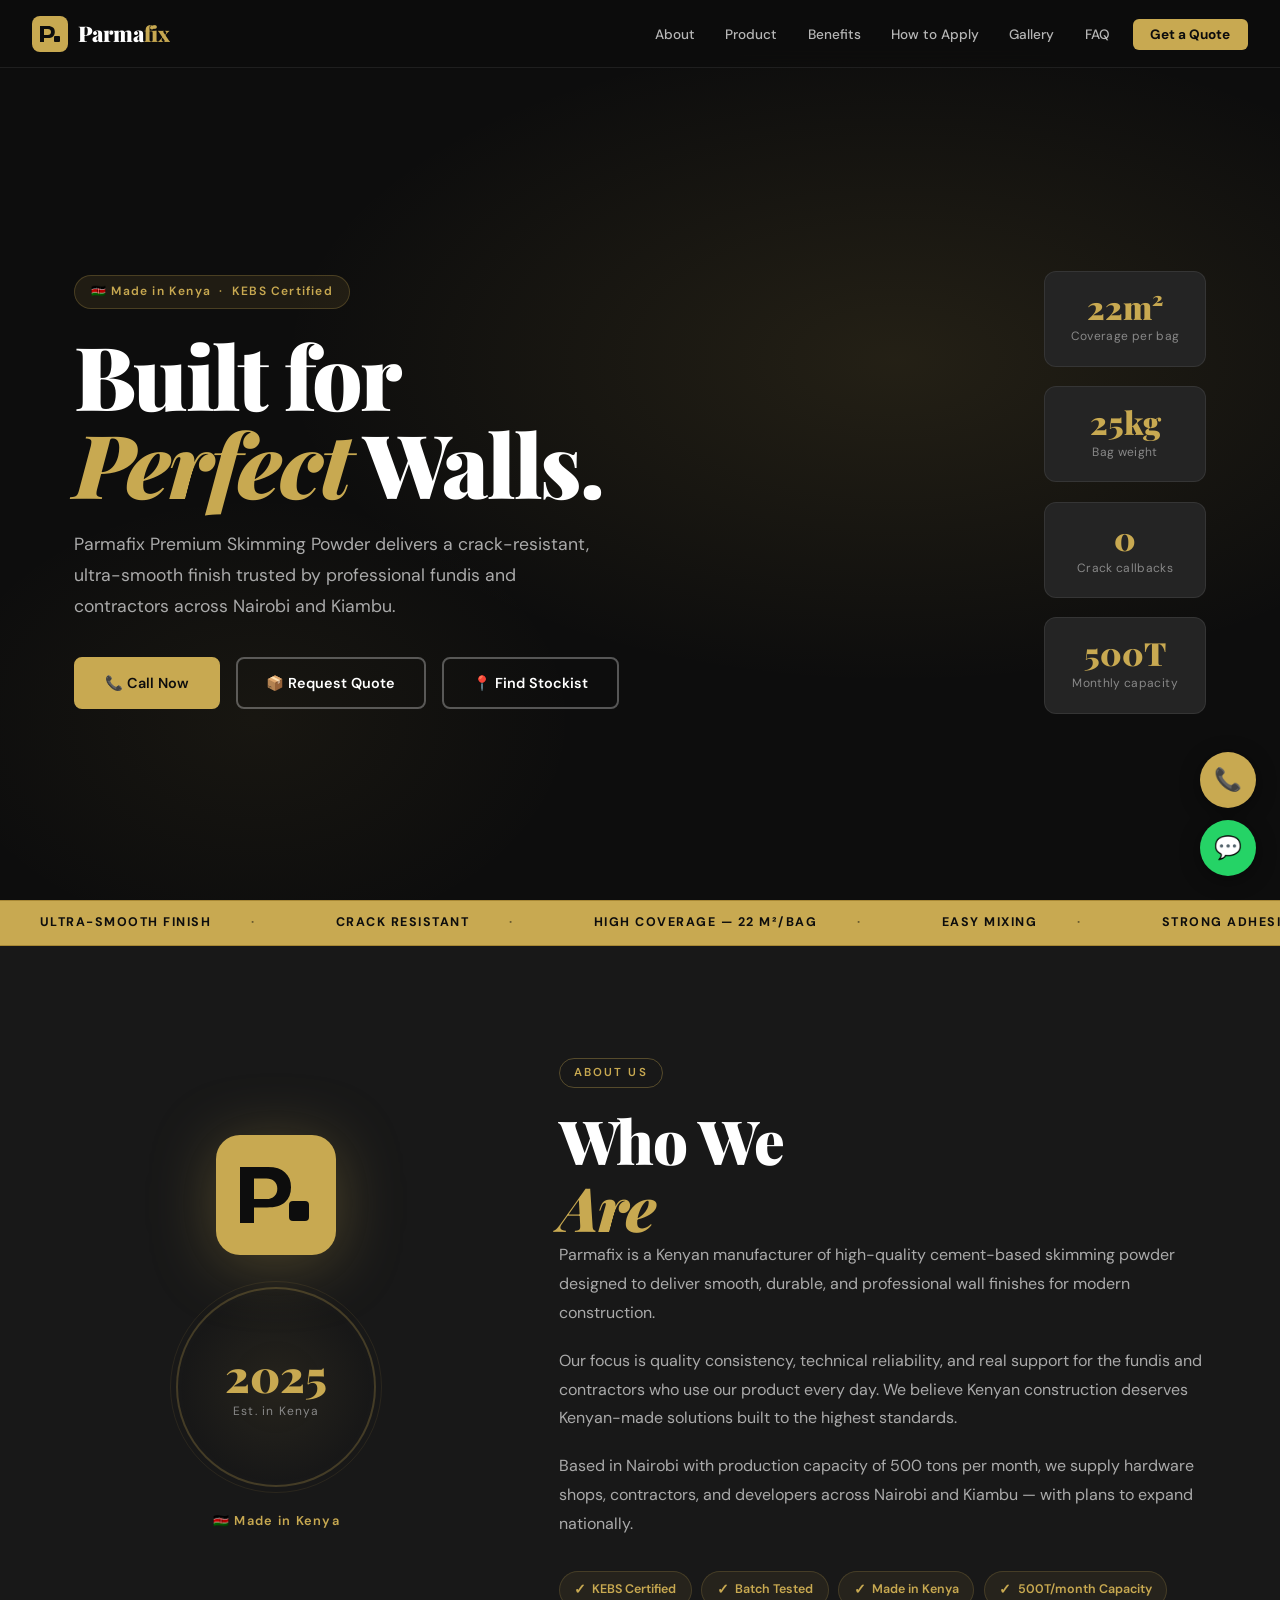
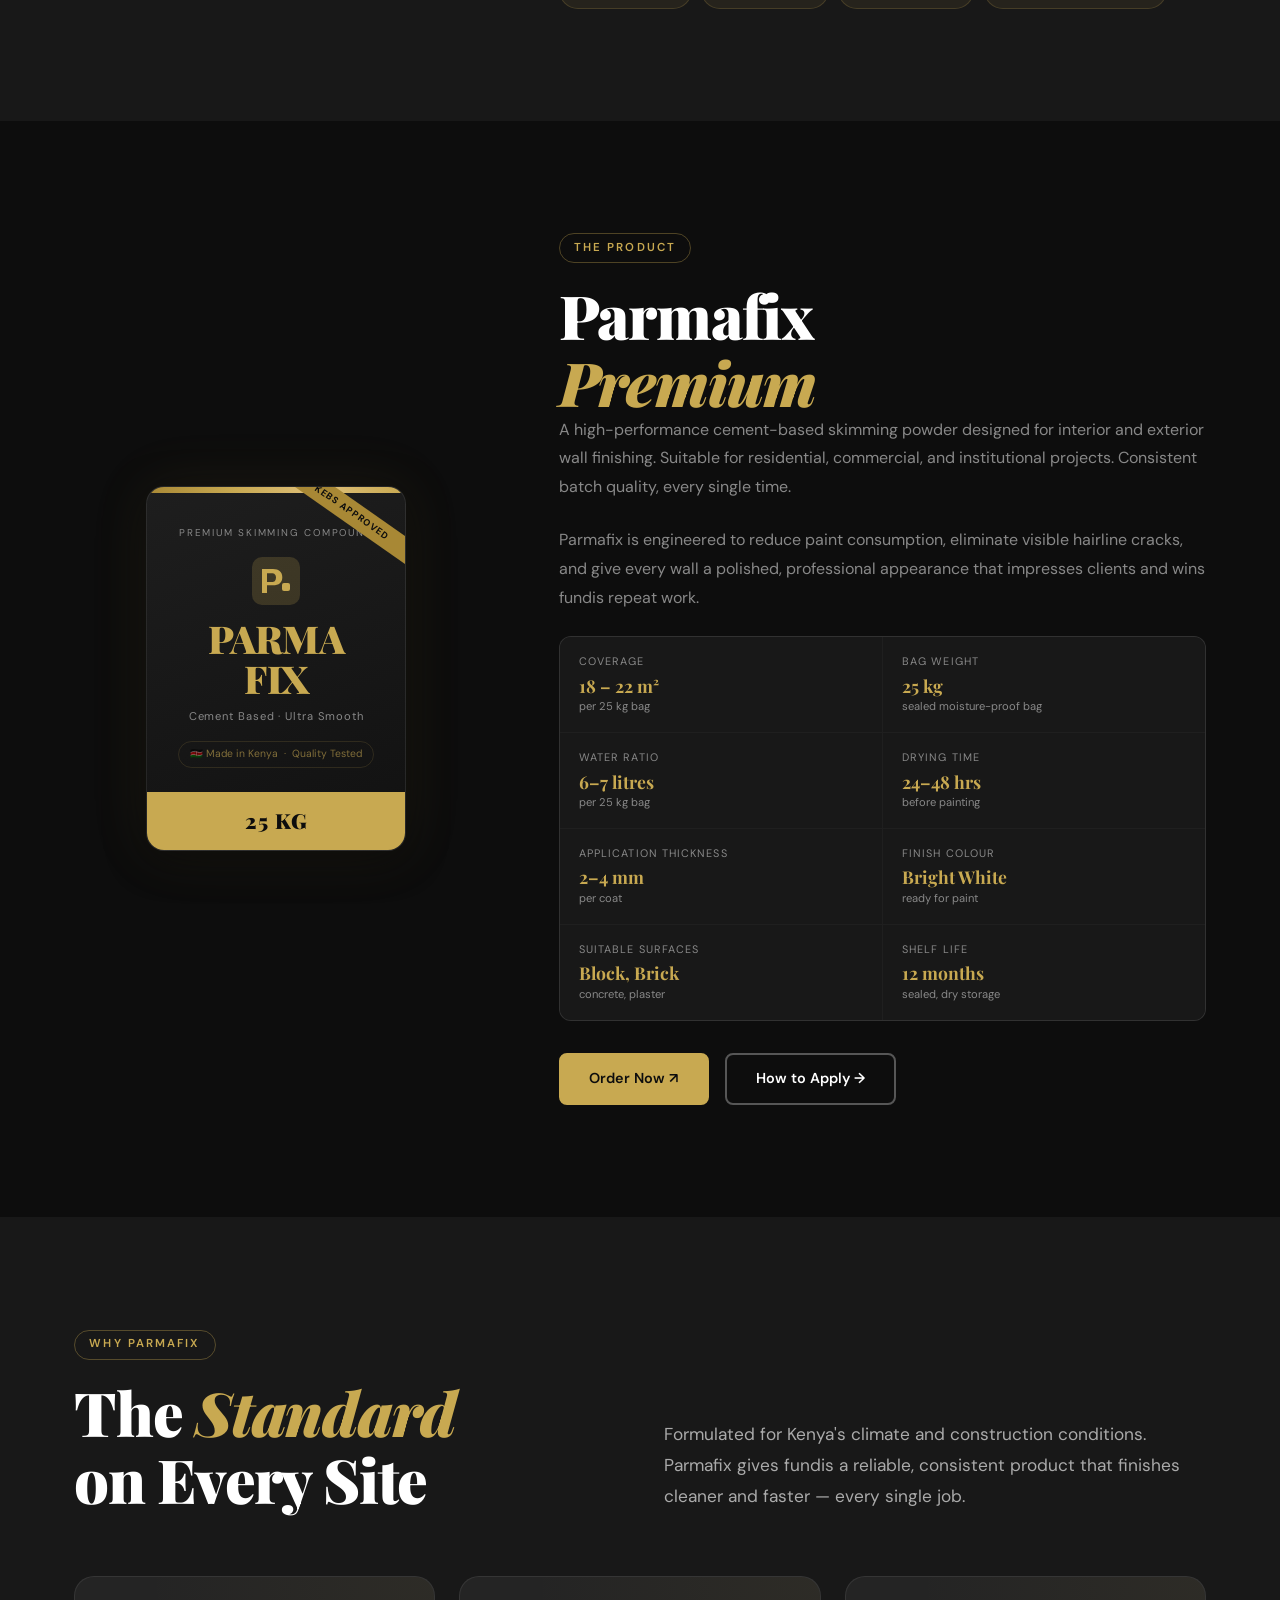
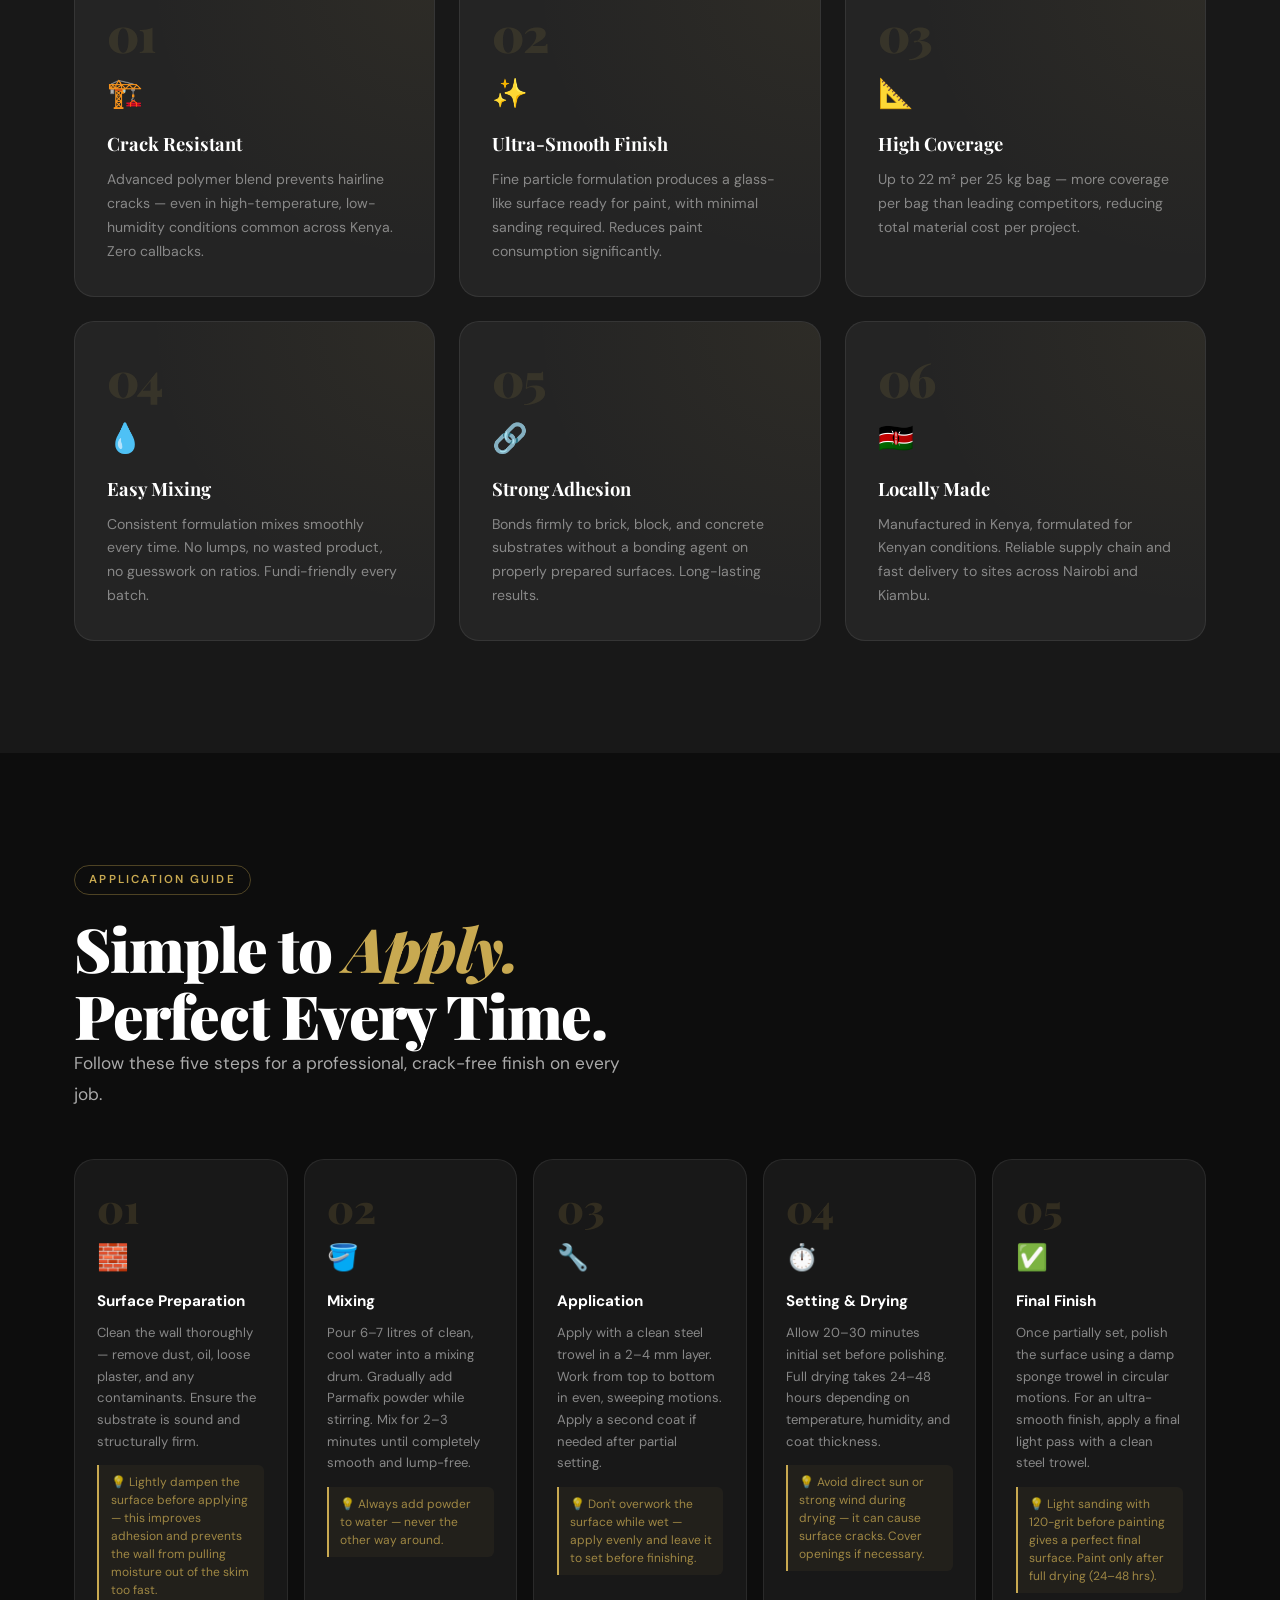
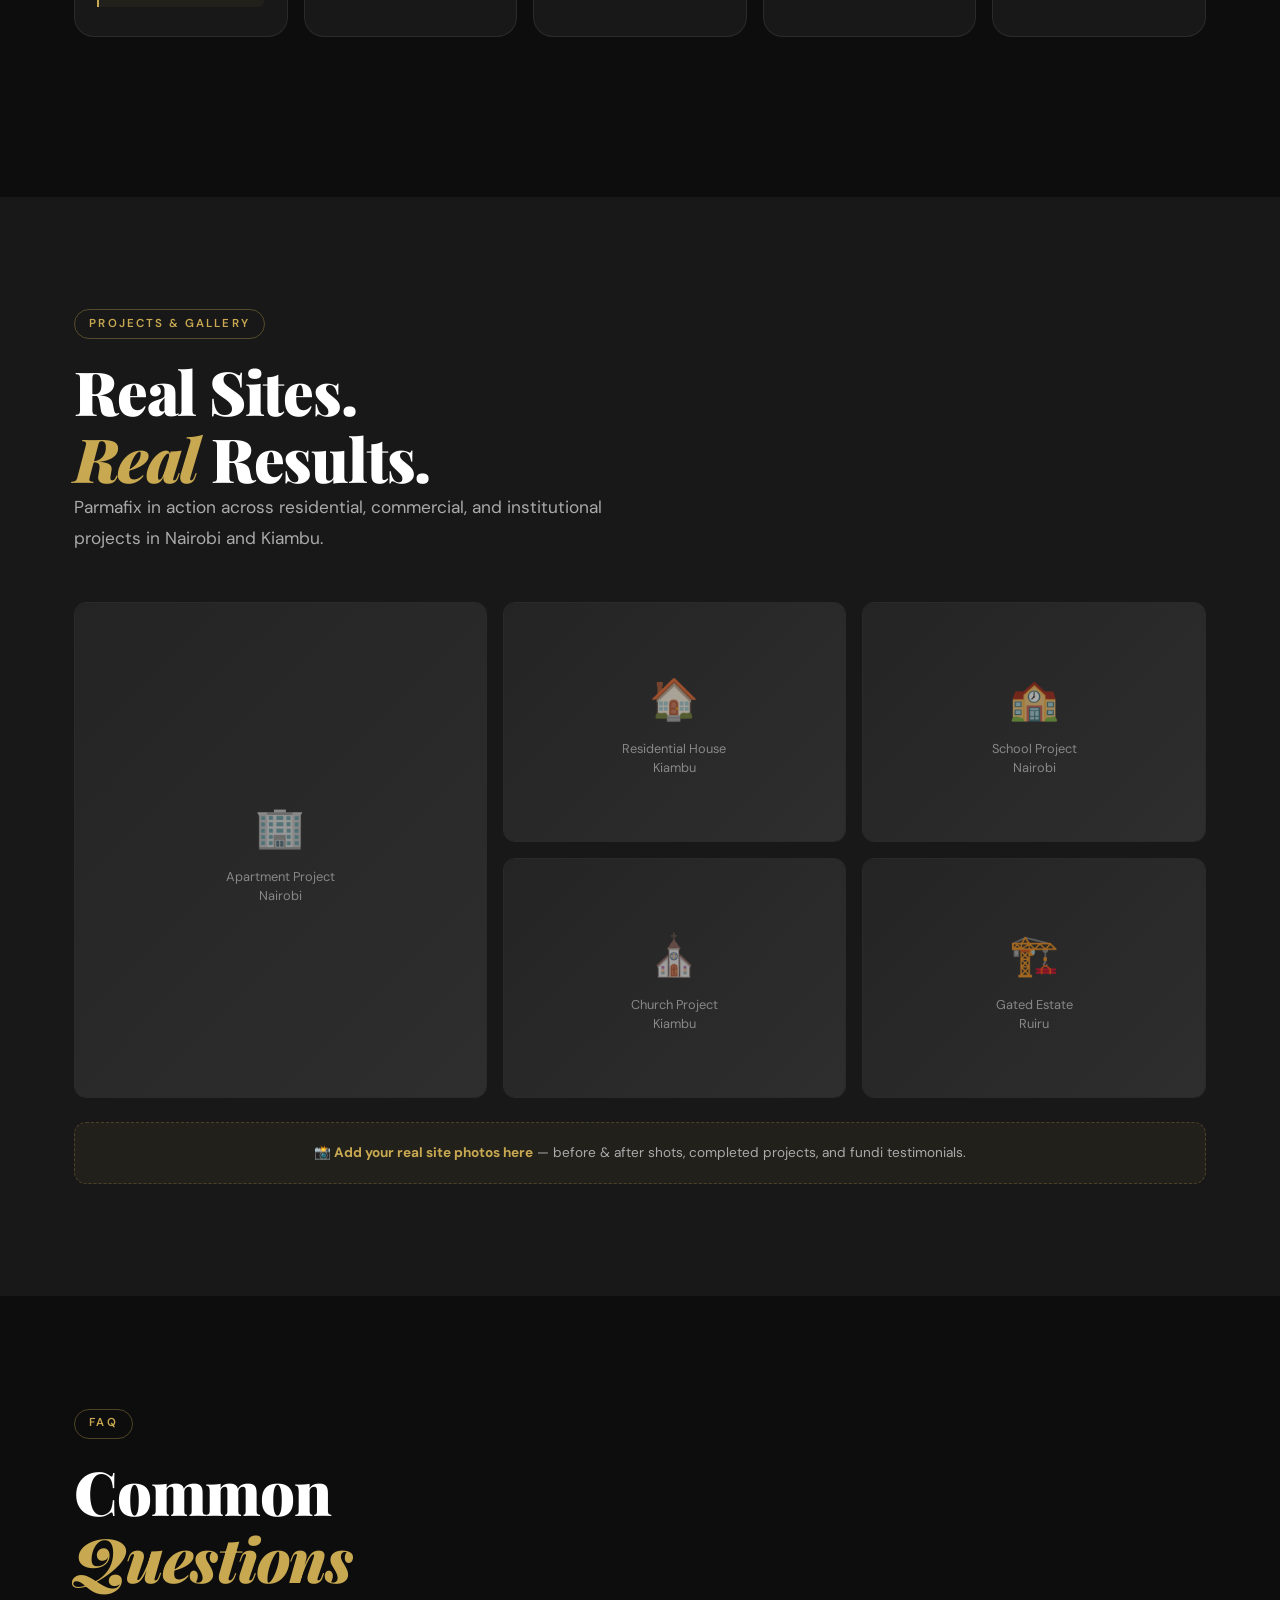
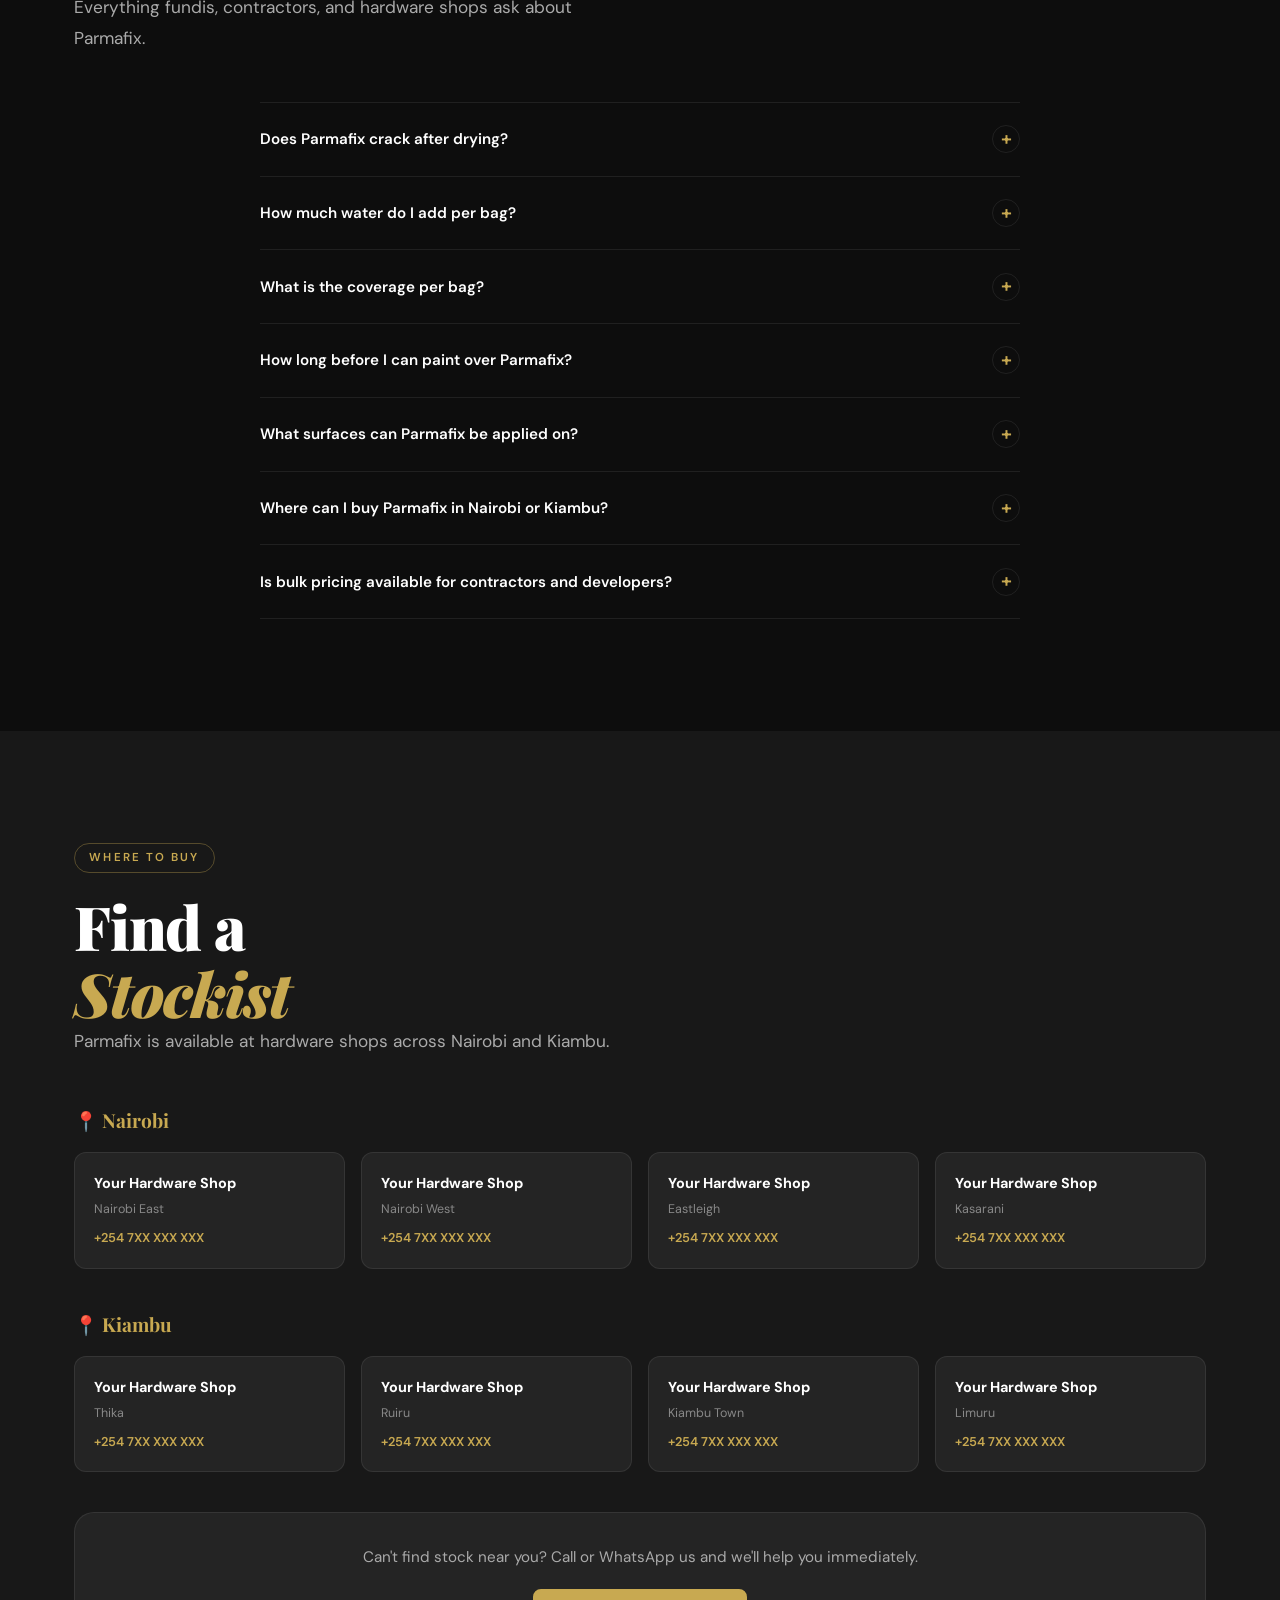
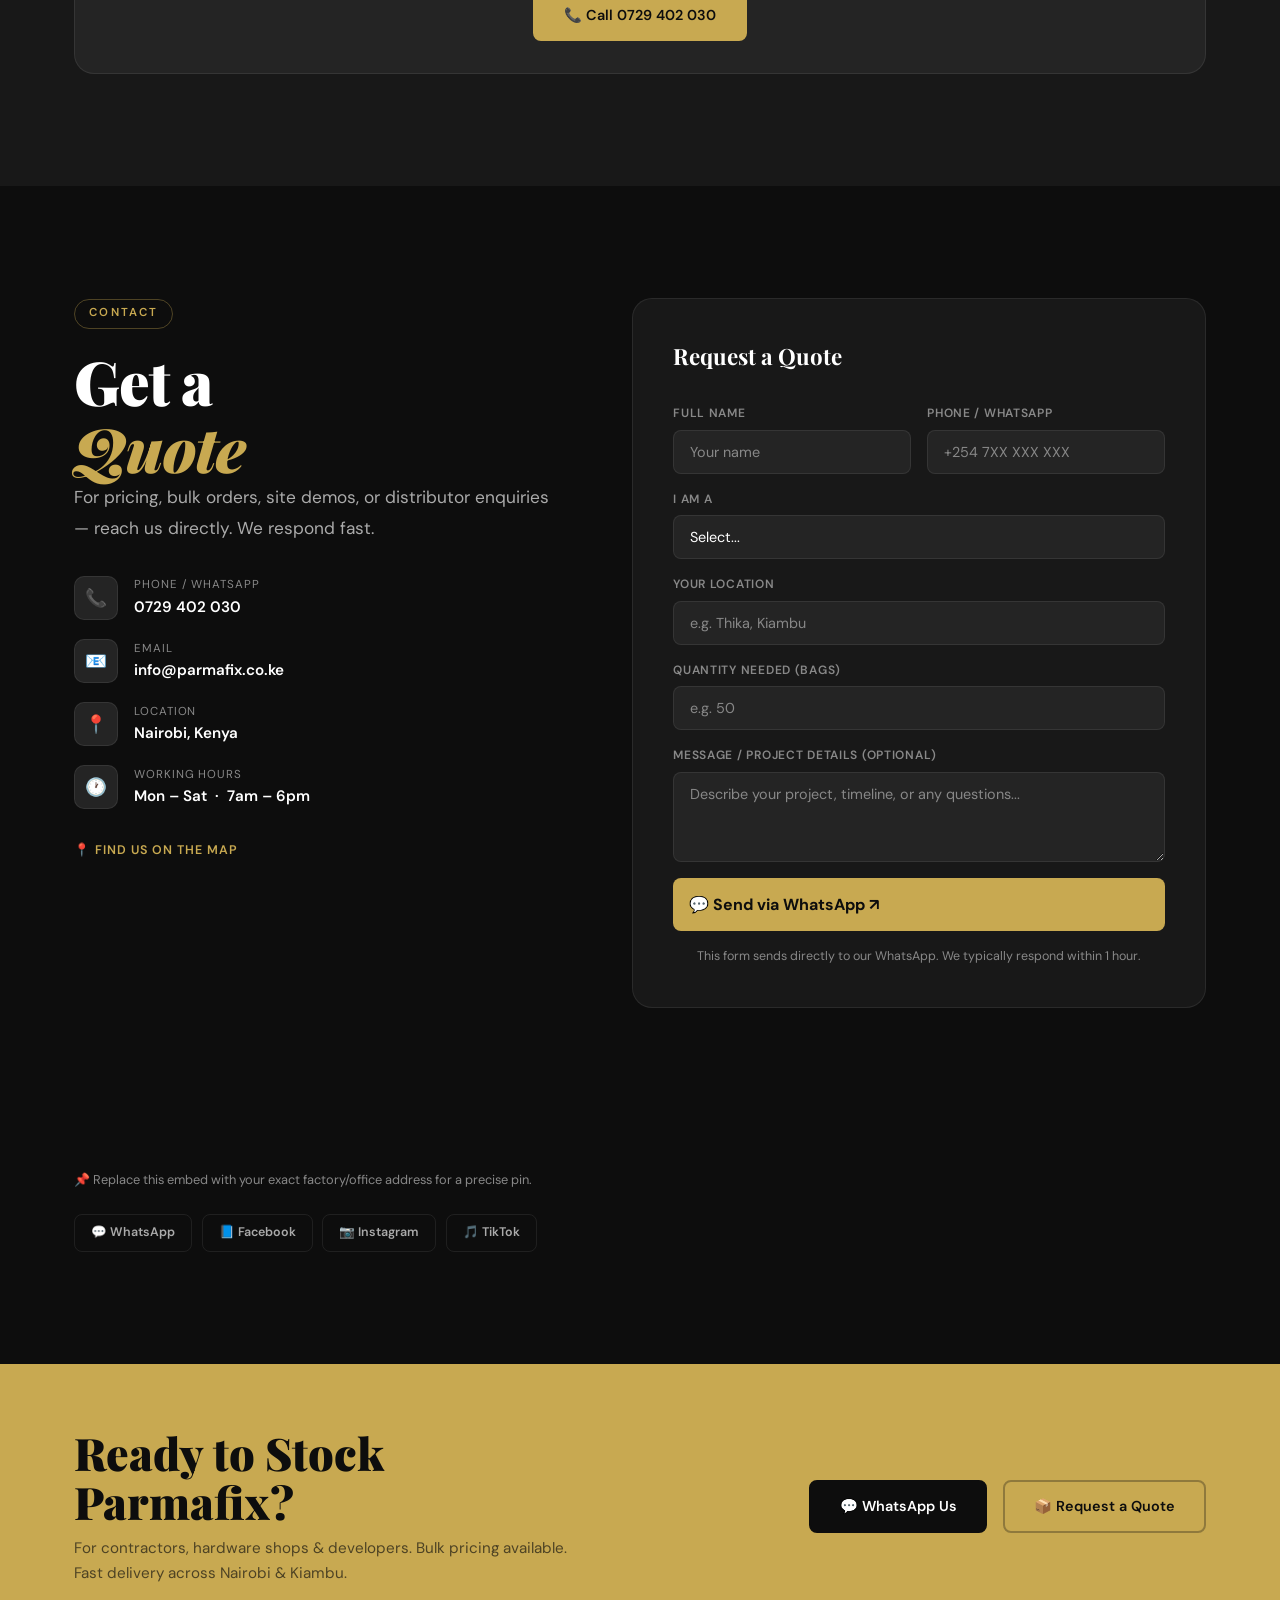
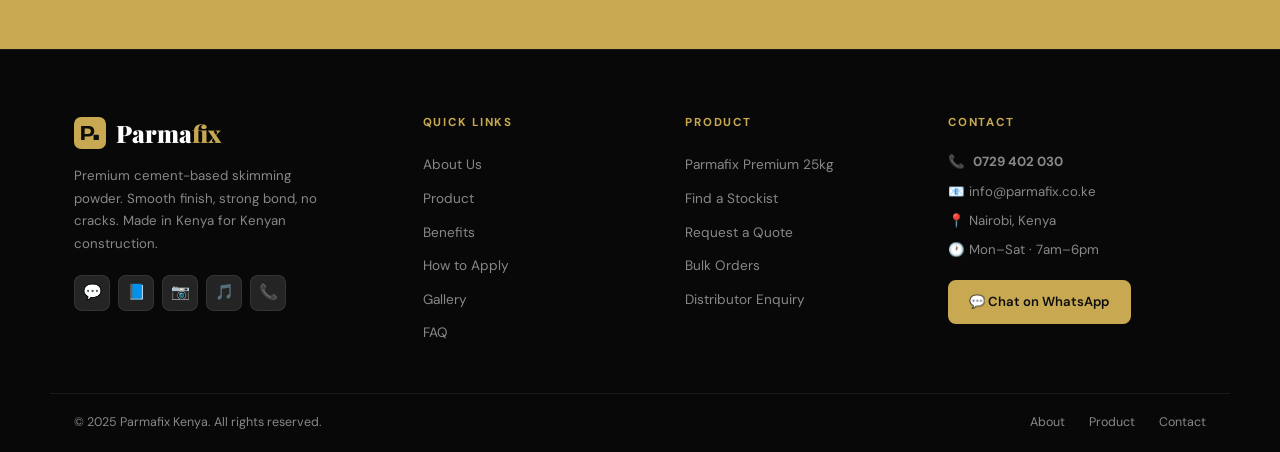
<file: images/index.html>
<!DOCTYPE html>
<html lang="en">
<head>
  <meta charset="UTF-8" />
  <meta name="viewport" content="width=device-width, initial-scale=1.0" />
  <meta name="description" content="Parmafix – Premium cement-based skimming powder. Smooth finish, crack resistant, high coverage. Made in Kenya. Trusted by fundis and contractors across Nairobi and Kiambu." />
  <meta name="keywords" content="skimming powder Kenya, skim coat Nairobi, cement skimming compound, wall finish Kenya, Parmafix" />
  <title>Parmafix – Premium Skimming Powder | Made in Kenya</title>
  <link rel="preconnect" href="https://fonts.googleapis.com">
  <link rel="preconnect" href="https://fonts.gstatic.com" crossorigin>
  <link href="https://fonts.googleapis.com/css2?family=Playfair+Display:ital,wght@0,700;0,900;1,700&family=DM+Sans:wght@300;400;500;600&display=swap" rel="stylesheet">
  <link rel="stylesheet" href="style.css" />
</head>
<body>

<!-- ===================== NAVBAR ===================== -->
<nav id="navbar">
  <a href="#hero" class="nav-logo">
    <div class="logo-mark">
      <svg width="36" height="36" viewBox="0 0 36 36" fill="none" xmlns="http://www.w3.org/2000/svg">
        <rect width="36" height="36" rx="8" fill="#C8A951"/>
        <path d="M8 26V10h8c2.2 0 3.9.5 5 1.6 1.2 1 1.8 2.5 1.8 4.4 0 1.9-.6 3.4-1.8 4.5-1.2 1-3 1.5-5.2 1.5H12v4H8zm4-7h3.8c1 0 1.8-.3 2.3-.8.6-.5.9-1.2.9-2.2 0-1-.3-1.7-.9-2.2-.5-.5-1.3-.8-2.3-.8H12v6z" fill="#0D0D0D"/>
        <rect x="22" y="20" width="6" height="6" rx="1" fill="#0D0D0D"/>
      </svg>
    </div>
    <span class="logo-text">Parma<em>fix</em></span>
  </a>
  <ul class="nav-links">
    <li><a href="#about">About</a></li>
    <li><a href="#product">Product</a></li>
    <li><a href="#benefits">Benefits</a></li>
    <li><a href="#apply">How to Apply</a></li>
    <li><a href="#gallery">Gallery</a></li>
    <li><a href="#faq">FAQ</a></li>
    <li><a href="#contact" class="nav-cta">Get a Quote</a></li>
  </ul>
  <div class="hamburger" id="hamburger" onclick="toggleMenu()">
    <span></span><span></span><span></span>
  </div>
</nav>

<!-- Mobile nav overlay -->
<div class="mobile-nav" id="mobileNav">
  <a href="#about" onclick="toggleMenu()">About</a>
  <a href="#product" onclick="toggleMenu()">Product</a>
  <a href="#benefits" onclick="toggleMenu()">Benefits</a>
  <a href="#apply" onclick="toggleMenu()">How to Apply</a>
  <a href="#gallery" onclick="toggleMenu()">Gallery</a>
  <a href="#faq" onclick="toggleMenu()">FAQ</a>
  <a href="#stockists" onclick="toggleMenu()">Stockists</a>
  <a href="#contact" onclick="toggleMenu()">Get a Quote</a>
</div>

<!-- ===================== HERO ===================== -->
<section id="hero">
  <div class="hero-noise"></div>
  <div class="hero-inner">
    <div class="hero-content">
      <div class="hero-badge">🇰🇪 Made in Kenya &nbsp;·&nbsp; KEBS Certified</div>
      <h1 class="hero-title">Built for<br><em>Perfect</em> Walls.</h1>
      <p class="hero-sub">
        Parmafix Premium Skimming Powder delivers a crack-resistant,
        ultra-smooth finish trusted by professional fundis and contractors
        across Nairobi and Kiambu.
      </p>
      <div class="hero-actions">
        <a href="tel:0729402030" class="btn btn-gold">📞 Call Now</a>
        <a href="#contact" class="btn btn-outline">📦 Request Quote</a>
        <a href="#stockists" class="btn btn-outline">📍 Find Stockist</a>
      </div>
    </div>
    <div class="hero-stats">
      <div class="hstat">
        <div class="hstat-num">22m²</div>
        <div class="hstat-label">Coverage per bag</div>
      </div>
      <div class="hstat">
        <div class="hstat-num">25kg</div>
        <div class="hstat-label">Bag weight</div>
      </div>
      <div class="hstat">
        <div class="hstat-num">0</div>
        <div class="hstat-label">Crack callbacks</div>
      </div>
      <div class="hstat">
        <div class="hstat-num">500T</div>
        <div class="hstat-label">Monthly capacity</div>
      </div>
    </div>
  </div>
</section>

<!-- ===================== TICKER ===================== -->
<div class="strip">
  <div class="strip-track">
    <div class="strip-item">Ultra-Smooth Finish</div>
    <div class="strip-item">Crack Resistant</div>
    <div class="strip-item">High Coverage — 22 m²/bag</div>
    <div class="strip-item">Easy Mixing</div>
    <div class="strip-item">Strong Adhesion</div>
    <div class="strip-item">Made in Kenya 🇰🇪</div>
    <div class="strip-item">KEBS Certified</div>
    <div class="strip-item">Fundi Approved</div>
    <div class="strip-item">Ultra-Smooth Finish</div>
    <div class="strip-item">Crack Resistant</div>
    <div class="strip-item">High Coverage — 22 m²/bag</div>
    <div class="strip-item">Easy Mixing</div>
    <div class="strip-item">Strong Adhesion</div>
    <div class="strip-item">Made in Kenya 🇰🇪</div>
    <div class="strip-item">KEBS Certified</div>
    <div class="strip-item">Fundi Approved</div>
  </div>
</div>

<!-- ===================== ABOUT ===================== -->
<section id="about">
  <div class="container">
    <div class="about-layout">
      <div class="about-visual reveal">
        <div class="about-logo-large">
          <svg width="120" height="120" viewBox="0 0 120 120" fill="none" xmlns="http://www.w3.org/2000/svg">
            <rect width="120" height="120" rx="24" fill="#C8A951"/>
            <path d="M24 88V32h28c7.5 0 13.2 1.8 17 5.4 4 3.5 6 8.4 6 14.8 0 6.4-2 11.4-6 15-4 3.5-10 5.2-18 5.2H38v15.6H24zm14-24h12.5c3.4 0 6-.9 7.8-2.8 2-1.8 3-4.3 3-7.5s-1-5.7-3-7.5c-1.8-1.8-4.4-2.7-7.8-2.7H38v20.5z" fill="#0D0D0D"/>
            <rect x="73" y="66" width="20" height="20" rx="4" fill="#0D0D0D"/>
          </svg>
        </div>
        <div class="about-ring">
          <div class="about-inner">
            <div class="about-year">2025</div>
            <div class="about-year-label">Est. in Kenya</div>
          </div>
        </div>
        <div class="about-made">🇰🇪 Made in Kenya</div>
      </div>
      <div class="about-text reveal">
        <div class="section-tag">About Us</div>
        <h2 class="headline">Who We<br><em>Are</em></h2>
        <p>Parmafix is a Kenyan manufacturer of high-quality cement-based skimming powder designed to deliver smooth, durable, and professional wall finishes for modern construction.</p>
        <p>Our focus is quality consistency, technical reliability, and real support for the fundis and contractors who use our product every day. We believe Kenyan construction deserves Kenyan-made solutions built to the highest standards.</p>
        <p>Based in Nairobi with production capacity of 500 tons per month, we supply hardware shops, contractors, and developers across Nairobi and Kiambu — with plans to expand nationally.</p>
        <div class="trust-badges">
          <div class="badge"><span>✓</span> KEBS Certified</div>
          <div class="badge"><span>✓</span> Batch Tested</div>
          <div class="badge"><span>✓</span> Made in Kenya</div>
          <div class="badge"><span>✓</span> 500T/month Capacity</div>
        </div>
      </div>
    </div>
  </div>
</section>

<!-- ===================== PRODUCT ===================== -->
<section id="product">
  <div class="container">
    <div class="product-layout">
      <div class="bag-wrap reveal">
        <div class="bag">
          <div class="bag-stripe"></div>
          <div class="bag-inner">
            <div class="bag-tag">Premium Skimming Compound</div>
            <div class="bag-logo-icon">
              <svg width="48" height="48" viewBox="0 0 48 48" fill="none" xmlns="http://www.w3.org/2000/svg">
                <rect width="48" height="48" rx="10" fill="rgba(200,169,81,0.2)"/>
                <path d="M10 36V12h11c3 0 5.3.7 6.9 2.2 1.6 1.4 2.4 3.4 2.4 6s-.8 4.6-2.4 6c-1.6 1.4-4 2.1-7.2 2.1H15v7.7H10zm5-11h4.8c1.4 0 2.4-.4 3.1-1.1.7-.8 1.1-1.9 1.1-3.3s-.4-2.5-1.1-3.2c-.7-.8-1.8-1.1-3.1-1.1H15V25z" fill="#C8A951"/>
                <rect x="30" y="26" width="8" height="8" rx="2" fill="#C8A951"/>
              </svg>
            </div>
            <div class="bag-name">PARMA<br>FIX</div>
            <div class="bag-sub">Cement Based · Ultra Smooth</div>
            <div class="bag-cert">🇰🇪 Made in Kenya &nbsp;·&nbsp; Quality Tested</div>
          </div>
          <div class="bag-bottom">25 KG</div>
          <div class="bag-corner">KEBS Approved</div>
        </div>
      </div>
      <div class="product-info reveal">
        <div class="section-tag">The Product</div>
        <h2 class="headline">Parmafix<br><em>Premium</em></h2>
        <p style="color:var(--muted); margin-bottom:1.5rem; line-height:1.8;">
          A high-performance cement-based skimming powder designed for interior and exterior
          wall finishing. Suitable for residential, commercial, and institutional projects.
          Consistent batch quality, every single time.
        </p>
        <p style="color:var(--muted); margin-bottom:1.5rem; line-height:1.8;">
          Parmafix is engineered to reduce paint consumption, eliminate visible hairline
          cracks, and give every wall a polished, professional appearance that impresses
          clients and wins fundis repeat work.
        </p>

        <div class="specs-grid">
          <div class="spec-cell">
            <div class="spec-key">Coverage</div>
            <div class="spec-val">18 – 22 m²</div>
            <div class="spec-note">per 25 kg bag</div>
          </div>
          <div class="spec-cell">
            <div class="spec-key">Bag Weight</div>
            <div class="spec-val">25 kg</div>
            <div class="spec-note">sealed moisture-proof bag</div>
          </div>
          <div class="spec-cell">
            <div class="spec-key">Water Ratio</div>
            <div class="spec-val">6–7 litres</div>
            <div class="spec-note">per 25 kg bag</div>
          </div>
          <div class="spec-cell">
            <div class="spec-key">Drying Time</div>
            <div class="spec-val">24–48 hrs</div>
            <div class="spec-note">before painting</div>
          </div>
          <div class="spec-cell">
            <div class="spec-key">Application Thickness</div>
            <div class="spec-val">2–4 mm</div>
            <div class="spec-note">per coat</div>
          </div>
          <div class="spec-cell">
            <div class="spec-key">Finish Colour</div>
            <div class="spec-val">Bright White</div>
            <div class="spec-note">ready for paint</div>
          </div>
          <div class="spec-cell">
            <div class="spec-key">Suitable Surfaces</div>
            <div class="spec-val">Block, Brick</div>
            <div class="spec-note">concrete, plaster</div>
          </div>
          <div class="spec-cell">
            <div class="spec-key">Shelf Life</div>
            <div class="spec-val">12 months</div>
            <div class="spec-note">sealed, dry storage</div>
          </div>
        </div>

        <div style="display:flex; gap:1rem; flex-wrap:wrap; margin-top:0.5rem;">
          <a href="#contact" class="btn btn-gold">Order Now ↗</a>
          <a href="#apply" class="btn btn-outline">How to Apply →</a>
        </div>
      </div>
    </div>
  </div>
</section>

<!-- ===================== BENEFITS ===================== -->
<section id="benefits">
  <div class="container">
    <div class="benefits-top reveal">
      <div>
        <div class="section-tag">Why Parmafix</div>
        <h2 class="headline">The <em>Standard</em><br>on Every Site</h2>
      </div>
      <p class="lead" style="margin-bottom:0;">
        Formulated for Kenya's climate and construction conditions.
        Parmafix gives fundis a reliable, consistent product that finishes
        cleaner and faster — every single job.
      </p>
    </div>
    <div class="benefits-grid">
      <div class="benefit-card reveal">
        <div class="bc-num">01</div>
        <div class="bc-icon">🏗️</div>
        <div class="bc-title">Crack Resistant</div>
        <p class="bc-desc">Advanced polymer blend prevents hairline cracks — even in high-temperature, low-humidity conditions common across Kenya. Zero callbacks.</p>
      </div>
      <div class="benefit-card reveal">
        <div class="bc-num">02</div>
        <div class="bc-icon">✨</div>
        <div class="bc-title">Ultra-Smooth Finish</div>
        <p class="bc-desc">Fine particle formulation produces a glass-like surface ready for paint, with minimal sanding required. Reduces paint consumption significantly.</p>
      </div>
      <div class="benefit-card reveal">
        <div class="bc-num">03</div>
        <div class="bc-icon">📐</div>
        <div class="bc-title">High Coverage</div>
        <p class="bc-desc">Up to 22 m² per 25 kg bag — more coverage per bag than leading competitors, reducing total material cost per project.</p>
      </div>
      <div class="benefit-card reveal">
        <div class="bc-num">04</div>
        <div class="bc-icon">💧</div>
        <div class="bc-title">Easy Mixing</div>
        <p class="bc-desc">Consistent formulation mixes smoothly every time. No lumps, no wasted product, no guesswork on ratios. Fundi-friendly every batch.</p>
      </div>
      <div class="benefit-card reveal">
        <div class="bc-num">05</div>
        <div class="bc-icon">🔗</div>
        <div class="bc-title">Strong Adhesion</div>
        <p class="bc-desc">Bonds firmly to brick, block, and concrete substrates without a bonding agent on properly prepared surfaces. Long-lasting results.</p>
      </div>
      <div class="benefit-card reveal">
        <div class="bc-num">06</div>
        <div class="bc-icon">🇰🇪</div>
        <div class="bc-title">Locally Made</div>
        <p class="bc-desc">Manufactured in Kenya, formulated for Kenyan conditions. Reliable supply chain and fast delivery to sites across Nairobi and Kiambu.</p>
      </div>
    </div>
  </div>
</section>

<!-- ===================== HOW TO APPLY ===================== -->
<section id="apply">
  <div class="container">
    <div class="reveal">
      <div class="section-tag">Application Guide</div>
      <h2 class="headline">Simple to <em>Apply.</em><br>Perfect Every Time.</h2>
      <p class="lead">Follow these five steps for a professional, crack-free finish on every job.</p>
    </div>
    <div class="steps-wrap reveal">
      <div class="step">
        <div class="step-num">01</div>
        <span class="step-icon">🧱</span>
        <div class="step-title">Surface Preparation</div>
        <p class="step-desc">Clean the wall thoroughly — remove dust, oil, loose plaster, and any contaminants. Ensure the substrate is sound and structurally firm.</p>
        <div class="step-tip">💡 Lightly dampen the surface before applying — this improves adhesion and prevents the wall from pulling moisture out of the skim too fast.</div>
      </div>
      <div class="step">
        <div class="step-num">02</div>
        <span class="step-icon">🪣</span>
        <div class="step-title">Mixing</div>
        <p class="step-desc">Pour 6–7 litres of clean, cool water into a mixing drum. Gradually add Parmafix powder while stirring. Mix for 2–3 minutes until completely smooth and lump-free.</p>
        <div class="step-tip">💡 Always add powder to water — never the other way around.</div>
      </div>
      <div class="step">
        <div class="step-num">03</div>
        <span class="step-icon">🔧</span>
        <div class="step-title">Application</div>
        <p class="step-desc">Apply with a clean steel trowel in a 2–4 mm layer. Work from top to bottom in even, sweeping motions. Apply a second coat if needed after partial setting.</p>
        <div class="step-tip">💡 Don't overwork the surface while wet — apply evenly and leave it to set before finishing.</div>
      </div>
      <div class="step">
        <div class="step-num">04</div>
        <span class="step-icon">⏱️</span>
        <div class="step-title">Setting &amp; Drying</div>
        <p class="step-desc">Allow 20–30 minutes initial set before polishing. Full drying takes 24–48 hours depending on temperature, humidity, and coat thickness.</p>
        <div class="step-tip">💡 Avoid direct sun or strong wind during drying — it can cause surface cracks. Cover openings if necessary.</div>
      </div>
      <div class="step">
        <div class="step-num">05</div>
        <span class="step-icon">✅</span>
        <div class="step-title">Final Finish</div>
        <p class="step-desc">Once partially set, polish the surface using a damp sponge trowel in circular motions. For an ultra-smooth finish, apply a final light pass with a clean steel trowel.</p>
        <div class="step-tip">💡 Light sanding with 120-grit before painting gives a perfect final surface. Paint only after full drying (24–48 hrs).</div>
      </div>
    </div>
  </div>
</section>

<!-- ===================== GALLERY ===================== -->
<section id="gallery">
  <div class="container">
    <div class="reveal">
      <div class="section-tag">Projects &amp; Gallery</div>
      <h2 class="headline">Real Sites.<br><em>Real</em> Results.</h2>
      <p class="lead">Parmafix in action across residential, commercial, and institutional projects in Nairobi and Kiambu.</p>
    </div>
    <div class="gallery-grid reveal">
      <div class="gallery-item tall">
        <div class="gallery-placeholder">
          <div class="gp-icon">🏢</div>
          <div class="gp-text">Apartment Project<br>Nairobi</div>
        </div>
        <div class="gallery-overlay">
          <div class="overlay-tag">Residential · Nairobi CBD</div>
        </div>
      </div>
      <div class="gallery-item">
        <div class="gallery-placeholder">
          <div class="gp-icon">🏠</div>
          <div class="gp-text">Residential House<br>Kiambu</div>
        </div>
        <div class="gallery-overlay">
          <div class="overlay-tag">Residential · Kiambu</div>
        </div>
      </div>
      <div class="gallery-item">
        <div class="gallery-placeholder">
          <div class="gp-icon">🏫</div>
          <div class="gp-text">School Project<br>Nairobi</div>
        </div>
        <div class="gallery-overlay">
          <div class="overlay-tag">Institutional · Nairobi</div>
        </div>
      </div>
      <div class="gallery-item">
        <div class="gallery-placeholder">
          <div class="gp-icon">⛪</div>
          <div class="gp-text">Church Project<br>Kiambu</div>
        </div>
        <div class="gallery-overlay">
          <div class="overlay-tag">Commercial · Kiambu</div>
        </div>
      </div>
      <div class="gallery-item">
        <div class="gallery-placeholder">
          <div class="gp-icon">🏗️</div>
          <div class="gp-text">Gated Estate<br>Ruiru</div>
        </div>
        <div class="gallery-overlay">
          <div class="overlay-tag">Developer · Ruiru</div>
        </div>
      </div>
    </div>
    <div class="gallery-note reveal">
      <strong>📸 Add your real site photos here</strong> — before &amp; after shots, completed projects, and fundi testimonials.
    </div>
  </div>
</section>

<!-- ===================== FAQ ===================== -->
<section id="faq">
  <div class="container">
    <div class="reveal">
      <div class="section-tag">FAQ</div>
      <h2 class="headline">Common<br><em>Questions</em></h2>
      <p class="lead">Everything fundis, contractors, and hardware shops ask about Parmafix.</p>
    </div>
    <div class="faq-list reveal">
      <div class="faq-item">
        <div class="faq-q" onclick="toggleFaq(this)">
          Does Parmafix crack after drying?
          <div class="faq-icon">+</div>
        </div>
        <div class="faq-a">No. Parmafix contains a polymer blend specifically formulated to resist hairline cracking — even in Kenya's heat and humidity changes. Provided the surface is properly prepared and the correct water ratio is used, cracking is not a concern.</div>
      </div>
      <div class="faq-item">
        <div class="faq-q" onclick="toggleFaq(this)">
          How much water do I add per bag?
          <div class="faq-icon">+</div>
        </div>
        <div class="faq-a">Add 6–7 litres of clean, cool water per 25 kg bag. Always add the powder gradually to the water and mix for 2–3 minutes until smooth and lump-free.</div>
      </div>
      <div class="faq-item">
        <div class="faq-q" onclick="toggleFaq(this)">
          What is the coverage per bag?
          <div class="faq-icon">+</div>
        </div>
        <div class="faq-a">One 25 kg bag covers 18–22 m² at a 2–4 mm application thickness. Coverage varies slightly depending on surface texture and application technique.</div>
      </div>
      <div class="faq-item">
        <div class="faq-q" onclick="toggleFaq(this)">
          How long before I can paint over Parmafix?
          <div class="faq-icon">+</div>
        </div>
        <div class="faq-a">Allow a minimum of 24–48 hours for the skim to fully dry before painting. Always wait for a fully white, dry surface.</div>
      </div>
      <div class="faq-item">
        <div class="faq-q" onclick="toggleFaq(this)">
          What surfaces can Parmafix be applied on?
          <div class="faq-icon">+</div>
        </div>
        <div class="faq-a">Parmafix works on concrete walls, sand cement plaster, blocks, and brick. The surface must be clean, dry, and structurally sound.</div>
      </div>
      <div class="faq-item">
        <div class="faq-q" onclick="toggleFaq(this)">
          Where can I buy Parmafix in Nairobi or Kiambu?
          <div class="faq-icon">+</div>
        </div>
        <div class="faq-a">Parmafix is stocked at hardware shops across Nairobi and Kiambu. Call/WhatsApp us at 0729 402 030 and we'll direct you to the closest stockist or arrange delivery.</div>
      </div>
      <div class="faq-item">
        <div class="faq-q" onclick="toggleFaq(this)">
          Is bulk pricing available for contractors and developers?
          <div class="faq-icon">+</div>
        </div>
        <div class="faq-a">Yes. Parmafix offers competitive bulk pricing for contractors, developers, and hardware shops. Contact us on 0729 402 030 or use the quote form below.</div>
      </div>
    </div>
  </div>
</section>

<!-- ===================== STOCKISTS ===================== -->
<section id="stockists">
  <div class="container">
    <div class="stockist-intro reveal">
      <div class="section-tag">Where to Buy</div>
      <h2 class="headline">Find a<br><em>Stockist</em></h2>
      <p class="lead">Parmafix is available at hardware shops across Nairobi and Kiambu.</p>
    </div>
    <div class="region-block reveal">
      <div class="region-title">📍 Nairobi</div>
      <div class="stockist-list">
        <div class="stockist-card">
          <div class="sc-name">Your Hardware Shop</div>
          <div class="sc-area">Nairobi East</div>
          <div class="sc-phone">+254 7XX XXX XXX</div>
        </div>
        <div class="stockist-card">
          <div class="sc-name">Your Hardware Shop</div>
          <div class="sc-area">Nairobi West</div>
          <div class="sc-phone">+254 7XX XXX XXX</div>
        </div>
        <div class="stockist-card">
          <div class="sc-name">Your Hardware Shop</div>
          <div class="sc-area">Eastleigh</div>
          <div class="sc-phone">+254 7XX XXX XXX</div>
        </div>
        <div class="stockist-card">
          <div class="sc-name">Your Hardware Shop</div>
          <div class="sc-area">Kasarani</div>
          <div class="sc-phone">+254 7XX XXX XXX</div>
        </div>
      </div>
    </div>
    <div class="region-block reveal">
      <div class="region-title">📍 Kiambu</div>
      <div class="stockist-list">
        <div class="stockist-card">
          <div class="sc-name">Your Hardware Shop</div>
          <div class="sc-area">Thika</div>
          <div class="sc-phone">+254 7XX XXX XXX</div>
        </div>
        <div class="stockist-card">
          <div class="sc-name">Your Hardware Shop</div>
          <div class="sc-area">Ruiru</div>
          <div class="sc-phone">+254 7XX XXX XXX</div>
        </div>
        <div class="stockist-card">
          <div class="sc-name">Your Hardware Shop</div>
          <div class="sc-area">Kiambu Town</div>
          <div class="sc-phone">+254 7XX XXX XXX</div>
        </div>
        <div class="stockist-card">
          <div class="sc-name">Your Hardware Shop</div>
          <div class="sc-area">Limuru</div>
          <div class="sc-phone">+254 7XX XXX XXX</div>
        </div>
      </div>
    </div>
    <div class="stockist-cta reveal">
      <p>Can't find stock near you? Call or WhatsApp us and we'll help you immediately.</p>
      <a href="tel:0729402030" class="btn btn-gold">📞 Call 0729 402 030</a>
    </div>
  </div>
</section>

<!-- ===================== GET A QUOTE / CONTACT ===================== -->
<section id="contact">
  <div class="container">
    <div class="contact-layout">
      <div class="reveal">
        <div class="section-tag">Contact</div>
        <h2 class="headline">Get a<br><em>Quote</em></h2>
        <p class="lead">For pricing, bulk orders, site demos, or distributor enquiries — reach us directly. We respond fast.</p>
        <div class="contact-items">
          <div class="citem">
            <div class="citem-icon">📞</div>
            <div>
              <div class="citem-key">Phone / WhatsApp</div>
              <div class="citem-val"><a href="tel:0729402030" style="color:inherit;">0729 402 030</a></div>
            </div>
          </div>
          <div class="citem">
            <div class="citem-icon">📧</div>
            <div>
              <div class="citem-key">Email</div>
              <div class="citem-val"><a href="mailto:info@parmafix.co.ke" style="color:inherit;">info@parmafix.co.ke</a></div>
            </div>
          </div>
          <div class="citem">
            <div class="citem-icon">📍</div>
            <div>
              <div class="citem-key">Location</div>
              <div class="citem-val">Nairobi, Kenya</div>
            </div>
          </div>
          <div class="citem">
            <div class="citem-icon">🕐</div>
            <div>
              <div class="citem-key">Working Hours</div>
              <div class="citem-val">Mon – Sat &nbsp;·&nbsp; 7am – 6pm</div>
            </div>
          </div>
        </div>

        <!-- Google Map Embed -->
        <div class="map-wrap reveal">
          <div class="map-label">📍 Find Us on the Map</div>
          <iframe
            src="https://www.google.com/maps/embed?pb=!1m18!1m12!1m3!1d255281.19891433696!2d36.70730744179688!3d-1.3028617999999928!2m3!1f0!2f0!3f0!3m2!1i1024!2i768!4f13.1!3m3!1m2!1s0x182f1172d84d49a7%3A0xf7cf0254b297924c!2sNairobi%2C%20Kenya!5e0!3m2!1sen!2sus!4v1710000000000!5m2!1sen!2sus"
            width="100%"
            height="280"
            style="border:0; border-radius:12px;"
            allowfullscreen=""
            loading="lazy"
            referrerpolicy="no-referrer-when-downgrade"
            title="Parmafix Nairobi Location">
          </iframe>
          <p style="font-size:0.8rem; color:var(--muted); margin-top:0.5rem;">📌 Replace this embed with your exact factory/office address for a precise pin.</p>
        </div>

        <div class="social-row">
          <a href="https://wa.me/254729402030" class="social-btn wa" target="_blank">💬 WhatsApp</a>
          <a href="https://facebook.com/parmafix" class="social-btn fb" target="_blank">📘 Facebook</a>
          <a href="https://instagram.com/parmafix" class="social-btn ig" target="_blank">📷 Instagram</a>
          <a href="https://tiktok.com/@parmafix" class="social-btn tt" target="_blank">🎵 TikTok</a>
        </div>
      </div>

      <div class="form-wrap reveal">
        <div class="form-title">Request a Quote</div>
        <div class="form-row">
          <div class="form-group">
            <label for="name">Full Name</label>
            <input type="text" id="name" placeholder="Your name" />
          </div>
          <div class="form-group">
            <label for="phone">Phone / WhatsApp</label>
            <input type="tel" id="phone" placeholder="+254 7XX XXX XXX" />
          </div>
        </div>
        <div class="form-group">
          <label for="type">I am a</label>
          <select id="type">
            <option value="">Select...</option>
            <option>Fundi / Artisan</option>
            <option>Contractor</option>
            <option>Hardware Shop Owner</option>
            <option>Developer / Project Owner</option>
            <option>Other</option>
          </select>
        </div>
        <div class="form-group">
          <label for="location">Your Location</label>
          <input type="text" id="location" placeholder="e.g. Thika, Kiambu" />
        </div>
        <div class="form-group">
          <label for="qty">Quantity Needed (bags)</label>
          <input type="number" id="qty" placeholder="e.g. 50" />
        </div>
        <div class="form-group">
          <label for="msg">Message / Project Details (optional)</label>
          <textarea id="msg" placeholder="Describe your project, timeline, or any questions..."></textarea>
        </div>
        <button class="btn form-submit" onclick="sendWhatsApp()">
          💬 Send via WhatsApp ↗
        </button>
        <p style="font-size:0.78rem; color:var(--muted); margin-top:1rem; text-align:center;">
          This form sends directly to our WhatsApp. We typically respond within 1 hour.
        </p>
      </div>
    </div>
  </div>
</section>

<!-- ===================== CTA BAND ===================== -->
<section id="cta-band">
  <div class="container">
    <div class="cta-inner">
      <div>
        <h2>Ready to Stock<br>Parmafix?</h2>
        <p>For contractors, hardware shops &amp; developers. Bulk pricing available.<br>Fast delivery across Nairobi &amp; Kiambu.</p>
      </div>
      <div class="cta-buttons">
        <a href="https://wa.me/254729402030?text=Hello%20Parmafix!%20I%27d%20like%20to%20stock%20your%20product." class="btn btn-dark" target="_blank">💬 WhatsApp Us</a>
        <a href="#contact" class="btn btn-outline" style="border-color:rgba(13,13,13,0.3); color:var(--dark);">📦 Request a Quote</a>
      </div>
    </div>
  </div>
</section>

<!-- ===================== FOOTER ===================== -->
<footer>
  <div class="footer-top">
    <div>
      <div class="footer-brand-name">
        <a href="#hero" style="display:flex; align-items:center; gap:0.6rem; text-decoration:none;">
          <svg width="32" height="32" viewBox="0 0 36 36" fill="none" xmlns="http://www.w3.org/2000/svg">
            <rect width="36" height="36" rx="8" fill="#C8A951"/>
            <path d="M8 26V10h8c2.2 0 3.9.5 5 1.6 1.2 1 1.8 2.5 1.8 4.4 0 1.9-.6 3.4-1.8 4.5-1.2 1-3 1.5-5.2 1.5H12v4H8zm4-7h3.8c1 0 1.8-.3 2.3-.8.6-.5.9-1.2.9-2.2 0-1-.3-1.7-.9-2.2-.5-.5-1.3-.8-2.3-.8H12v6z" fill="#0D0D0D"/>
            <rect x="22" y="20" width="6" height="6" rx="1" fill="#0D0D0D"/>
          </svg>
          <span>Parma<span style="color:var(--gold)">fix</span></span>
        </a>
      </div>
      <p class="footer-tagline">Premium cement-based skimming powder. Smooth finish, strong bond, no cracks. Made in Kenya for Kenyan construction.</p>
      <div class="footer-socials">
        <a href="https://wa.me/254729402030" class="fsoc" target="_blank" title="WhatsApp">💬</a>
        <a href="https://facebook.com/parmafix" class="fsoc" target="_blank" title="Facebook">📘</a>
        <a href="https://instagram.com/parmafix" class="fsoc" target="_blank" title="Instagram">📷</a>
        <a href="https://tiktok.com/@parmafix" class="fsoc" target="_blank" title="TikTok">🎵</a>
        <a href="tel:0729402030" class="fsoc" title="Call Us">📞</a>
      </div>
    </div>
    <div class="footer-col">
      <h4>Quick Links</h4>
      <ul>
        <li><a href="#about">About Us</a></li>
        <li><a href="#product">Product</a></li>
        <li><a href="#benefits">Benefits</a></li>
        <li><a href="#apply">How to Apply</a></li>
        <li><a href="#gallery">Gallery</a></li>
        <li><a href="#faq">FAQ</a></li>
      </ul>
    </div>
    <div class="footer-col">
      <h4>Product</h4>
      <ul>
        <li><a href="#product">Parmafix Premium 25kg</a></li>
        <li><a href="#stockists">Find a Stockist</a></li>
        <li><a href="#contact">Request a Quote</a></li>
        <li><a href="#contact">Bulk Orders</a></li>
        <li><a href="#contact">Distributor Enquiry</a></li>
      </ul>
    </div>
    <div class="footer-col">
      <h4>Contact</h4>
      <div class="footer-contact-item">📞 <strong>0729 402 030</strong></div>
      <div class="footer-contact-item">📧 info@parmafix.co.ke</div>
      <div class="footer-contact-item">📍 Nairobi, Kenya</div>
      <div class="footer-contact-item">🕐 Mon–Sat · 7am–6pm</div>
      <div style="margin-top:1.2rem;">
        <a href="https://wa.me/254729402030?text=Hello%20Parmafix!" class="btn btn-gold" style="font-size:0.82rem; padding:0.6rem 1.2rem;" target="_blank">
          💬 Chat on WhatsApp
        </a>
      </div>
    </div>
  </div>
  <div class="footer-bottom">
    <div class="footer-copy">© 2025 Parmafix Kenya. All rights reserved.</div>
    <div class="footer-links-row">
      <a href="#about">About</a>
      <a href="#product">Product</a>
      <a href="#contact">Contact</a>
    </div>
  </div>
</footer>

<!-- ===================== FLOATING BUTTONS ===================== -->
<div class="float-group">
  <a href="tel:0729402030" class="float-btn float-call" title="Call Now">
    📞
    <span class="float-label">Call Now</span>
  </a>
  <a href="https://wa.me/254729402030?text=Hello%20Parmafix!%20I%20need%20a%20quote." class="float-btn float-wa" title="WhatsApp" target="_blank">
    💬
    <span class="float-label">WhatsApp</span>
  </a>
</div>

<!-- ===================== JAVASCRIPT ===================== -->
<script>
  function toggleMenu() {
    const ham = document.getElementById('hamburger');
    const nav = document.getElementById('mobileNav');
    ham.classList.toggle('open');
    nav.classList.toggle('open');
    document.body.style.overflow = nav.classList.contains('open') ? 'hidden' : '';
  }

  function toggleFaq(el) {
    const item = el.parentElement;
    const isOpen = item.classList.contains('open');
    document.querySelectorAll('.faq-item').forEach(i => i.classList.remove('open'));
    if (!isOpen) item.classList.add('open');
  }

  function sendWhatsApp() {
    const name     = document.getElementById('name').value.trim()     || 'Not provided';
    const phone    = document.getElementById('phone').value.trim()    || 'Not provided';
    const type     = document.getElementById('type').value            || 'Not specified';
    const location = document.getElementById('location').value.trim() || 'Not specified';
    const qty      = document.getElementById('qty').value.trim()      || 'Not specified';
    const msg      = document.getElementById('msg').value.trim()      || '';
    const text =
      `Hello Parmafix! 👋\n\n` +
      `Name: ${name}\n` +
      `Phone: ${phone}\n` +
      `I am a: ${type}\n` +
      `Location: ${location}\n` +
      `Bags needed: ${qty}\n` +
      (msg ? `Message: ${msg}` : '');
    window.open(`https://wa.me/254729402030?text=${encodeURIComponent(text)}`, '_blank');
  }

  const observer = new IntersectionObserver((entries) => {
    entries.forEach(e => {
      if (e.isIntersecting) {
        e.target.classList.add('visible');
        observer.unobserve(e.target);
      }
    });
  }, { threshold: 0.1, rootMargin: '0px 0px -40px 0px' });

  document.querySelectorAll('.reveal').forEach(el => observer.observe(el));

  window.addEventListener('scroll', () => {
    const nav = document.getElementById('navbar');
    nav.style.background = window.scrollY > 60
      ? 'rgba(13,13,13,0.98)'
      : 'rgba(13,13,13,0.93)';
  });
</script>
</body>
</html>
</file>
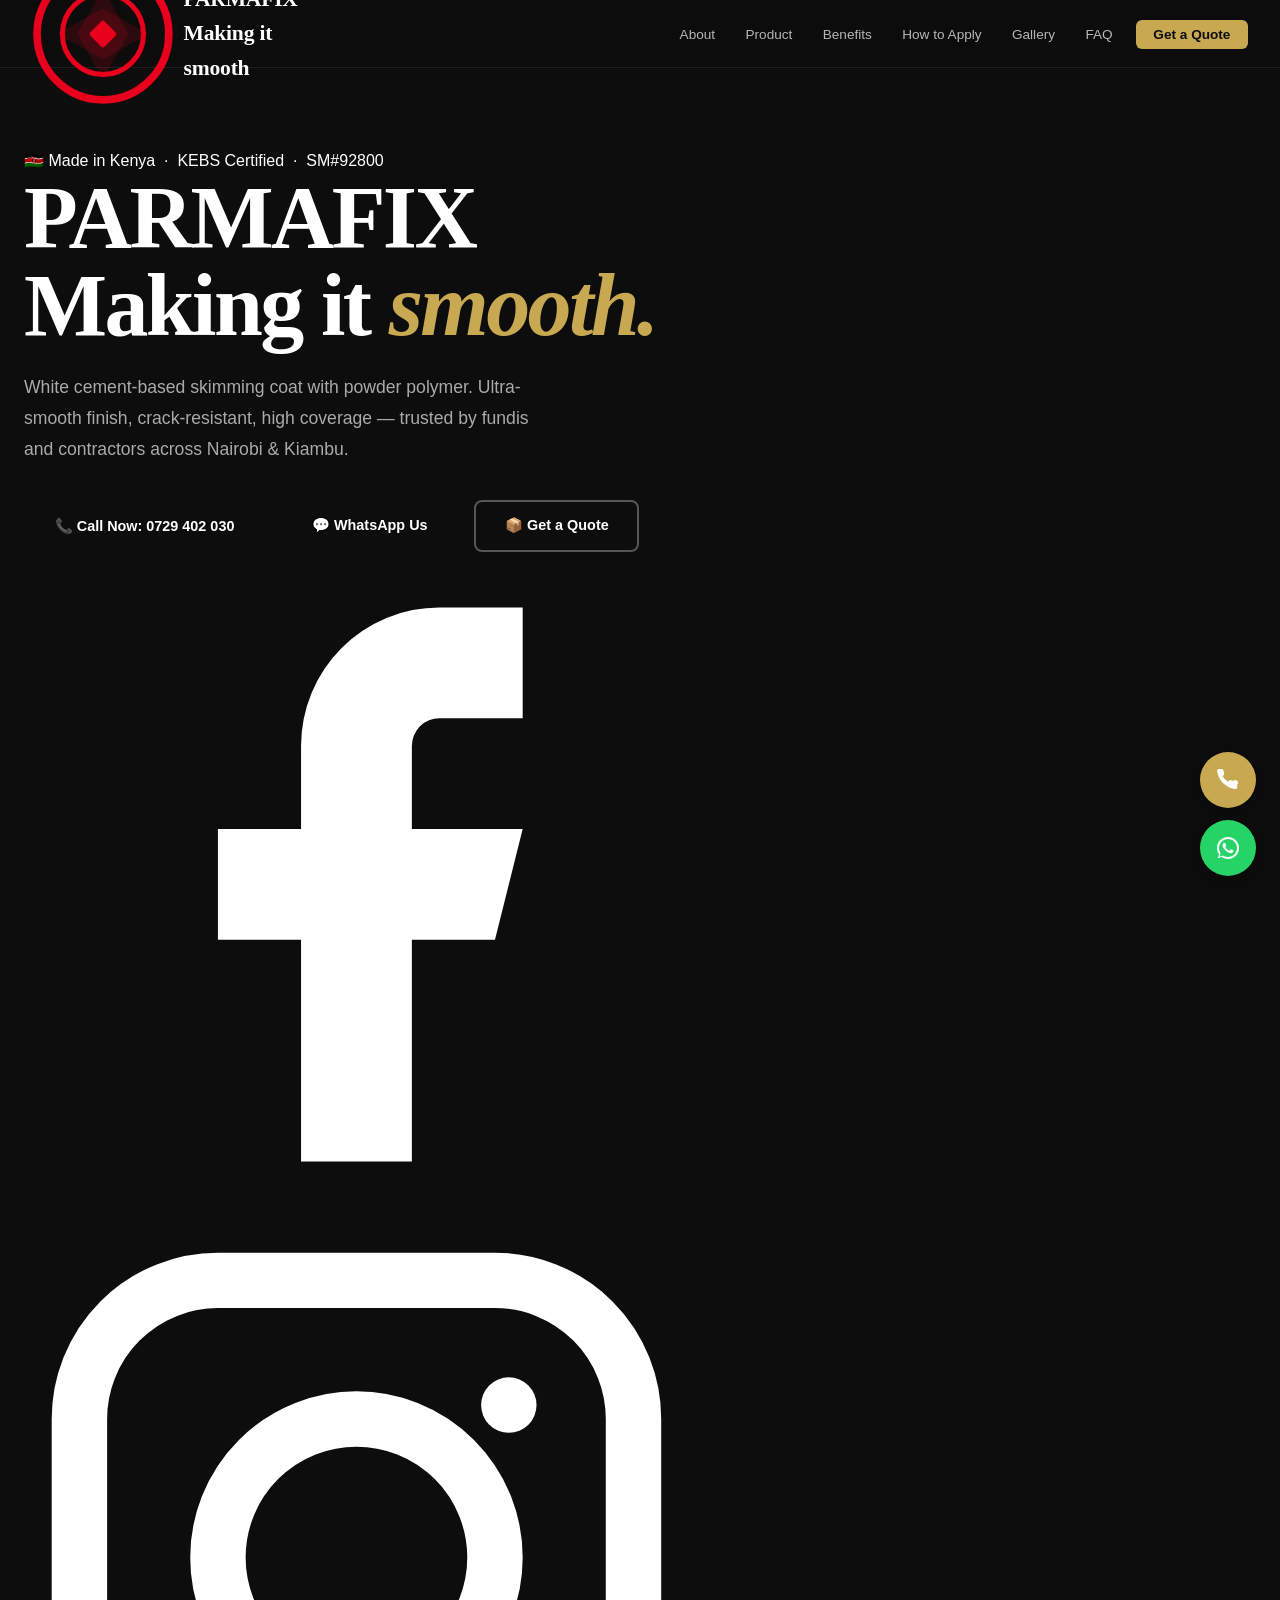
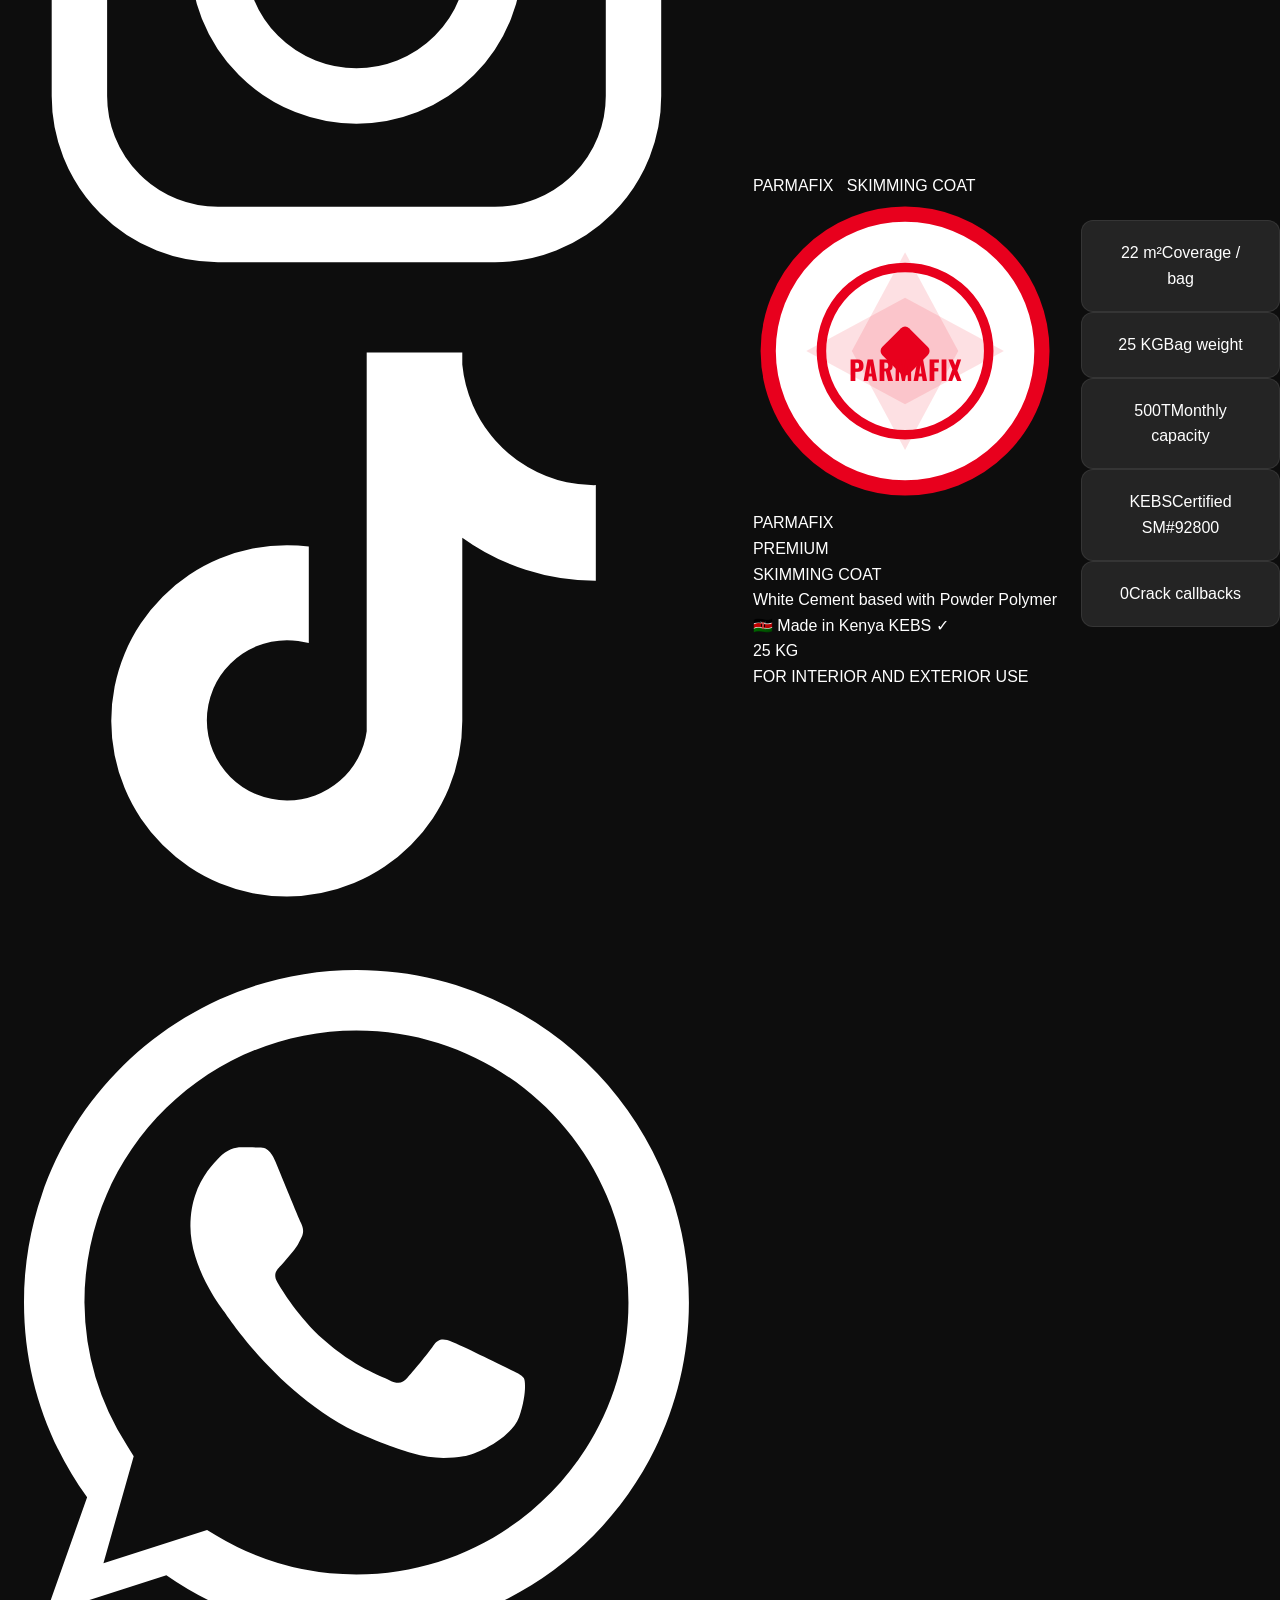
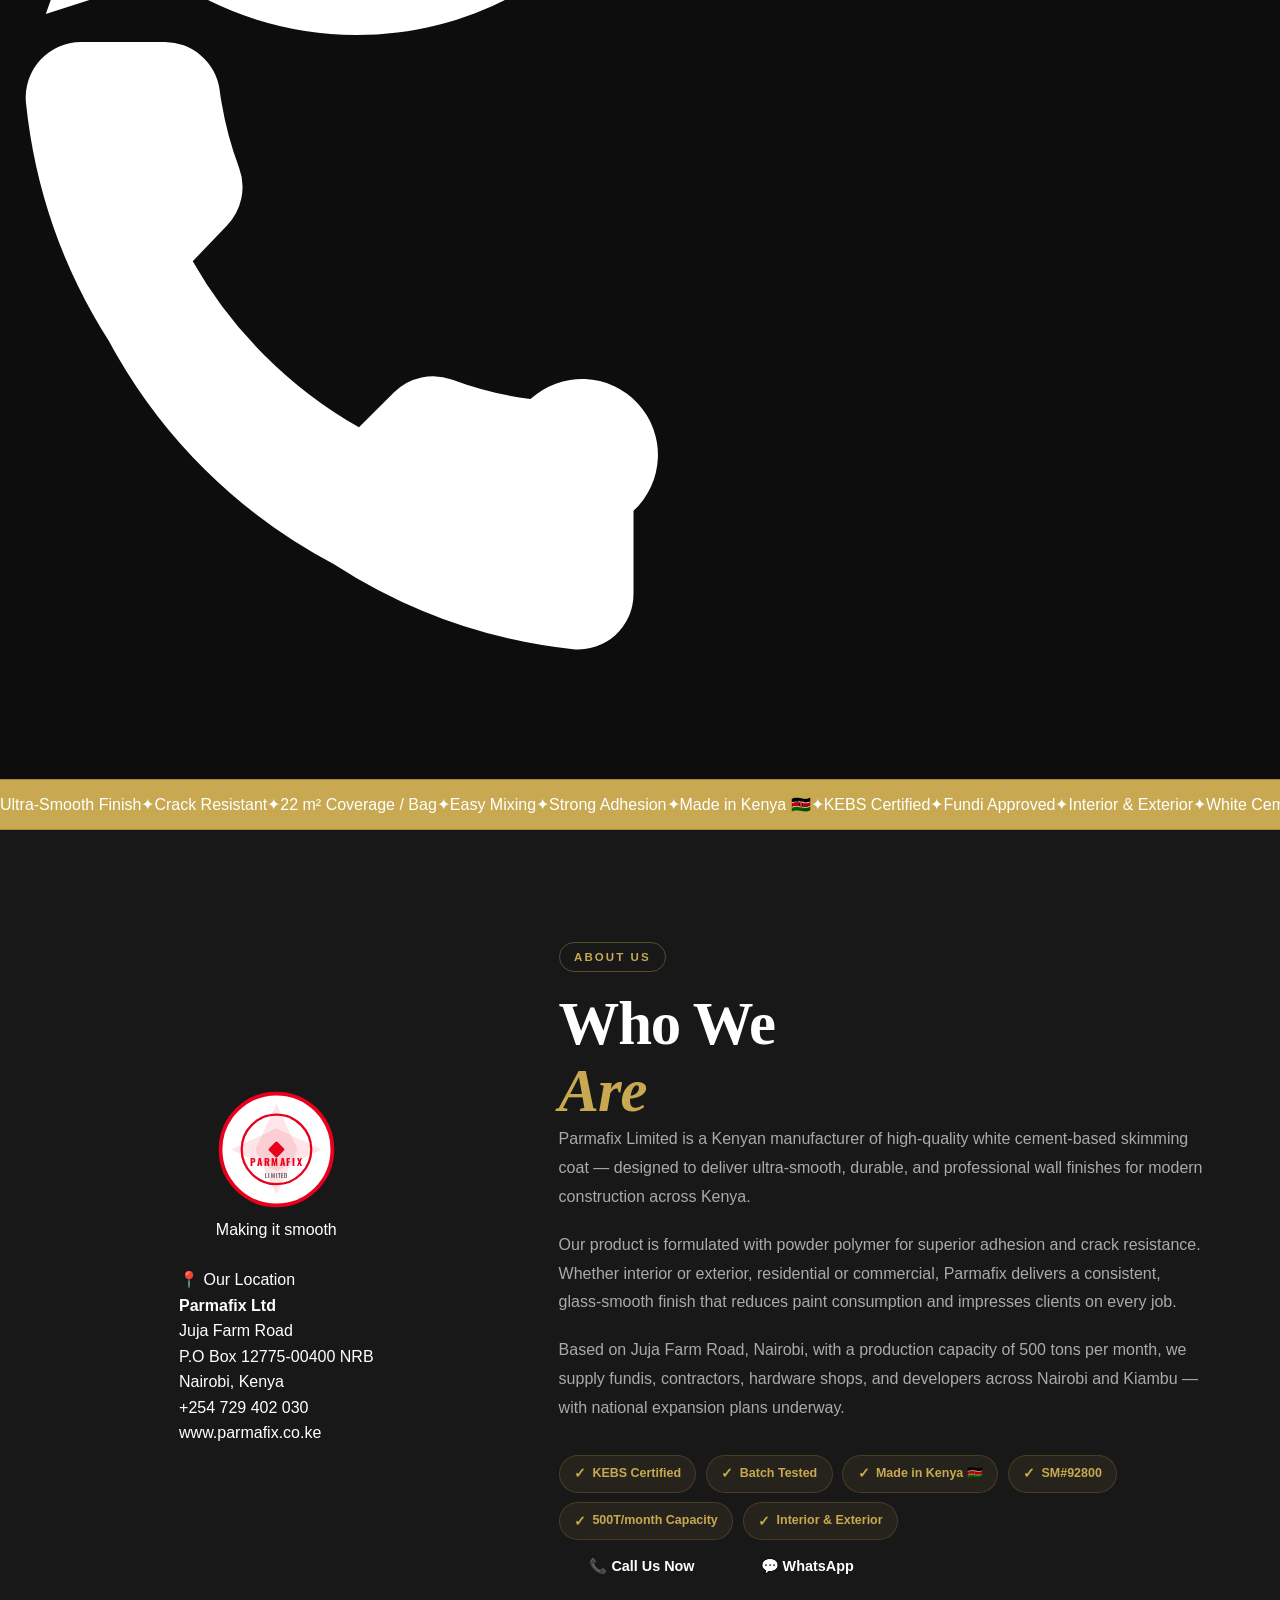
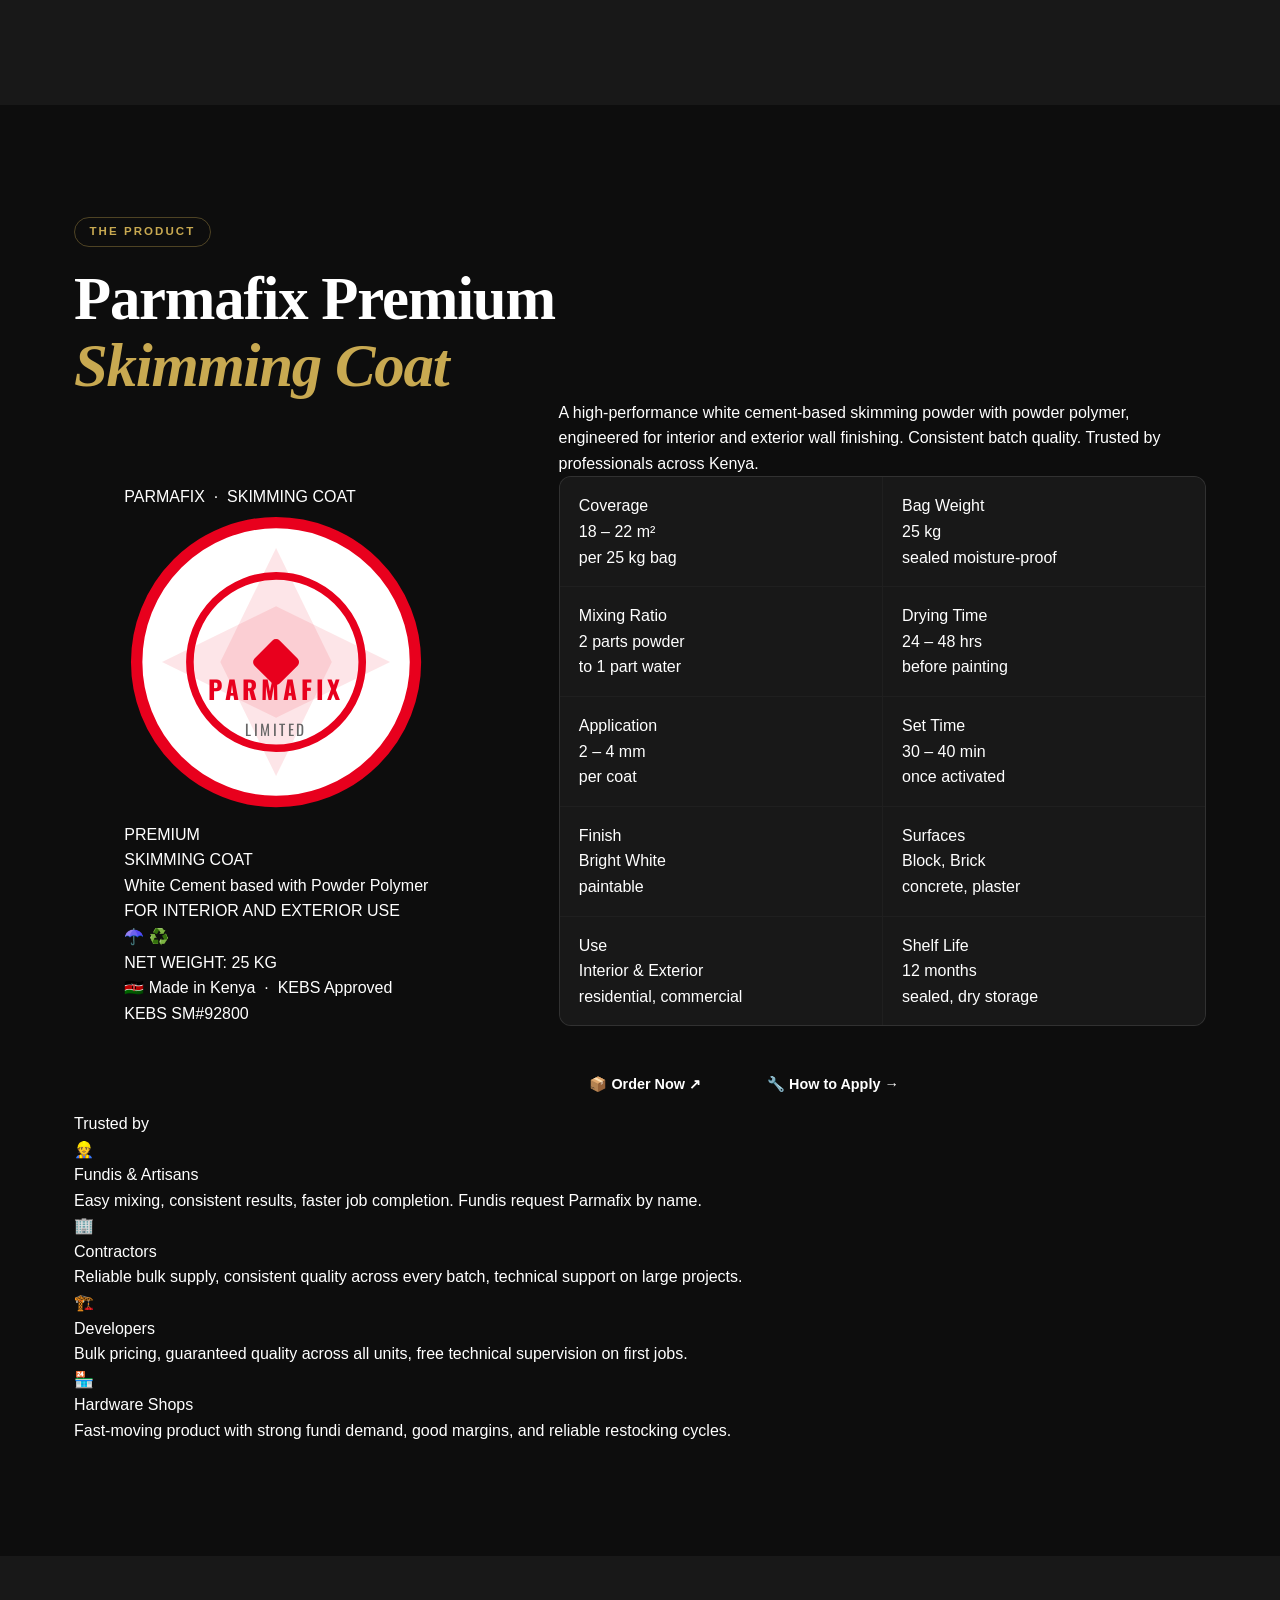
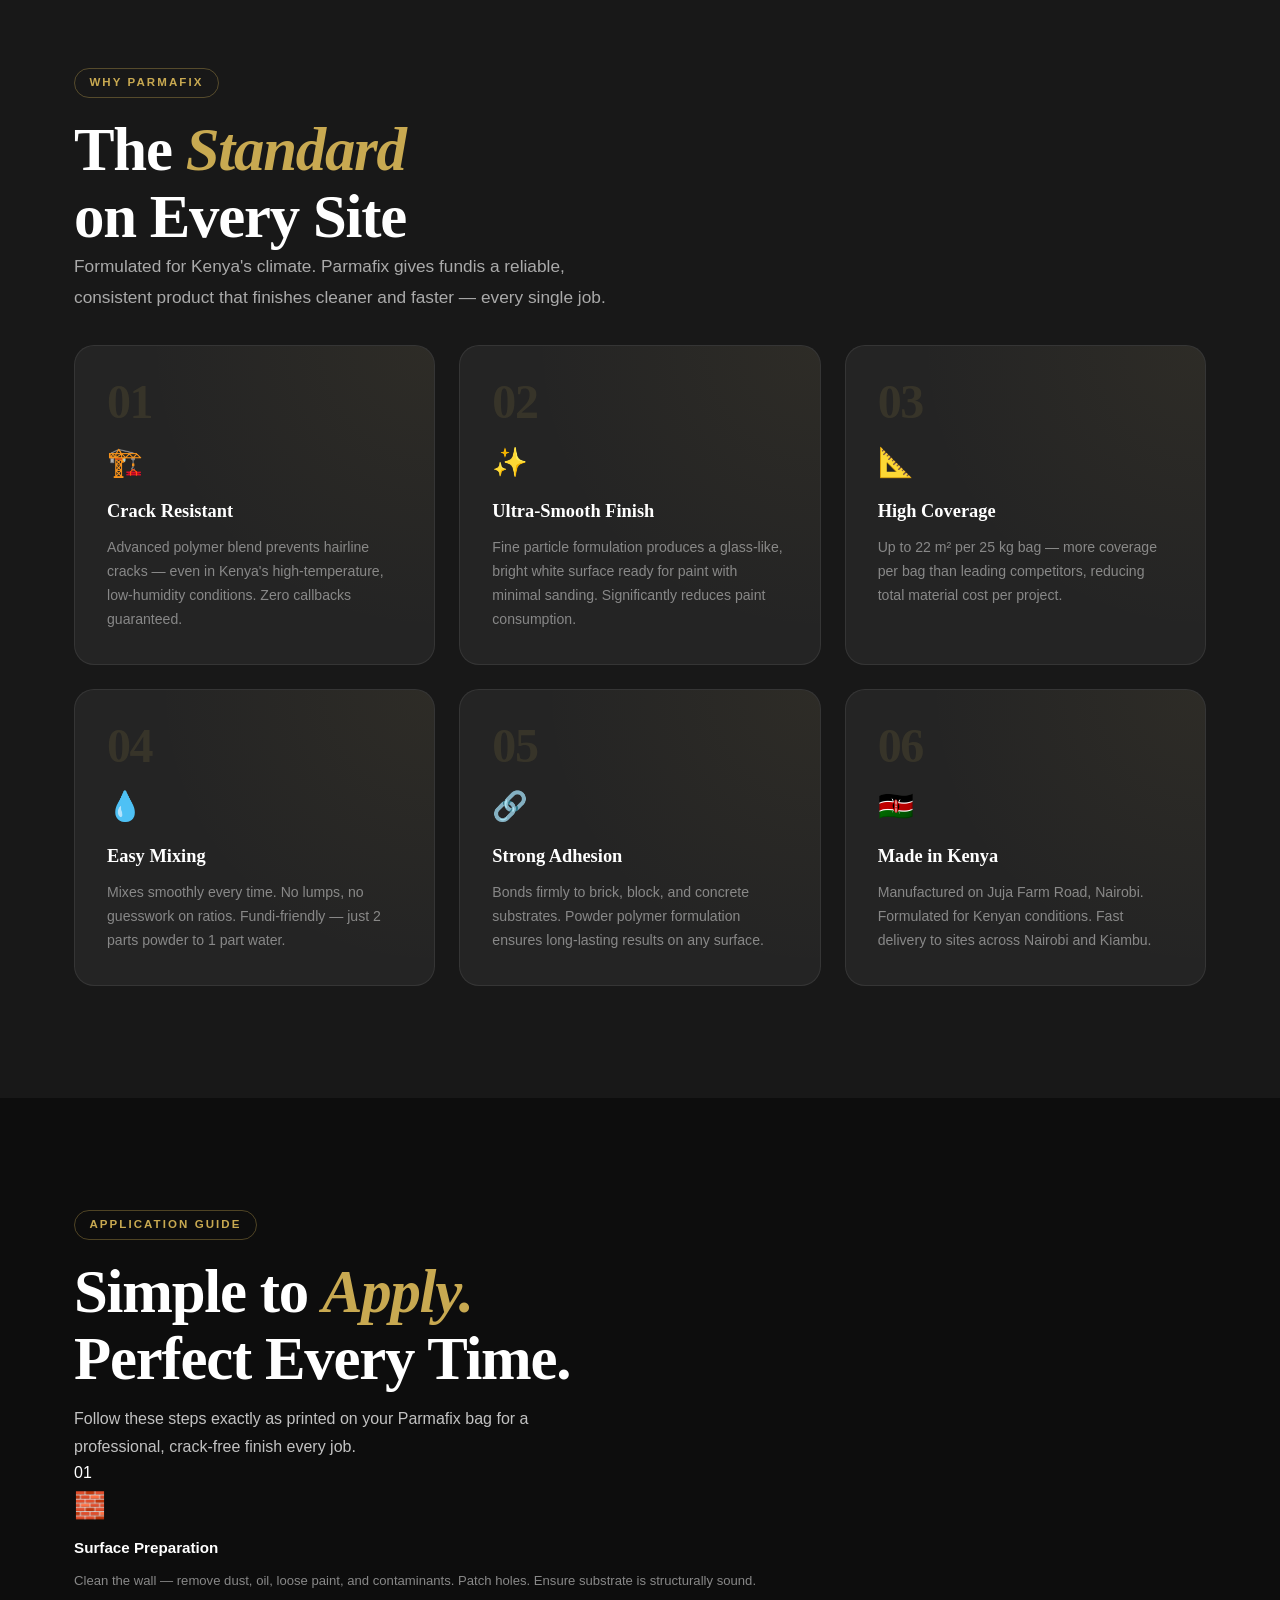
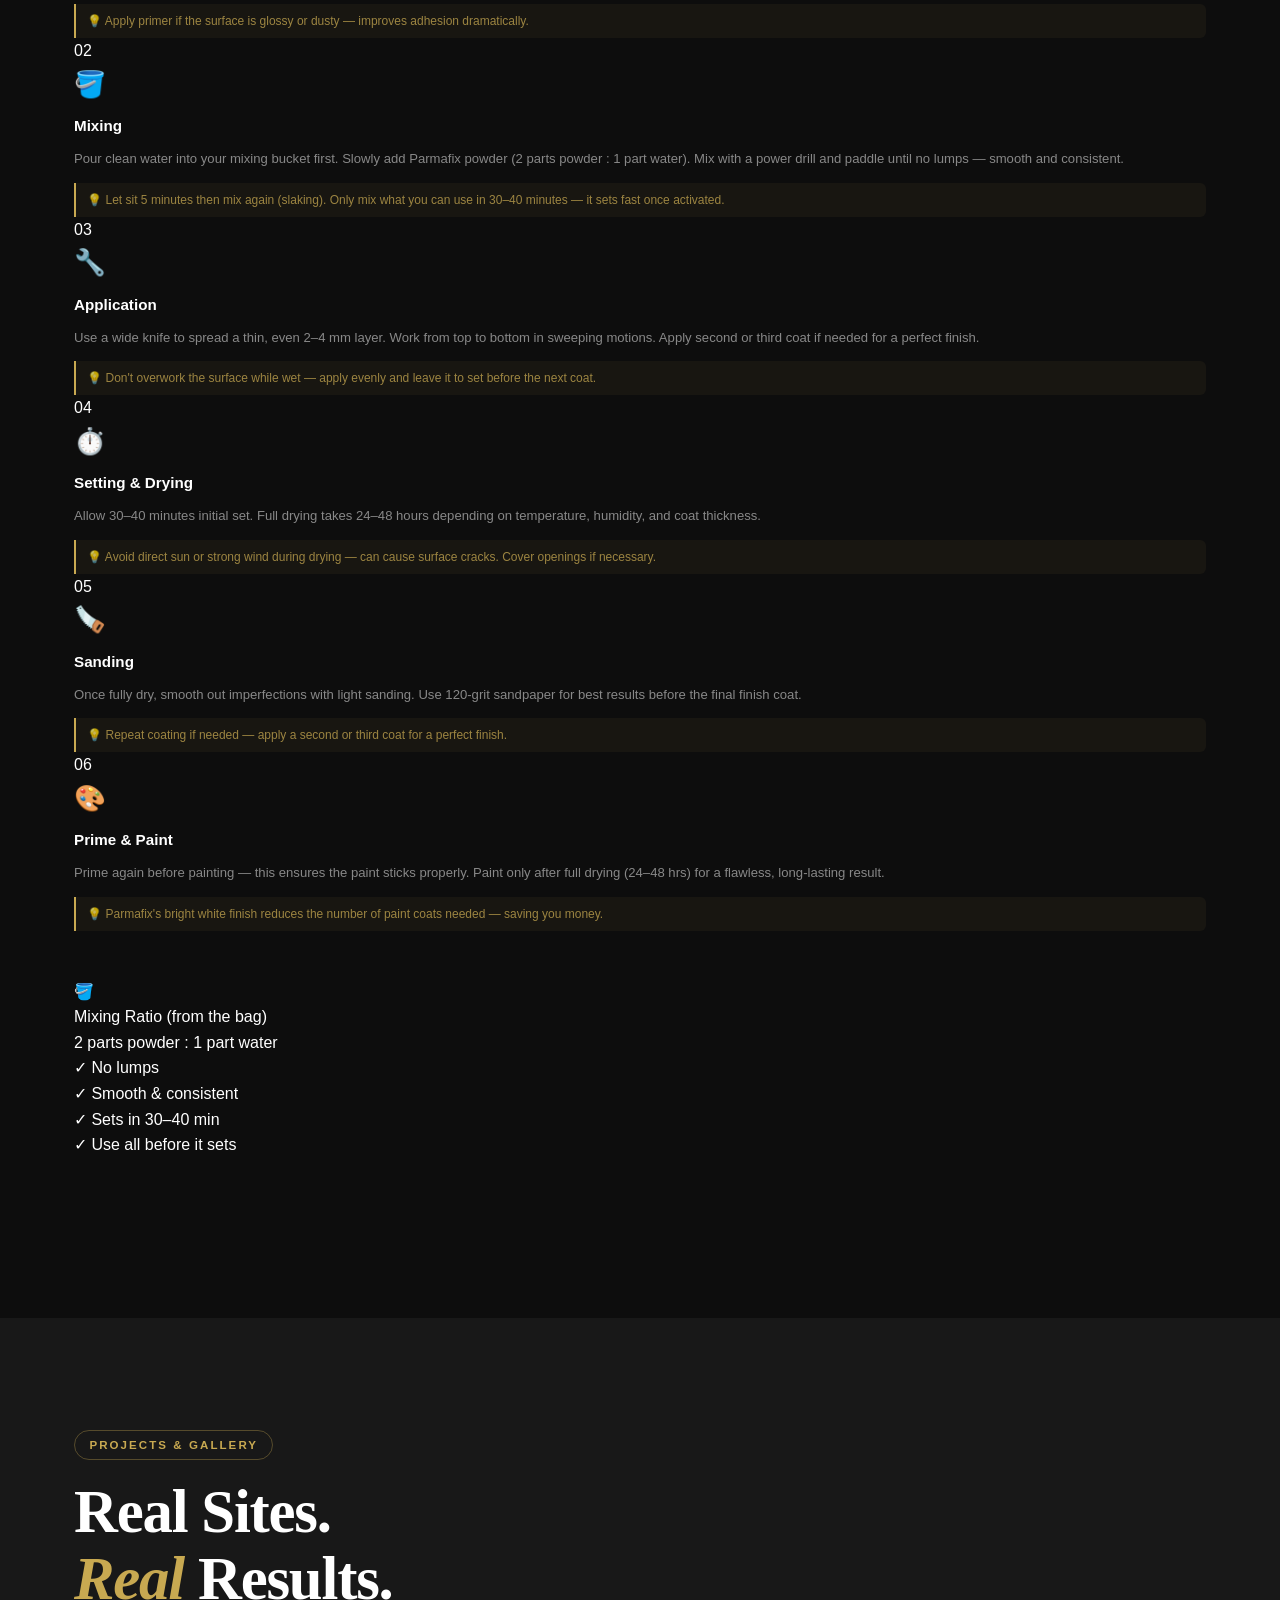
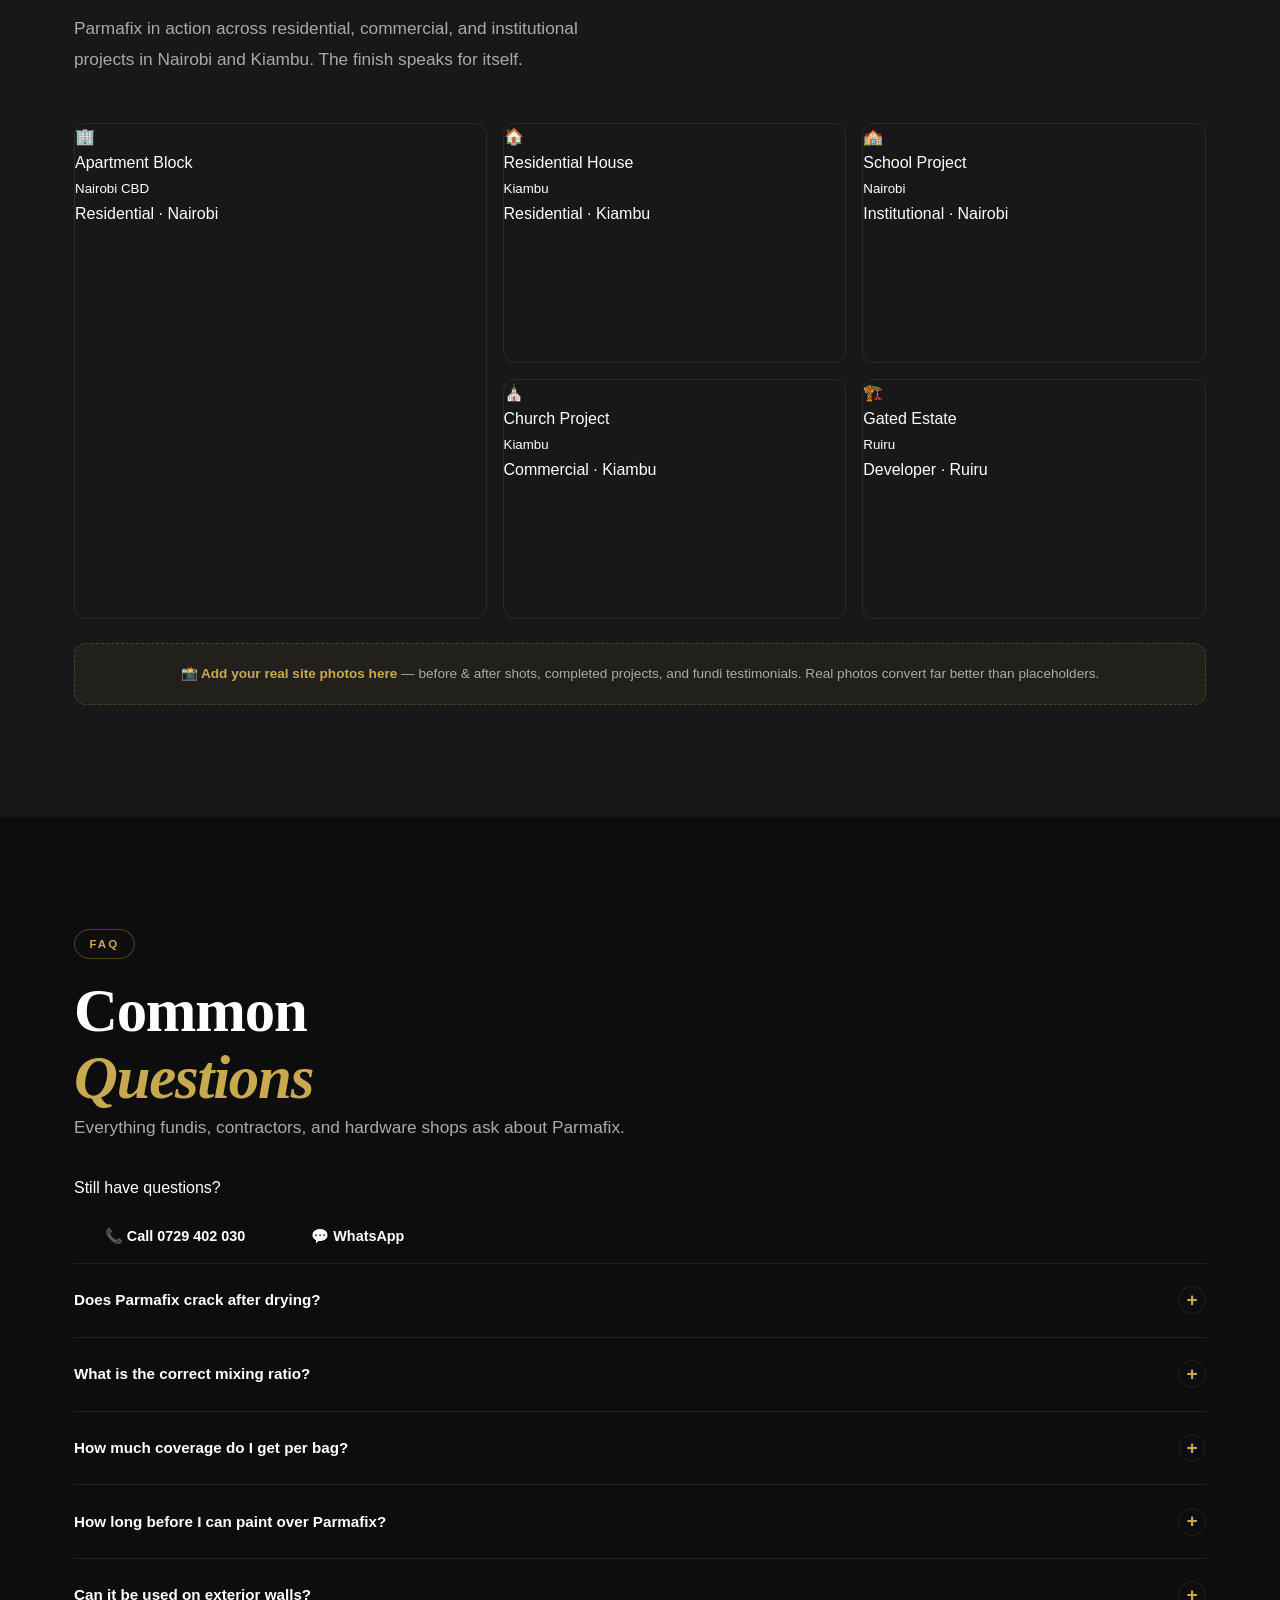
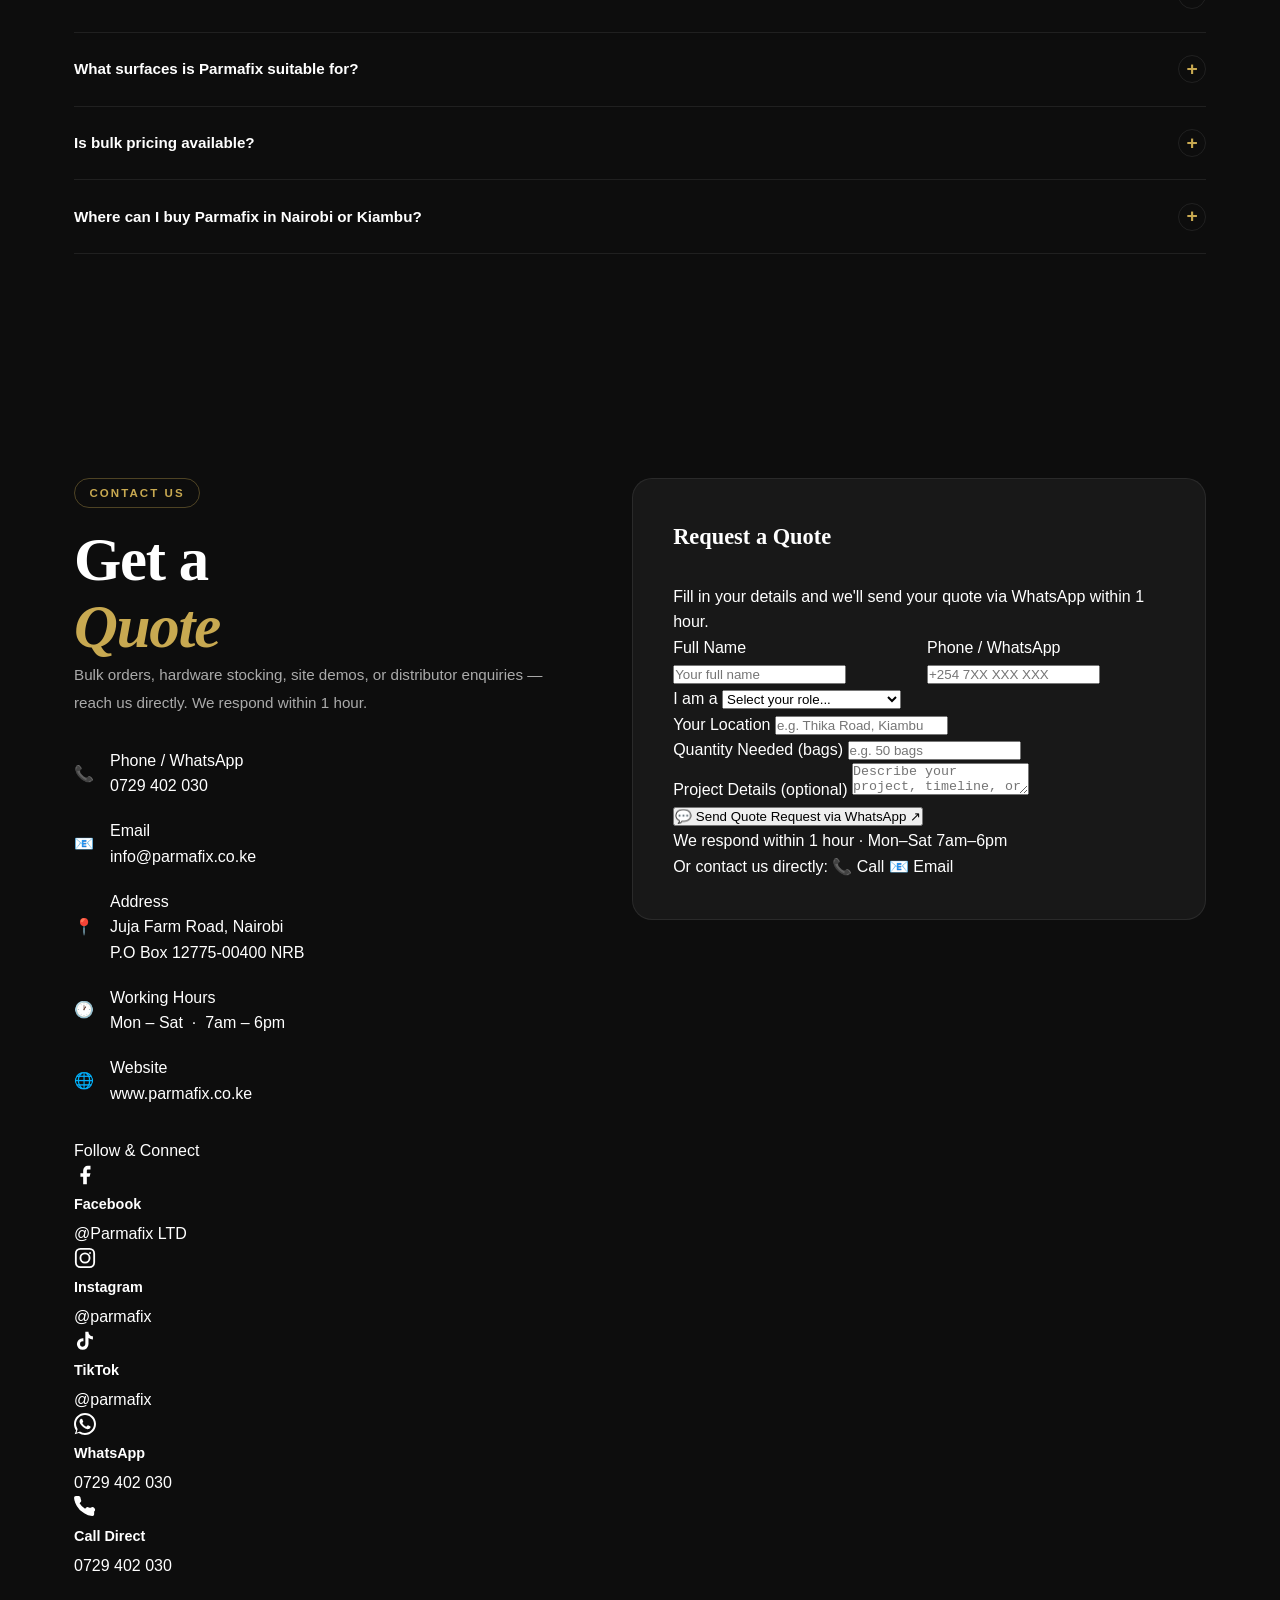
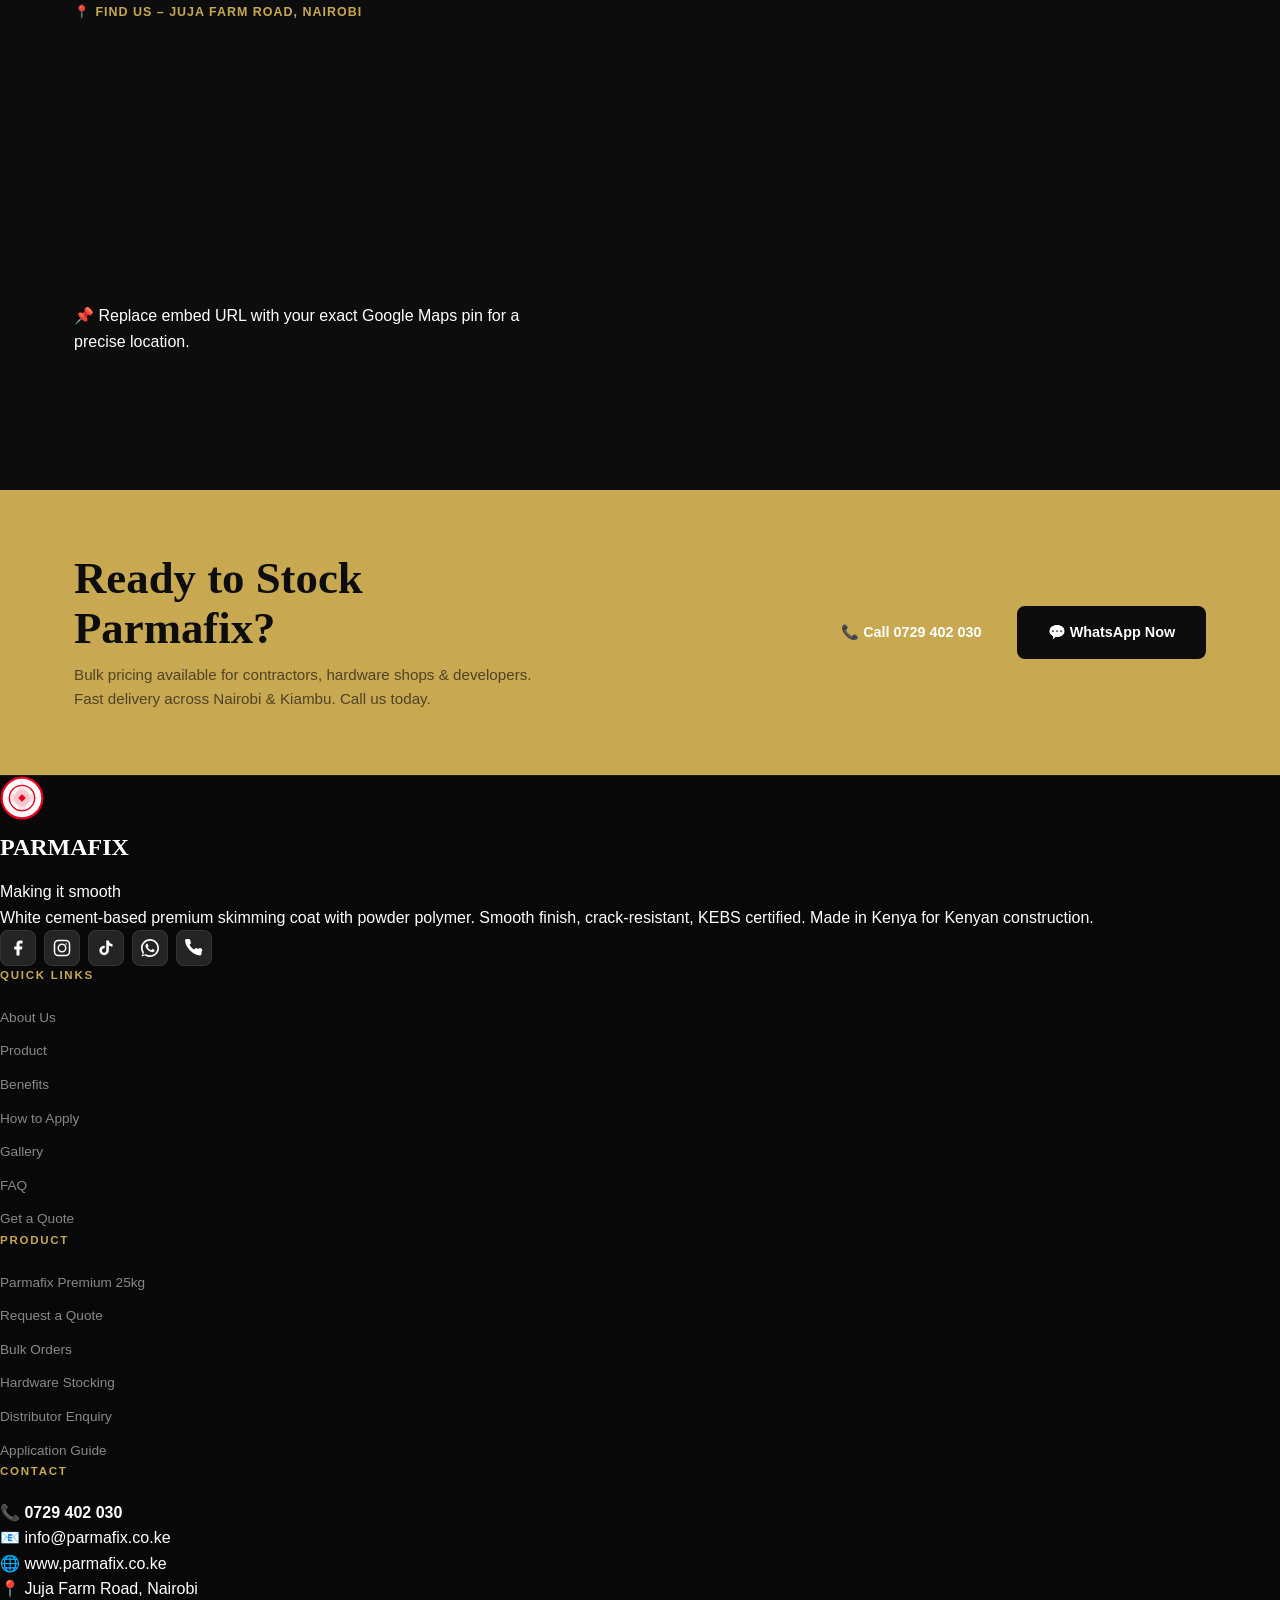
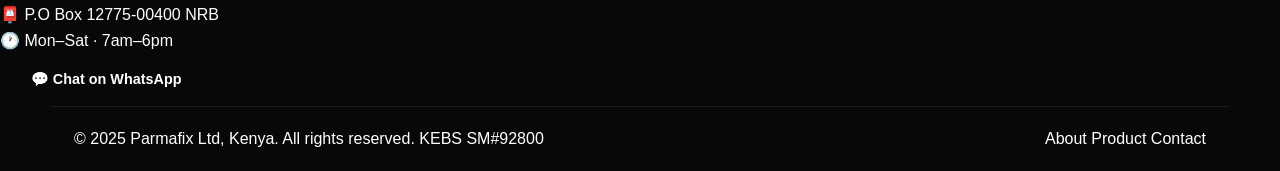
<file: images/index (1).html>
<!DOCTYPE html>
<html lang="en">
<head>
  <meta charset="UTF-8" />
  <meta name="viewport" content="width=device-width, initial-scale=1.0" />
  <meta name="description" content="Parmafix Premium Skimming Coat – White cement based with powder polymer. Ultra-smooth finish, crack-resistant, high coverage. Made in Kenya by Parmafix Ltd, Juja Farm Road, Nairobi." />
  <meta name="keywords" content="Parmafix, skimming powder Kenya, skim coat Nairobi, cement skimming compound, wall finish Kenya, KEBS certified" />
  <title>Parmafix Ltd – Premium Skimming Coat | Making it Smooth</title>
  <link rel="preconnect" href="https://fonts.googleapis.com">
  <link rel="preconnect" href="https://fonts.gstatic.com" crossorigin>
  <link href="https://fonts.googleapis.com/css2?family=Oswald:wght@400;500;600;700&family=Barlow:ital,wght@0,300;0,400;0,500;0,600;1,400&display=swap" rel="stylesheet">
  <link rel="stylesheet" href="style.css" />
</head>
<body>

<!-- ===================== NAVBAR ===================== -->
<nav id="navbar">
  <a href="#hero" class="nav-logo">
    <!-- Parmafix Logo SVG (matches bag: circle with diamond/cross mark) -->
    <svg class="logo-svg" viewBox="0 0 56 56" fill="none" xmlns="http://www.w3.org/2000/svg">
      <circle cx="28" cy="28" r="26" stroke="#E8001D" stroke-width="3" fill="none"/>
      <circle cx="28" cy="28" r="16" stroke="#E8001D" stroke-width="2" fill="none"/>
      <!-- Diamond / cross shape -->
      <path d="M28 10 L38 28 L28 46 L18 28 Z" fill="#E8001D" opacity="0.15"/>
      <path d="M10 28 L28 18 L46 28 L28 38 Z" fill="#E8001D" opacity="0.15"/>
      <rect x="24" y="24" width="8" height="8" rx="1" fill="#E8001D" transform="rotate(45 28 28)"/>
    </svg>
    <div class="logo-text-group">
      <span class="logo-main">PARMAFIX</span>
      <span class="logo-sub">Making it smooth</span>
    </div>
  </a>
  <ul class="nav-links">
    <li><a href="#about">About</a></li>
    <li><a href="#product">Product</a></li>
    <li><a href="#benefits">Benefits</a></li>
    <li><a href="#apply">How to Apply</a></li>
    <li><a href="#gallery">Gallery</a></li>
    <li><a href="#faq">FAQ</a></li>
    <li><a href="#contact" class="nav-cta">Get a Quote</a></li>
  </ul>
  <div class="hamburger" id="hamburger" onclick="toggleMenu()">
    <span></span><span></span><span></span>
  </div>
</nav>

<!-- Mobile nav -->
<div class="mobile-nav" id="mobileNav">
  <div class="mobile-nav-logo">PARMAFIX</div>
  <a href="#about" onclick="toggleMenu()">About</a>
  <a href="#product" onclick="toggleMenu()">Product</a>
  <a href="#benefits" onclick="toggleMenu()">Benefits</a>
  <a href="#apply" onclick="toggleMenu()">How to Apply</a>
  <a href="#gallery" onclick="toggleMenu()">Gallery</a>
  <a href="#faq" onclick="toggleMenu()">FAQ</a>
  <a href="#contact" onclick="toggleMenu()">Get a Quote</a>
  <div class="mobile-social">
    <a href="https://wa.me/254729402030" target="_blank" class="msoc wa">💬</a>
    <a href="https://facebook.com/parmafix" target="_blank" class="msoc fb">f</a>
    <a href="https://instagram.com/parmafix" target="_blank" class="msoc ig">📷</a>
    <a href="https://tiktok.com/@parmafix" target="_blank" class="msoc tt">♪</a>
    <a href="tel:0729402030" class="msoc call">📞</a>
  </div>
</div>

<!-- ===================== HERO ===================== -->
<section id="hero">
  <div class="hero-bg-pattern"></div>
  <div class="hero-diagonal"></div>
  <div class="hero-inner">
    <div class="hero-content">
      <div class="hero-eyebrow">
        <span class="flag">🇰🇪</span>
        <span>Made in Kenya &nbsp;·&nbsp; KEBS Certified &nbsp;·&nbsp; SM#92800</span>
      </div>
      <h1 class="hero-title">
        <span class="title-parma">PARMAFIX</span>
        <span class="title-tagline">Making it <em>smooth.</em></span>
      </h1>
      <p class="hero-sub">
        White cement-based skimming coat with powder polymer. Ultra-smooth finish, crack-resistant, high coverage — trusted by fundis and contractors across Nairobi &amp; Kiambu.
      </p>
      <div class="hero-actions">
        <a href="tel:0729402030" class="btn btn-red">📞 Call Now: 0729 402 030</a>
        <a href="https://wa.me/254729402030?text=Hello%20Parmafix!%20I%20need%20a%20quote." class="btn btn-yellow" target="_blank">💬 WhatsApp Us</a>
        <a href="#contact" class="btn btn-outline">📦 Get a Quote</a>
      </div>
      <div class="hero-social-row">
        <a href="https://facebook.com/parmafix" target="_blank" class="hsoc" title="Facebook">
          <svg viewBox="0 0 24 24" fill="currentColor"><path d="M18 2h-3a5 5 0 00-5 5v3H7v4h3v8h4v-8h3l1-4h-4V7a1 1 0 011-1h3z"/></svg>
        </a>
        <a href="https://instagram.com/parmafix" target="_blank" class="hsoc" title="Instagram">
          <svg viewBox="0 0 24 24" fill="none" stroke="currentColor" stroke-width="2"><rect x="2" y="2" width="20" height="20" rx="5"/><circle cx="12" cy="12" r="5"/><circle cx="17.5" cy="6.5" r="1" fill="currentColor" stroke="none"/></svg>
        </a>
        <a href="https://tiktok.com/@parmafix" target="_blank" class="hsoc" title="TikTok">
          <svg viewBox="0 0 24 24" fill="currentColor"><path d="M19.59 6.69a4.83 4.83 0 01-3.77-4.25V2h-3.45v13.67a2.89 2.89 0 01-2.88 2.5 2.89 2.89 0 01-2.89-2.89 2.89 2.89 0 012.89-2.89c.28 0 .54.04.79.1V9.01a6.33 6.33 0 00-.79-.05 6.34 6.34 0 00-6.34 6.34 6.34 6.34 0 006.34 6.34 6.34 6.34 0 006.33-6.34V8.69a8.22 8.22 0 004.82 1.55V6.79a4.85 4.85 0 01-1.05-.1z"/></svg>
        </a>
        <a href="https://wa.me/254729402030" target="_blank" class="hsoc wa-soc" title="WhatsApp">
          <svg viewBox="0 0 24 24" fill="currentColor"><path d="M17.472 14.382c-.297-.149-1.758-.867-2.03-.967-.273-.099-.471-.148-.67.15-.197.297-.767.966-.94 1.164-.173.199-.347.223-.644.075-.297-.15-1.255-.463-2.39-1.475-.883-.788-1.48-1.761-1.653-2.059-.173-.297-.018-.458.13-.606.134-.133.298-.347.446-.52.149-.174.198-.298.298-.497.099-.198.05-.371-.025-.52-.075-.149-.669-1.612-.916-2.207-.242-.579-.487-.5-.669-.51-.173-.008-.371-.01-.57-.01-.198 0-.52.074-.792.372-.272.297-1.04 1.016-1.04 2.479 0 1.462 1.065 2.875 1.213 3.074.149.198 2.096 3.2 5.077 4.487.709.306 1.262.489 1.694.625.712.227 1.36.195 1.871.118.571-.085 1.758-.719 2.006-1.413.248-.694.248-1.289.173-1.413-.074-.124-.272-.198-.57-.347z"/><path d="M12 0C5.373 0 0 5.373 0 12c0 2.625.846 5.059 2.278 7.034L.787 23.246l4.352-1.397A11.944 11.944 0 0012 24c6.627 0 12-5.373 12-12S18.627 0 12 0zm0 21.818a9.796 9.796 0 01-5.031-1.388l-.361-.214-3.741 1.202 1.093-3.868-.235-.375A9.77 9.77 0 012.182 12C2.182 6.577 6.577 2.182 12 2.182S21.818 6.577 21.818 12 17.423 21.818 12 21.818z"/></svg>
        </a>
        <a href="tel:0729402030" class="hsoc call-soc" title="Call Us">
          <svg viewBox="0 0 24 24" fill="currentColor"><path d="M22 16.92v3a2 2 0 01-2.18 2 19.79 19.79 0 01-8.63-3.07A19.5 19.5 0 013.07 10.8 19.79 19.79 0 01.07 2.18 2 2 0 012.06 0h3a2 2 0 012 1.72c.127.96.361 1.903.7 2.81a2 2 0 01-.45 2.11L6.09 7.91a16 16 0 006 6l1.27-1.27a2 2 0 012.11-.45c.907.339 1.85.573 2.81.7A2 2 0 0122 16.92z"/></svg>
        </a>
      </div>
    </div>
    <div class="hero-bag-side">
      <div class="bag-3d">
        <div class="bag-top-bar">PARMAFIX &nbsp; SKIMMING COAT</div>
        <div class="bag-face">
          <!-- Logo on bag -->
          <svg class="bag-logo-svg" viewBox="0 0 80 80" fill="none" xmlns="http://www.w3.org/2000/svg">
            <circle cx="40" cy="40" r="36" stroke="#E8001D" stroke-width="4" fill="white"/>
            <circle cx="40" cy="40" r="22" stroke="#E8001D" stroke-width="2.5" fill="none"/>
            <path d="M40 14 L54 40 L40 66 L26 40 Z" fill="#E8001D" opacity="0.12"/>
            <path d="M14 40 L40 26 L66 40 L40 54 Z" fill="#E8001D" opacity="0.12"/>
            <rect x="35" y="35" width="10" height="10" rx="1.5" fill="#E8001D" transform="rotate(45 40 40)"/>
            <text x="40" y="48" text-anchor="middle" font-family="Oswald,sans-serif" font-size="7" font-weight="700" fill="#E8001D">PARMAFIX</text>
          </svg>
          <div class="bag-brand">PARMAFIX</div>
          <div class="bag-product">PREMIUM<br>SKIMMING COAT</div>
          <div class="bag-desc-tag">White Cement based with Powder Polymer</div>
          <div class="bag-flags">
            <span>🇰🇪 Made in Kenya</span>
            <span>KEBS ✓</span>
          </div>
          <div class="bag-weight-badge">25 KG</div>
        </div>
        <div class="bag-bottom-bar">FOR INTERIOR AND EXTERIOR USE</div>
      </div>
    </div>
  </div>
  <div class="hero-stats-bar">
    <div class="hstat"><span class="hn">22 m²</span><span class="hl">Coverage / bag</span></div>
    <div class="hstat-div"></div>
    <div class="hstat"><span class="hn">25 KG</span><span class="hl">Bag weight</span></div>
    <div class="hstat-div"></div>
    <div class="hstat"><span class="hn">500T</span><span class="hl">Monthly capacity</span></div>
    <div class="hstat-div"></div>
    <div class="hstat"><span class="hn">KEBS</span><span class="hl">Certified SM#92800</span></div>
    <div class="hstat-div"></div>
    <div class="hstat"><span class="hn">0</span><span class="hl">Crack callbacks</span></div>
  </div>
</section>

<!-- ===================== TICKER ===================== -->
<div class="strip">
  <div class="strip-track">
    <span class="si">Ultra-Smooth Finish</span><span class="sd">✦</span>
    <span class="si">Crack Resistant</span><span class="sd">✦</span>
    <span class="si">22 m² Coverage / Bag</span><span class="sd">✦</span>
    <span class="si">Easy Mixing</span><span class="sd">✦</span>
    <span class="si">Strong Adhesion</span><span class="sd">✦</span>
    <span class="si">Made in Kenya 🇰🇪</span><span class="sd">✦</span>
    <span class="si">KEBS Certified</span><span class="sd">✦</span>
    <span class="si">Fundi Approved</span><span class="sd">✦</span>
    <span class="si">Interior &amp; Exterior</span><span class="sd">✦</span>
    <span class="si">White Cement Based</span><span class="sd">✦</span>
    <span class="si">Making it Smooth</span><span class="sd">✦</span>
    <!-- duplicate for loop -->
    <span class="si">Ultra-Smooth Finish</span><span class="sd">✦</span>
    <span class="si">Crack Resistant</span><span class="sd">✦</span>
    <span class="si">22 m² Coverage / Bag</span><span class="sd">✦</span>
    <span class="si">Easy Mixing</span><span class="sd">✦</span>
    <span class="si">Strong Adhesion</span><span class="sd">✦</span>
    <span class="si">Made in Kenya 🇰🇪</span><span class="sd">✦</span>
    <span class="si">KEBS Certified</span><span class="sd">✦</span>
    <span class="si">Fundi Approved</span><span class="sd">✦</span>
    <span class="si">Interior &amp; Exterior</span><span class="sd">✦</span>
    <span class="si">White Cement Based</span><span class="sd">✦</span>
    <span class="si">Making it Smooth</span><span class="sd">✦</span>
  </div>
</div>

<!-- ===================== ABOUT ===================== -->
<section id="about">
  <div class="container">
    <div class="about-layout">
      <div class="about-visual reveal">
        <div class="about-logo-block">
          <svg viewBox="0 0 160 160" fill="none" xmlns="http://www.w3.org/2000/svg">
            <circle cx="80" cy="80" r="74" stroke="#E8001D" stroke-width="5" fill="white"/>
            <circle cx="80" cy="80" r="46" stroke="#E8001D" stroke-width="3" fill="none"/>
            <path d="M80 20 L108 80 L80 140 L52 80 Z" fill="#E8001D" opacity="0.1"/>
            <path d="M20 80 L80 52 L140 80 L80 108 Z" fill="#E8001D" opacity="0.1"/>
            <rect x="72" y="72" width="16" height="16" rx="2" fill="#E8001D" transform="rotate(45 80 80)"/>
            <text x="80" y="102" text-anchor="middle" font-family="Oswald,sans-serif" font-size="13" font-weight="700" fill="#E8001D" letter-spacing="2">PARMAFIX</text>
            <text x="80" y="118" text-anchor="middle" font-family="Oswald,sans-serif" font-size="8" font-weight="400" fill="#333" letter-spacing="1">LIMITED</text>
          </svg>
          <div class="about-tagline-badge">Making it smooth</div>
        </div>
        <div class="about-address-card">
          <div class="aac-title">📍 Our Location</div>
          <div class="aac-line"><strong>Parmafix Ltd</strong></div>
          <div class="aac-line">Juja Farm Road</div>
          <div class="aac-line">P.O Box 12775-00400 NRB</div>
          <div class="aac-line">Nairobi, Kenya</div>
          <div class="aac-phone"><a href="tel:+254729402030">+254 729 402 030</a></div>
          <div class="aac-web">www.parmafix.co.ke</div>
        </div>
      </div>

      <div class="about-text reveal">
        <div class="section-tag">About Us</div>
        <h2 class="headline">Who We<br><em>Are</em></h2>
        <p>Parmafix Limited is a Kenyan manufacturer of high-quality white cement-based skimming coat — designed to deliver ultra-smooth, durable, and professional wall finishes for modern construction across Kenya.</p>
        <p>Our product is formulated with powder polymer for superior adhesion and crack resistance. Whether interior or exterior, residential or commercial, Parmafix delivers a consistent, glass-smooth finish that reduces paint consumption and impresses clients on every job.</p>
        <p>Based on Juja Farm Road, Nairobi, with a production capacity of 500 tons per month, we supply fundis, contractors, hardware shops, and developers across Nairobi and Kiambu — with national expansion plans underway.</p>
        <div class="trust-badges">
          <div class="badge red"><span>✓</span> KEBS Certified</div>
          <div class="badge red"><span>✓</span> Batch Tested</div>
          <div class="badge yellow"><span>✓</span> Made in Kenya 🇰🇪</div>
          <div class="badge yellow"><span>✓</span> SM#92800</div>
          <div class="badge red"><span>✓</span> 500T/month Capacity</div>
          <div class="badge yellow"><span>✓</span> Interior &amp; Exterior</div>
        </div>
        <div class="about-cta-row">
          <a href="tel:0729402030" class="btn btn-red">📞 Call Us Now</a>
          <a href="https://wa.me/254729402030" class="btn btn-yellow" target="_blank">💬 WhatsApp</a>
        </div>
      </div>
    </div>
  </div>
</section>

<!-- ===================== PRODUCT ===================== -->
<section id="product">
  <div class="section-header-band">
    <div class="container">
      <div class="section-tag white-tag">The Product</div>
      <h2 class="headline white-head">Parmafix Premium<br><em>Skimming Coat</em></h2>
    </div>
  </div>
  <div class="container">
    <div class="product-layout">
      <!-- BAG VISUAL -->
      <div class="bag-wrap reveal">
        <div class="product-bag">
          <div class="pb-topbar">PARMAFIX &nbsp;·&nbsp; SKIMMING COAT</div>
          <div class="pb-body">
            <svg class="pb-logo" viewBox="0 0 120 120" fill="none" xmlns="http://www.w3.org/2000/svg">
              <circle cx="60" cy="60" r="55" stroke="#E8001D" stroke-width="4.5" fill="white"/>
              <circle cx="60" cy="60" r="34" stroke="#E8001D" stroke-width="3" fill="none"/>
              <path d="M60 15 L82 60 L60 105 L38 60 Z" fill="#E8001D" opacity="0.1"/>
              <path d="M15 60 L60 38 L105 60 L60 82 Z" fill="#E8001D" opacity="0.1"/>
              <rect x="53" y="53" width="14" height="14" rx="2" fill="#E8001D" transform="rotate(45 60 60)"/>
              <text x="60" y="75" text-anchor="middle" font-family="Oswald,sans-serif" font-size="10" font-weight="700" fill="#E8001D" letter-spacing="1.5">PARMAFIX</text>
              <text x="60" y="89" text-anchor="middle" font-family="Oswald,sans-serif" font-size="6" fill="#666" letter-spacing="1">LIMITED</text>
            </svg>
            <div class="pb-premium">PREMIUM</div>
            <div class="pb-name">SKIMMING COAT</div>
            <div class="pb-sub">White Cement based with Powder Polymer</div>
            <div class="pb-use">FOR INTERIOR AND EXTERIOR USE</div>
            <div class="pb-icons">☂️ ♻️</div>
          </div>
          <div class="pb-weight">NET WEIGHT: 25 KG</div>
          <div class="pb-bottombar">🇰🇪 Made in Kenya &nbsp;·&nbsp; KEBS Approved</div>
          <div class="pb-ribbon">KEBS SM#92800</div>
        </div>
      </div>

      <!-- SPECS -->
      <div class="product-specs reveal">
        <p class="product-intro">A high-performance white cement-based skimming powder with powder polymer, engineered for interior and exterior wall finishing. Consistent batch quality. Trusted by professionals across Kenya.</p>
        <div class="specs-grid">
          <div class="spec-cell"><div class="sk">Coverage</div><div class="sv">18 – 22 m²</div><div class="sn">per 25 kg bag</div></div>
          <div class="spec-cell"><div class="sk">Bag Weight</div><div class="sv">25 kg</div><div class="sn">sealed moisture-proof</div></div>
          <div class="spec-cell"><div class="sk">Mixing Ratio</div><div class="sv">2 parts powder</div><div class="sn">to 1 part water</div></div>
          <div class="spec-cell"><div class="sk">Drying Time</div><div class="sv">24 – 48 hrs</div><div class="sn">before painting</div></div>
          <div class="spec-cell"><div class="sk">Application</div><div class="sv">2 – 4 mm</div><div class="sn">per coat</div></div>
          <div class="spec-cell"><div class="sk">Set Time</div><div class="sv">30 – 40 min</div><div class="sn">once activated</div></div>
          <div class="spec-cell"><div class="sk">Finish</div><div class="sv">Bright White</div><div class="sn">paintable</div></div>
          <div class="spec-cell"><div class="sk">Surfaces</div><div class="sv">Block, Brick</div><div class="sn">concrete, plaster</div></div>
          <div class="spec-cell"><div class="sk">Use</div><div class="sv">Interior &amp; Exterior</div><div class="sn">residential, commercial</div></div>
          <div class="spec-cell"><div class="sk">Shelf Life</div><div class="sv">12 months</div><div class="sn">sealed, dry storage</div></div>
        </div>
        <div class="product-cta-row">
          <a href="#contact" class="btn btn-red">📦 Order Now ↗</a>
          <a href="#apply" class="btn btn-outline-dark">🔧 How to Apply →</a>
        </div>
      </div>
    </div>

    <!-- WHO USES -->
    <div class="who-uses reveal">
      <div class="wu-title">Trusted by</div>
      <div class="wu-grid">
        <div class="wu-card">
          <span class="wu-icon">👷</span>
          <div class="wu-label">Fundis &amp; Artisans</div>
          <p>Easy mixing, consistent results, faster job completion. Fundis request Parmafix by name.</p>
        </div>
        <div class="wu-card">
          <span class="wu-icon">🏢</span>
          <div class="wu-label">Contractors</div>
          <p>Reliable bulk supply, consistent quality across every batch, technical support on large projects.</p>
        </div>
        <div class="wu-card">
          <span class="wu-icon">🏗️</span>
          <div class="wu-label">Developers</div>
          <p>Bulk pricing, guaranteed quality across all units, free technical supervision on first jobs.</p>
        </div>
        <div class="wu-card">
          <span class="wu-icon">🏪</span>
          <div class="wu-label">Hardware Shops</div>
          <p>Fast-moving product with strong fundi demand, good margins, and reliable restocking cycles.</p>
        </div>
      </div>
    </div>
  </div>
</section>

<!-- ===================== BENEFITS ===================== -->
<section id="benefits">
  <div class="container">
    <div class="benefits-header reveal">
      <div>
        <div class="section-tag">Why Parmafix</div>
        <h2 class="headline">The <em>Standard</em><br>on Every Site</h2>
      </div>
      <p class="lead">Formulated for Kenya's climate. Parmafix gives fundis a reliable, consistent product that finishes cleaner and faster — every single job.</p>
    </div>
    <div class="benefits-grid">
      <div class="benefit-card reveal">
        <div class="bc-stripe"></div>
        <div class="bc-num">01</div>
        <div class="bc-icon">🏗️</div>
        <div class="bc-title">Crack Resistant</div>
        <p class="bc-desc">Advanced polymer blend prevents hairline cracks — even in Kenya's high-temperature, low-humidity conditions. Zero callbacks guaranteed.</p>
      </div>
      <div class="benefit-card reveal">
        <div class="bc-stripe"></div>
        <div class="bc-num">02</div>
        <div class="bc-icon">✨</div>
        <div class="bc-title">Ultra-Smooth Finish</div>
        <p class="bc-desc">Fine particle formulation produces a glass-like, bright white surface ready for paint with minimal sanding. Significantly reduces paint consumption.</p>
      </div>
      <div class="benefit-card reveal">
        <div class="bc-stripe"></div>
        <div class="bc-num">03</div>
        <div class="bc-icon">📐</div>
        <div class="bc-title">High Coverage</div>
        <p class="bc-desc">Up to 22 m² per 25 kg bag — more coverage per bag than leading competitors, reducing total material cost per project.</p>
      </div>
      <div class="benefit-card reveal">
        <div class="bc-stripe"></div>
        <div class="bc-num">04</div>
        <div class="bc-icon">💧</div>
        <div class="bc-title">Easy Mixing</div>
        <p class="bc-desc">Mixes smoothly every time. No lumps, no guesswork on ratios. Fundi-friendly — just 2 parts powder to 1 part water.</p>
      </div>
      <div class="benefit-card reveal">
        <div class="bc-stripe"></div>
        <div class="bc-num">05</div>
        <div class="bc-icon">🔗</div>
        <div class="bc-title">Strong Adhesion</div>
        <p class="bc-desc">Bonds firmly to brick, block, and concrete substrates. Powder polymer formulation ensures long-lasting results on any surface.</p>
      </div>
      <div class="benefit-card reveal">
        <div class="bc-stripe"></div>
        <div class="bc-num">06</div>
        <div class="bc-icon">🇰🇪</div>
        <div class="bc-title">Made in Kenya</div>
        <p class="bc-desc">Manufactured on Juja Farm Road, Nairobi. Formulated for Kenyan conditions. Fast delivery to sites across Nairobi and Kiambu.</p>
      </div>
    </div>
  </div>
</section>

<!-- ===================== HOW TO APPLY ===================== -->
<section id="apply">
  <div class="apply-header-band">
    <div class="container">
      <div class="section-tag white-tag">Application Guide</div>
      <h2 class="headline white-head">Simple to <em>Apply.</em><br>Perfect Every Time.</h2>
      <p style="color:rgba(255,255,255,0.75); max-width:540px; margin-top:0.8rem; font-size:1rem; line-height:1.7;">Follow these steps exactly as printed on your Parmafix bag for a professional, crack-free finish every job.</p>
    </div>
  </div>
  <div class="container">
    <div class="steps-grid reveal">

      <div class="step-card">
        <div class="step-num-badge">01</div>
        <div class="step-icon">🧱</div>
        <h3 class="step-title">Surface Preparation</h3>
        <p class="step-desc">Clean the wall — remove dust, oil, loose paint, and contaminants. Patch holes. Ensure substrate is structurally sound.</p>
        <div class="step-tip">💡 Apply primer if the surface is glossy or dusty — improves adhesion dramatically.</div>
      </div>

      <div class="step-card">
        <div class="step-num-badge">02</div>
        <div class="step-icon">🪣</div>
        <h3 class="step-title">Mixing</h3>
        <p class="step-desc">Pour clean water into your mixing bucket first. Slowly add Parmafix powder (2 parts powder : 1 part water). Mix with a power drill and paddle until no lumps — smooth and consistent.</p>
        <div class="step-tip">💡 Let sit 5 minutes then mix again (slaking). Only mix what you can use in 30–40 minutes — it sets fast once activated.</div>
      </div>

      <div class="step-card">
        <div class="step-num-badge">03</div>
        <div class="step-icon">🔧</div>
        <h3 class="step-title">Application</h3>
        <p class="step-desc">Use a wide knife to spread a thin, even 2–4 mm layer. Work from top to bottom in sweeping motions. Apply second or third coat if needed for a perfect finish.</p>
        <div class="step-tip">💡 Don't overwork the surface while wet — apply evenly and leave it to set before the next coat.</div>
      </div>

      <div class="step-card">
        <div class="step-num-badge">04</div>
        <div class="step-icon">⏱️</div>
        <h3 class="step-title">Setting &amp; Drying</h3>
        <p class="step-desc">Allow 30–40 minutes initial set. Full drying takes 24–48 hours depending on temperature, humidity, and coat thickness.</p>
        <div class="step-tip">💡 Avoid direct sun or strong wind during drying — can cause surface cracks. Cover openings if necessary.</div>
      </div>

      <div class="step-card">
        <div class="step-num-badge">05</div>
        <div class="step-icon">🪚</div>
        <h3 class="step-title">Sanding</h3>
        <p class="step-desc">Once fully dry, smooth out imperfections with light sanding. Use 120-grit sandpaper for best results before the final finish coat.</p>
        <div class="step-tip">💡 Repeat coating if needed — apply a second or third coat for a perfect finish.</div>
      </div>

      <div class="step-card">
        <div class="step-num-badge">06</div>
        <div class="step-icon">🎨</div>
        <h3 class="step-title">Prime &amp; Paint</h3>
        <p class="step-desc">Prime again before painting — this ensures the paint sticks properly. Paint only after full drying (24–48 hrs) for a flawless, long-lasting result.</p>
        <div class="step-tip">💡 Parmafix's bright white finish reduces the number of paint coats needed — saving you money.</div>
      </div>

    </div>

    <!-- Mixing callout -->
    <div class="mixing-callout reveal">
      <div class="mc-left">
        <div class="mc-icon">🪣</div>
        <div>
          <div class="mc-title">Mixing Ratio (from the bag)</div>
          <div class="mc-ratio">2 parts powder <span>:</span> 1 part water</div>
        </div>
      </div>
      <div class="mc-right">
        <div class="mc-feature">✓ No lumps</div>
        <div class="mc-feature">✓ Smooth &amp; consistent</div>
        <div class="mc-feature">✓ Sets in 30–40 min</div>
        <div class="mc-feature">✓ Use all before it sets</div>
      </div>
    </div>
  </div>
</section>

<!-- ===================== GALLERY ===================== -->
<section id="gallery">
  <div class="container">
    <div class="reveal">
      <div class="section-tag">Projects &amp; Gallery</div>
      <h2 class="headline">Real Sites.<br><em>Real</em> Results.</h2>
      <p class="lead">Parmafix in action across residential, commercial, and institutional projects in Nairobi and Kiambu. The finish speaks for itself.</p>
    </div>
    <div class="gallery-grid reveal">
      <div class="gallery-item tall">
        <div class="gallery-ph">
          <div class="gpi">🏢</div>
          <div class="gpt">Apartment Block<br><small>Nairobi CBD</small></div>
        </div>
        <div class="gallery-ov"><div class="ov-tag">Residential · Nairobi</div></div>
      </div>
      <div class="gallery-item">
        <div class="gallery-ph">
          <div class="gpi">🏠</div>
          <div class="gpt">Residential House<br><small>Kiambu</small></div>
        </div>
        <div class="gallery-ov"><div class="ov-tag">Residential · Kiambu</div></div>
      </div>
      <div class="gallery-item">
        <div class="gallery-ph">
          <div class="gpi">🏫</div>
          <div class="gpt">School Project<br><small>Nairobi</small></div>
        </div>
        <div class="gallery-ov"><div class="ov-tag">Institutional · Nairobi</div></div>
      </div>
      <div class="gallery-item">
        <div class="gallery-ph">
          <div class="gpi">⛪</div>
          <div class="gpt">Church Project<br><small>Kiambu</small></div>
        </div>
        <div class="gallery-ov"><div class="ov-tag">Commercial · Kiambu</div></div>
      </div>
      <div class="gallery-item">
        <div class="gallery-ph">
          <div class="gpi">🏗️</div>
          <div class="gpt">Gated Estate<br><small>Ruiru</small></div>
        </div>
        <div class="gallery-ov"><div class="ov-tag">Developer · Ruiru</div></div>
      </div>
    </div>
    <div class="gallery-note reveal">
      <strong>📸 Add your real site photos here</strong> — before &amp; after shots, completed projects, and fundi testimonials. Real photos convert far better than placeholders.
    </div>
  </div>
</section>

<!-- ===================== FAQ ===================== -->
<section id="faq">
  <div class="faq-bg">
    <div class="container">
      <div class="faq-layout">
        <div class="faq-left reveal">
          <div class="section-tag">FAQ</div>
          <h2 class="headline">Common<br><em>Questions</em></h2>
          <p class="lead">Everything fundis, contractors, and hardware shops ask about Parmafix.</p>
          <div class="faq-contact-box">
            <p>Still have questions?</p>
            <a href="tel:0729402030" class="btn btn-red">📞 Call 0729 402 030</a>
            <a href="https://wa.me/254729402030" class="btn btn-yellow" target="_blank" style="margin-top:0.6rem;">💬 WhatsApp</a>
          </div>
        </div>
        <div class="faq-right reveal">
          <div class="faq-item">
            <div class="faq-q" onclick="toggleFaq(this)">Does Parmafix crack after drying?<span class="faq-icon">+</span></div>
            <div class="faq-a">No. Parmafix contains a powder polymer specifically formulated to resist hairline cracking — even in Kenya's heat and humidity changes. With proper surface preparation and the correct mixing ratio (2:1), cracking is not a concern.</div>
          </div>
          <div class="faq-item">
            <div class="faq-q" onclick="toggleFaq(this)">What is the correct mixing ratio?<span class="faq-icon">+</span></div>
            <div class="faq-a">The ratio is 2 parts Parmafix powder to 1 part clean water. Pour water into the bucket first, then add powder slowly while mixing. Use a power drill and paddle until completely smooth with no lumps. Let sit for 5 minutes, mix again (slaking), then apply.</div>
          </div>
          <div class="faq-item">
            <div class="faq-q" onclick="toggleFaq(this)">How much coverage do I get per bag?<span class="faq-icon">+</span></div>
            <div class="faq-a">One 25 kg bag covers 18–22 m² at a 2–4 mm application thickness. Coverage varies slightly depending on surface texture and technique. Rougher surfaces require more material.</div>
          </div>
          <div class="faq-item">
            <div class="faq-q" onclick="toggleFaq(this)">How long before I can paint over Parmafix?<span class="faq-icon">+</span></div>
            <div class="faq-a">Allow a minimum of 24–48 hours for full drying before painting. Prime again before painting to ensure the paint sticks properly. Never paint on a surface that hasn't fully dried.</div>
          </div>
          <div class="faq-item">
            <div class="faq-q" onclick="toggleFaq(this)">Can it be used on exterior walls?<span class="faq-icon">+</span></div>
            <div class="faq-a">Yes. Parmafix Premium Skimming Coat is specifically designed for both interior and exterior use. Its powder polymer formulation provides excellent weather resistance and durability for exterior surfaces.</div>
          </div>
          <div class="faq-item">
            <div class="faq-q" onclick="toggleFaq(this)">What surfaces is Parmafix suitable for?<span class="faq-icon">+</span></div>
            <div class="faq-a">Parmafix works on concrete walls, sand cement plaster, blocks, and brick — interior and exterior. The surface must be clean, dry, and structurally sound. Dampen slightly before applying to improve adhesion.</div>
          </div>
          <div class="faq-item">
            <div class="faq-q" onclick="toggleFaq(this)">Is bulk pricing available?<span class="faq-icon">+</span></div>
            <div class="faq-a">Yes. We offer competitive bulk pricing for contractors, developers, and hardware shops. We can also provide free technical supervision on your first job. Contact us on 0729 402 030 or use the quote form below.</div>
          </div>
          <div class="faq-item">
            <div class="faq-q" onclick="toggleFaq(this)">Where can I buy Parmafix in Nairobi or Kiambu?<span class="faq-icon">+</span></div>
            <div class="faq-a">Parmafix is stocked at selected hardware shops across Nairobi and Kiambu. Call or WhatsApp us at 0729 402 030 and we'll direct you to the nearest stockist or arrange delivery to your site.</div>
          </div>
        </div>
      </div>
    </div>
  </div>
</section>

<!-- ===================== GET A QUOTE ===================== -->
<section id="contact">
  <div class="container">
    <div class="contact-layout">
      <!-- LEFT: Info + Map -->
      <div class="contact-info reveal">
        <div class="section-tag">Contact Us</div>
        <h2 class="headline">Get a<br><em>Quote</em></h2>
        <p class="lead" style="font-size:0.95rem;">Bulk orders, hardware stocking, site demos, or distributor enquiries — reach us directly. We respond within 1 hour.</p>

        <div class="contact-items">
          <div class="citem">
            <div class="ci-icon red">📞</div>
            <div>
              <div class="ci-key">Phone / WhatsApp</div>
              <div class="ci-val"><a href="tel:0729402030">0729 402 030</a></div>
            </div>
          </div>
          <div class="citem">
            <div class="ci-icon yellow">📧</div>
            <div>
              <div class="ci-key">Email</div>
              <div class="ci-val"><a href="mailto:info@parmafix.co.ke">info@parmafix.co.ke</a></div>
            </div>
          </div>
          <div class="citem">
            <div class="ci-icon red">📍</div>
            <div>
              <div class="ci-key">Address</div>
              <div class="ci-val">Juja Farm Road, Nairobi<br>P.O Box 12775-00400 NRB</div>
            </div>
          </div>
          <div class="citem">
            <div class="ci-icon yellow">🕐</div>
            <div>
              <div class="ci-key">Working Hours</div>
              <div class="ci-val">Mon – Sat &nbsp;·&nbsp; 7am – 6pm</div>
            </div>
          </div>
          <div class="citem">
            <div class="ci-icon red">🌐</div>
            <div>
              <div class="ci-key">Website</div>
              <div class="ci-val">www.parmafix.co.ke</div>
            </div>
          </div>
        </div>

        <!-- SOCIAL LINKS -->
        <div class="social-section">
          <div class="social-title">Follow &amp; Connect</div>
          <div class="social-grid">
            <a href="https://facebook.com/parmafix" target="_blank" class="social-card fb-card">
              <svg viewBox="0 0 24 24" fill="currentColor" width="22" height="22"><path d="M18 2h-3a5 5 0 00-5 5v3H7v4h3v8h4v-8h3l1-4h-4V7a1 1 0 011-1h3z"/></svg>
              <div>
                <div class="sc-name">Facebook</div>
                <div class="sc-handle">@Parmafix LTD</div>
              </div>
            </a>
            <a href="https://instagram.com/parmafix" target="_blank" class="social-card ig-card">
              <svg viewBox="0 0 24 24" fill="none" stroke="currentColor" stroke-width="2" width="22" height="22"><rect x="2" y="2" width="20" height="20" rx="5"/><circle cx="12" cy="12" r="5"/><circle cx="17.5" cy="6.5" r="1" fill="currentColor" stroke="none"/></svg>
              <div>
                <div class="sc-name">Instagram</div>
                <div class="sc-handle">@parmafix</div>
              </div>
            </a>
            <a href="https://tiktok.com/@parmafix" target="_blank" class="social-card tt-card">
              <svg viewBox="0 0 24 24" fill="currentColor" width="22" height="22"><path d="M19.59 6.69a4.83 4.83 0 01-3.77-4.25V2h-3.45v13.67a2.89 2.89 0 01-2.88 2.5 2.89 2.89 0 01-2.89-2.89 2.89 2.89 0 012.89-2.89c.28 0 .54.04.79.1V9.01a6.33 6.33 0 00-.79-.05 6.34 6.34 0 00-6.34 6.34 6.34 6.34 0 006.34 6.34 6.34 6.34 0 006.33-6.34V8.69a8.22 8.22 0 004.82 1.55V6.79a4.85 4.85 0 01-1.05-.1z"/></svg>
              <div>
                <div class="sc-name">TikTok</div>
                <div class="sc-handle">@parmafix</div>
              </div>
            </a>
            <a href="https://wa.me/254729402030" target="_blank" class="social-card wa-card">
              <svg viewBox="0 0 24 24" fill="currentColor" width="22" height="22"><path d="M17.472 14.382c-.297-.149-1.758-.867-2.03-.967-.273-.099-.471-.148-.67.15-.197.297-.767.966-.94 1.164-.173.199-.347.223-.644.075-.297-.15-1.255-.463-2.39-1.475-.883-.788-1.48-1.761-1.653-2.059-.173-.297-.018-.458.13-.606.134-.133.298-.347.446-.52.149-.174.198-.298.298-.497.099-.198.05-.371-.025-.52-.075-.149-.669-1.612-.916-2.207-.242-.579-.487-.5-.669-.51-.173-.008-.371-.01-.57-.01-.198 0-.52.074-.792.372-.272.297-1.04 1.016-1.04 2.479 0 1.462 1.065 2.875 1.213 3.074.149.198 2.096 3.2 5.077 4.487.709.306 1.262.489 1.694.625.712.227 1.36.195 1.871.118.571-.085 1.758-.719 2.006-1.413.248-.694.248-1.289.173-1.413-.074-.124-.272-.198-.57-.347z"/><path d="M12 0C5.373 0 0 5.373 0 12c0 2.625.846 5.059 2.278 7.034L.787 23.246l4.352-1.397A11.944 11.944 0 0012 24c6.627 0 12-5.373 12-12S18.627 0 12 0zm0 21.818a9.796 9.796 0 01-5.031-1.388l-.361-.214-3.741 1.202 1.093-3.868-.235-.375A9.77 9.77 0 012.182 12C2.182 6.577 6.577 2.182 12 2.182S21.818 6.577 21.818 12 17.423 21.818 12 21.818z"/></svg>
              <div>
                <div class="sc-name">WhatsApp</div>
                <div class="sc-handle">0729 402 030</div>
              </div>
            </a>
            <a href="tel:0729402030" class="social-card call-card">
              <svg viewBox="0 0 24 24" fill="currentColor" width="22" height="22"><path d="M22 16.92v3a2 2 0 01-2.18 2 19.79 19.79 0 01-8.63-3.07A19.5 19.5 0 013.07 10.8 19.79 19.79 0 01.07 2.18 2 2 0 012.06 0h3a2 2 0 012 1.72c.127.96.361 1.903.7 2.81a2 2 0 01-.45 2.11L6.09 7.91a16 16 0 006 6l1.27-1.27a2 2 0 012.11-.45c.907.339 1.85.573 2.81.7A2 2 0 0122 16.92z"/></svg>
              <div>
                <div class="sc-name">Call Direct</div>
                <div class="sc-handle">0729 402 030</div>
              </div>
            </a>
          </div>
        </div>

        <!-- GOOGLE MAP -->
        <div class="map-wrap">
          <div class="map-label">📍 Find Us – Juja Farm Road, Nairobi</div>
          <iframe
            src="https://www.google.com/maps/embed?pb=!1m18!1m12!1m3!1d3988.765380804956!2d36.97299!3d-1.08222!2m3!1f0!2f0!3f0!3m2!1i1024!2i768!4f13.1!3m3!1m2!1s0x182f3f2c9db48b0b%3A0x7b5a8e2a6c1f0d3c!2sJuja%20Farm%20Road%2C%20Juja%2C%20Kenya!5e0!3m2!1sen!2ske!4v1710000000000"
            width="100%" height="260"
            style="border:0; border-radius:12px;"
            allowfullscreen="" loading="lazy"
            referrerpolicy="no-referrer-when-downgrade"
            title="Parmafix Ltd – Juja Farm Road, Nairobi">
          </iframe>
          <p class="map-note">📌 Replace embed URL with your exact Google Maps pin for a precise location.</p>
        </div>
      </div>

      <!-- RIGHT: FORM -->
      <div class="form-wrap reveal">
        <div class="form-header">
          <div class="form-title">Request a Quote</div>
          <div class="form-sub">Fill in your details and we'll send your quote via WhatsApp within 1 hour.</div>
        </div>
        <div class="form-row">
          <div class="fg">
            <label for="name">Full Name</label>
            <input type="text" id="name" placeholder="Your full name" />
          </div>
          <div class="fg">
            <label for="phone">Phone / WhatsApp</label>
            <input type="tel" id="phone" placeholder="+254 7XX XXX XXX" />
          </div>
        </div>
        <div class="fg">
          <label for="type">I am a</label>
          <select id="type">
            <option value="">Select your role...</option>
            <option>Fundi / Artisan</option>
            <option>Contractor</option>
            <option>Hardware Shop Owner</option>
            <option>Developer / Project Owner</option>
            <option>Other</option>
          </select>
        </div>
        <div class="fg">
          <label for="location">Your Location</label>
          <input type="text" id="location" placeholder="e.g. Thika Road, Kiambu" />
        </div>
        <div class="fg">
          <label for="qty">Quantity Needed (bags)</label>
          <input type="number" id="qty" placeholder="e.g. 50 bags" />
        </div>
        <div class="fg">
          <label for="msg">Project Details (optional)</label>
          <textarea id="msg" placeholder="Describe your project, timeline, or special requirements..."></textarea>
        </div>
        <button class="form-submit-btn" onclick="sendWhatsApp()">
          💬 Send Quote Request via WhatsApp ↗
        </button>
        <p class="form-note">We respond within 1 hour · Mon–Sat 7am–6pm</p>
        <div class="form-alt-contact">
          <span>Or contact us directly:</span>
          <a href="tel:0729402030" class="fac-link red">📞 Call</a>
          <a href="mailto:info@parmafix.co.ke" class="fac-link yellow">📧 Email</a>
        </div>
      </div>
    </div>
  </div>
</section>

<!-- ===================== CTA BAND ===================== -->
<section id="cta-band">
  <div class="container">
    <div class="cta-inner">
      <div class="cta-text">
        <h2>Ready to Stock<br>Parmafix?</h2>
        <p>Bulk pricing available for contractors, hardware shops &amp; developers.<br>Fast delivery across Nairobi &amp; Kiambu. Call us today.</p>
      </div>
      <div class="cta-actions">
        <a href="tel:0729402030" class="btn btn-red btn-lg">📞 Call 0729 402 030</a>
        <a href="https://wa.me/254729402030?text=Hello%20Parmafix!%20I%20want%20to%20stock%20your%20product." class="btn btn-dark btn-lg" target="_blank">💬 WhatsApp Now</a>
      </div>
    </div>
  </div>
</section>

<!-- ===================== FOOTER ===================== -->
<footer>
  <div class="footer-inner">
    <div class="footer-brand-col">
      <div class="footer-logo-row">
        <svg width="44" height="44" viewBox="0 0 80 80" fill="none" xmlns="http://www.w3.org/2000/svg">
          <circle cx="40" cy="40" r="37" stroke="#E8001D" stroke-width="4" fill="white"/>
          <circle cx="40" cy="40" r="23" stroke="#E8001D" stroke-width="2.5" fill="none"/>
          <path d="M40 10 L56 40 L40 70 L24 40 Z" fill="#E8001D" opacity="0.12"/>
          <path d="M10 40 L40 24 L70 40 L40 56 Z" fill="#E8001D" opacity="0.12"/>
          <rect x="35" y="35" width="10" height="10" rx="1.5" fill="#E8001D" transform="rotate(45 40 40)"/>
        </svg>
        <div>
          <div class="footer-brand-name">PARMAFIX</div>
          <div class="footer-brand-tagline">Making it smooth</div>
        </div>
      </div>
      <p class="footer-desc">White cement-based premium skimming coat with powder polymer. Smooth finish, crack-resistant, KEBS certified. Made in Kenya for Kenyan construction.</p>
      <div class="footer-socials">
        <a href="https://facebook.com/parmafix" target="_blank" class="fsoc fb-f" title="Facebook">
          <svg viewBox="0 0 24 24" fill="currentColor" width="18" height="18"><path d="M18 2h-3a5 5 0 00-5 5v3H7v4h3v8h4v-8h3l1-4h-4V7a1 1 0 011-1h3z"/></svg>
        </a>
        <a href="https://instagram.com/parmafix" target="_blank" class="fsoc ig-f" title="Instagram">
          <svg viewBox="0 0 24 24" fill="none" stroke="currentColor" stroke-width="2" width="18" height="18"><rect x="2" y="2" width="20" height="20" rx="5"/><circle cx="12" cy="12" r="5"/><circle cx="17.5" cy="6.5" r="1" fill="currentColor" stroke="none"/></svg>
        </a>
        <a href="https://tiktok.com/@parmafix" target="_blank" class="fsoc tt-f" title="TikTok">
          <svg viewBox="0 0 24 24" fill="currentColor" width="18" height="18"><path d="M19.59 6.69a4.83 4.83 0 01-3.77-4.25V2h-3.45v13.67a2.89 2.89 0 01-2.88 2.5 2.89 2.89 0 01-2.89-2.89 2.89 2.89 0 012.89-2.89c.28 0 .54.04.79.1V9.01a6.33 6.33 0 00-.79-.05 6.34 6.34 0 00-6.34 6.34 6.34 6.34 0 006.34 6.34 6.34 6.34 0 006.33-6.34V8.69a8.22 8.22 0 004.82 1.55V6.79a4.85 4.85 0 01-1.05-.1z"/></svg>
        </a>
        <a href="https://wa.me/254729402030" target="_blank" class="fsoc wa-f" title="WhatsApp">
          <svg viewBox="0 0 24 24" fill="currentColor" width="18" height="18"><path d="M17.472 14.382c-.297-.149-1.758-.867-2.03-.967-.273-.099-.471-.148-.67.15-.197.297-.767.966-.94 1.164-.173.199-.347.223-.644.075-.297-.15-1.255-.463-2.39-1.475-.883-.788-1.48-1.761-1.653-2.059-.173-.297-.018-.458.13-.606.134-.133.298-.347.446-.52.149-.174.198-.298.298-.497.099-.198.05-.371-.025-.52-.075-.149-.669-1.612-.916-2.207-.242-.579-.487-.5-.669-.51-.173-.008-.371-.01-.57-.01-.198 0-.52.074-.792.372-.272.297-1.04 1.016-1.04 2.479 0 1.462 1.065 2.875 1.213 3.074.149.198 2.096 3.2 5.077 4.487.709.306 1.262.489 1.694.625.712.227 1.36.195 1.871.118.571-.085 1.758-.719 2.006-1.413.248-.694.248-1.289.173-1.413-.074-.124-.272-.198-.57-.347z"/><path d="M12 0C5.373 0 0 5.373 0 12c0 2.625.846 5.059 2.278 7.034L.787 23.246l4.352-1.397A11.944 11.944 0 0012 24c6.627 0 12-5.373 12-12S18.627 0 12 0zm0 21.818a9.796 9.796 0 01-5.031-1.388l-.361-.214-3.741 1.202 1.093-3.868-.235-.375A9.77 9.77 0 012.182 12C2.182 6.577 6.577 2.182 12 2.182S21.818 6.577 21.818 12 17.423 21.818 12 21.818z"/></svg>
        </a>
        <a href="tel:0729402030" class="fsoc call-f" title="Call Us">
          <svg viewBox="0 0 24 24" fill="currentColor" width="18" height="18"><path d="M22 16.92v3a2 2 0 01-2.18 2 19.79 19.79 0 01-8.63-3.07A19.5 19.5 0 013.07 10.8 19.79 19.79 0 01.07 2.18 2 2 0 012.06 0h3a2 2 0 012 1.72c.127.96.361 1.903.7 2.81a2 2 0 01-.45 2.11L6.09 7.91a16 16 0 006 6l1.27-1.27a2 2 0 012.11-.45c.907.339 1.85.573 2.81.7A2 2 0 0122 16.92z"/></svg>
        </a>
      </div>
    </div>

    <div class="footer-col">
      <h4>Quick Links</h4>
      <ul>
        <li><a href="#about">About Us</a></li>
        <li><a href="#product">Product</a></li>
        <li><a href="#benefits">Benefits</a></li>
        <li><a href="#apply">How to Apply</a></li>
        <li><a href="#gallery">Gallery</a></li>
        <li><a href="#faq">FAQ</a></li>
        <li><a href="#contact">Get a Quote</a></li>
      </ul>
    </div>

    <div class="footer-col">
      <h4>Product</h4>
      <ul>
        <li><a href="#product">Parmafix Premium 25kg</a></li>
        <li><a href="#contact">Request a Quote</a></li>
        <li><a href="#contact">Bulk Orders</a></li>
        <li><a href="#contact">Hardware Stocking</a></li>
        <li><a href="#contact">Distributor Enquiry</a></li>
        <li><a href="#apply">Application Guide</a></li>
      </ul>
    </div>

    <div class="footer-col">
      <h4>Contact</h4>
      <div class="fc-item">📞 <strong>0729 402 030</strong></div>
      <div class="fc-item">📧 info@parmafix.co.ke</div>
      <div class="fc-item">🌐 www.parmafix.co.ke</div>
      <div class="fc-item">📍 Juja Farm Road, Nairobi</div>
      <div class="fc-item">📮 P.O Box 12775-00400 NRB</div>
      <div class="fc-item">🕐 Mon–Sat · 7am–6pm</div>
      <a href="https://wa.me/254729402030?text=Hello%20Parmafix!" class="btn btn-yellow footer-wa-btn" target="_blank">💬 Chat on WhatsApp</a>
    </div>
  </div>
  <div class="footer-bottom">
    <div class="fb-copy">© 2025 Parmafix Ltd, Kenya. All rights reserved. KEBS SM#92800</div>
    <div class="fb-links">
      <a href="#about">About</a>
      <a href="#product">Product</a>
      <a href="#contact">Contact</a>
    </div>
  </div>
</footer>

<!-- ===================== FLOATING BUTTONS ===================== -->
<div class="float-group">
  <a href="tel:0729402030" class="float-btn float-call" title="Call Now">
    <svg viewBox="0 0 24 24" fill="currentColor" width="22" height="22"><path d="M22 16.92v3a2 2 0 01-2.18 2 19.79 19.79 0 01-8.63-3.07A19.5 19.5 0 013.07 10.8 19.79 19.79 0 01.07 2.18 2 2 0 012.06 0h3a2 2 0 012 1.72c.127.96.361 1.903.7 2.81a2 2 0 01-.45 2.11L6.09 7.91a16 16 0 006 6l1.27-1.27a2 2 0 012.11-.45c.907.339 1.85.573 2.81.7A2 2 0 0122 16.92z"/></svg>
    <span class="float-label">Call Now</span>
  </a>
  <a href="https://wa.me/254729402030?text=Hello%20Parmafix!%20I%20need%20a%20quote." class="float-btn float-wa" title="WhatsApp" target="_blank">
    <svg viewBox="0 0 24 24" fill="currentColor" width="22" height="22"><path d="M17.472 14.382c-.297-.149-1.758-.867-2.03-.967-.273-.099-.471-.148-.67.15-.197.297-.767.966-.94 1.164-.173.199-.347.223-.644.075-.297-.15-1.255-.463-2.39-1.475-.883-.788-1.48-1.761-1.653-2.059-.173-.297-.018-.458.13-.606.134-.133.298-.347.446-.52.149-.174.198-.298.298-.497.099-.198.05-.371-.025-.52-.075-.149-.669-1.612-.916-2.207-.242-.579-.487-.5-.669-.51-.173-.008-.371-.01-.57-.01-.198 0-.52.074-.792.372-.272.297-1.04 1.016-1.04 2.479 0 1.462 1.065 2.875 1.213 3.074.149.198 2.096 3.2 5.077 4.487.709.306 1.262.489 1.694.625.712.227 1.36.195 1.871.118.571-.085 1.758-.719 2.006-1.413.248-.694.248-1.289.173-1.413-.074-.124-.272-.198-.57-.347z"/><path d="M12 0C5.373 0 0 5.373 0 12c0 2.625.846 5.059 2.278 7.034L.787 23.246l4.352-1.397A11.944 11.944 0 0012 24c6.627 0 12-5.373 12-12S18.627 0 12 0zm0 21.818a9.796 9.796 0 01-5.031-1.388l-.361-.214-3.741 1.202 1.093-3.868-.235-.375A9.77 9.77 0 012.182 12C2.182 6.577 6.577 2.182 12 2.182S21.818 6.577 21.818 12 17.423 21.818 12 21.818z"/></svg>
    <span class="float-label">WhatsApp</span>
  </a>
</div>

<!-- ===================== JAVASCRIPT ===================== -->
<script>
  function toggleMenu() {
    const ham = document.getElementById('hamburger');
    const nav = document.getElementById('mobileNav');
    ham.classList.toggle('open');
    nav.classList.toggle('open');
    document.body.style.overflow = nav.classList.contains('open') ? 'hidden' : '';
  }

  function toggleFaq(el) {
    const item = el.parentElement;
    const isOpen = item.classList.contains('open');
    document.querySelectorAll('.faq-item').forEach(i => i.classList.remove('open'));
    if (!isOpen) item.classList.add('open');
  }

  function sendWhatsApp() {
    const name     = document.getElementById('name').value.trim()     || 'Not provided';
    const phone    = document.getElementById('phone').value.trim()    || 'Not provided';
    const type     = document.getElementById('type').value            || 'Not specified';
    const location = document.getElementById('location').value.trim() || 'Not specified';
    const qty      = document.getElementById('qty').value.trim()      || 'Not specified';
    const msg      = document.getElementById('msg').value.trim()      || '';
    const text =
      `Hello Parmafix! 👋\n\n` +
      `*QUOTE REQUEST*\n` +
      `Name: ${name}\n` +
      `Phone: ${phone}\n` +
      `I am a: ${type}\n` +
      `Location: ${location}\n` +
      `Bags needed: ${qty}\n` +
      (msg ? `\nProject details: ${msg}` : '');
    window.open(`https://wa.me/254729402030?text=${encodeURIComponent(text)}`, '_blank');
  }

  // Scroll reveal
  const observer = new IntersectionObserver((entries) => {
    entries.forEach(e => {
      if (e.isIntersecting) { e.target.classList.add('visible'); observer.unobserve(e.target); }
    });
  }, { threshold: 0.08, rootMargin: '0px 0px -40px 0px' });
  document.querySelectorAll('.reveal').forEach(el => observer.observe(el));

  // Navbar scroll
  window.addEventListener('scroll', () => {
    const nav = document.getElementById('navbar');
    if (window.scrollY > 60) {
      nav.classList.add('scrolled');
    } else {
      nav.classList.remove('scrolled');
    }
  });
</script>
</body>
</html>
</file>
<file: images/style.css>
/* =============================================
   PARMAFIX — style.css
   Premium Skimming Powder · Made in Kenya
   ============================================= */

/* ---------- CSS VARIABLES ---------- */
:root {
  --gold: #C8A951;
  --gold-light: #dfc07a;
  --gold-dark: #a88835;
  --dark: #0D0D0D;
  --dark-2: #181818;
  --dark-3: #242424;
  --dark-4: #2e2e2e;
  --light: #F5F2EC;
  --white: #FFFFFF;
  --muted: #888;
  --muted-light: #aaa;
  --border: rgba(255,255,255,0.08);
  --radius: 12px;
  --radius-lg: 20px;
  --shadow: 0 8px 40px rgba(0,0,0,0.4);
  --shadow-gold: 0 4px 24px rgba(200,169,81,0.25);
  --font-display: 'Playfair Display', Georgia, serif;
  --font-body: 'DM Sans', sans-serif;
  --transition: 0.3s ease;
  --max-w: 1180px;
}

/* ---------- RESET & BASE ---------- */
*, *::before, *::after { box-sizing: border-box; margin: 0; padding: 0; }

html { scroll-behavior: smooth; font-size: 16px; }

body {
  font-family: var(--font-body);
  background: var(--dark);
  color: var(--white);
  line-height: 1.6;
  overflow-x: hidden;
}

img { max-width: 100%; display: block; }
a { text-decoration: none; color: inherit; }

/* ---------- TYPOGRAPHY ---------- */
.headline {
  font-family: var(--font-display);
  font-size: clamp(2.2rem, 5vw, 3.8rem);
  font-weight: 900;
  line-height: 1.1;
  letter-spacing: -0.02em;
  color: var(--white);
}
.headline em {
  font-style: italic;
  color: var(--gold);
}
.section-tag {
  display: inline-block;
  font-size: 0.72rem;
  font-weight: 600;
  letter-spacing: 0.18em;
  text-transform: uppercase;
  color: var(--gold);
  border: 1px solid rgba(200,169,81,0.35);
  padding: 0.3rem 0.9rem;
  border-radius: 99px;
  margin-bottom: 1.2rem;
}
.lead {
  font-size: 1.08rem;
  color: var(--muted-light);
  line-height: 1.8;
  max-width: 560px;
  margin-bottom: 2rem;
}

/* ---------- CONTAINER ---------- */
.container {
  max-width: var(--max-w);
  margin: 0 auto;
  padding: 0 1.5rem;
}

/* ---------- BUTTONS ---------- */
.btn {
  display: inline-flex;
  align-items: center;
  gap: 0.4rem;
  padding: 0.8rem 1.8rem;
  border-radius: 8px;
  font-family: var(--font-body);
  font-size: 0.9rem;
  font-weight: 600;
  cursor: pointer;
  transition: all var(--transition);
  border: 2px solid transparent;
  white-space: nowrap;
}
.btn-gold {
  background: var(--gold);
  color: var(--dark);
  border-color: var(--gold);
}
.btn-gold:hover {
  background: var(--gold-light);
  box-shadow: var(--shadow-gold);
  transform: translateY(-2px);
}
.btn-outline {
  background: transparent;
  color: var(--white);
  border-color: rgba(255,255,255,0.3);
}
.btn-outline:hover {
  border-color: var(--gold);
  color: var(--gold);
  transform: translateY(-2px);
}
.btn-dark {
  background: var(--dark);
  color: var(--white);
  border-color: var(--dark);
}
.btn-dark:hover {
  background: var(--dark-3);
  transform: translateY(-2px);
}

/* ---------- REVEAL ANIMATION ---------- */
.reveal {
  opacity: 0;
  transform: translateY(28px);
  transition: opacity 0.65s ease, transform 0.65s ease;
}
.reveal.visible {
  opacity: 1;
  transform: none;
}

/* =============================================
   NAVBAR
   ============================================= */
#navbar {
  position: fixed;
  top: 0; left: 0; right: 0;
  z-index: 999;
  display: flex;
  align-items: center;
  justify-content: space-between;
  padding: 0 2rem;
  height: 68px;
  background: rgba(13,13,13,0.93);
  backdrop-filter: blur(16px);
  border-bottom: 1px solid var(--border);
  transition: background 0.3s;
}

.nav-logo {
  display: flex;
  align-items: center;
  gap: 0.6rem;
  font-family: var(--font-display);
  font-size: 1.35rem;
  font-weight: 900;
  color: var(--white);
  letter-spacing: -0.01em;
}
.nav-logo em { font-style: normal; color: var(--gold); }
.logo-mark { display: flex; align-items: center; }
.logo-text em { font-style: normal; color: var(--gold); }

.nav-links {
  display: flex;
  align-items: center;
  gap: 0.2rem;
  list-style: none;
}
.nav-links a {
  font-size: 0.85rem;
  font-weight: 500;
  color: rgba(255,255,255,0.7);
  padding: 0.45rem 0.85rem;
  border-radius: 6px;
  transition: all var(--transition);
}
.nav-links a:hover { color: var(--white); background: rgba(255,255,255,0.07); }
.nav-links .nav-cta {
  background: var(--gold);
  color: var(--dark) !important;
  font-weight: 700;
  margin-left: 0.4rem;
  padding: 0.45rem 1.1rem;
}
.nav-links .nav-cta:hover { background: var(--gold-light); }

/* Hamburger */
.hamburger {
  display: none;
  flex-direction: column;
  gap: 5px;
  cursor: pointer;
  padding: 4px;
}
.hamburger span {
  display: block;
  width: 24px;
  height: 2px;
  background: var(--white);
  border-radius: 2px;
  transition: all 0.3s;
}
.hamburger.open span:nth-child(1) { transform: rotate(45deg) translate(5px, 5px); }
.hamburger.open span:nth-child(2) { opacity: 0; }
.hamburger.open span:nth-child(3) { transform: rotate(-45deg) translate(5px, -5px); }

/* Mobile Nav */
.mobile-nav {
  display: none;
  position: fixed;
  inset: 0;
  z-index: 998;
  background: rgba(13,13,13,0.97);
  flex-direction: column;
  align-items: center;
  justify-content: center;
  gap: 1.5rem;
  padding-top: 68px;
}
.mobile-nav.open { display: flex; }
.mobile-nav a {
  font-family: var(--font-display);
  font-size: 1.8rem;
  font-weight: 700;
  color: var(--white);
  transition: color var(--transition);
}
.mobile-nav a:hover { color: var(--gold); }

/* =============================================
   HERO
   ============================================= */
#hero {
  position: relative;
  min-height: 100vh;
  display: flex;
  align-items: center;
  background: var(--dark);
  overflow: hidden;
  padding-top: 68px;
}

.hero-noise {
  position: absolute;
  inset: 0;
  background-image:
    radial-gradient(ellipse 80% 60% at 70% 40%, rgba(200,169,81,0.12) 0%, transparent 60%),
    radial-gradient(ellipse 50% 50% at 20% 80%, rgba(200,169,81,0.06) 0%, transparent 50%);
  pointer-events: none;
}

.hero-inner {
  max-width: var(--max-w);
  margin: 0 auto;
  padding: 5rem 1.5rem 4rem;
  display: grid;
  grid-template-columns: 1fr auto;
  gap: 4rem;
  align-items: center;
  width: 100%;
}

.hero-badge {
  display: inline-block;
  font-size: 0.75rem;
  font-weight: 600;
  letter-spacing: 0.1em;
  color: var(--gold);
  background: rgba(200,169,81,0.1);
  border: 1px solid rgba(200,169,81,0.25);
  padding: 0.4rem 1rem;
  border-radius: 99px;
  margin-bottom: 1.4rem;
  animation: fadeDown 0.8s ease both;
}

.hero-title {
  font-family: var(--font-display);
  font-size: clamp(3rem, 7vw, 5.5rem);
  font-weight: 900;
  line-height: 1.0;
  letter-spacing: -0.03em;
  margin-bottom: 1.4rem;
  animation: fadeDown 0.8s 0.1s ease both;
}
.hero-title em {
  font-style: italic;
  color: var(--gold);
}

.hero-sub {
  font-size: 1.1rem;
  color: var(--muted-light);
  line-height: 1.75;
  max-width: 520px;
  margin-bottom: 2.2rem;
  animation: fadeDown 0.8s 0.2s ease both;
}

.hero-actions {
  display: flex;
  gap: 1rem;
  flex-wrap: wrap;
  animation: fadeDown 0.8s 0.3s ease both;
}

.hero-stats {
  display: flex;
  flex-direction: column;
  gap: 1.2rem;
  animation: fadeDown 0.8s 0.4s ease both;
}

.hstat {
  background: var(--dark-3);
  border: 1px solid var(--border);
  border-radius: var(--radius);
  padding: 1.2rem 1.6rem;
  text-align: center;
  min-width: 140px;
  transition: border-color var(--transition), transform var(--transition);
}
.hstat:hover { border-color: rgba(200,169,81,0.4); transform: translateY(-3px); }
.hstat-num {
  font-family: var(--font-display);
  font-size: 2rem;
  font-weight: 900;
  color: var(--gold);
  line-height: 1;
}
.hstat-label {
  font-size: 0.75rem;
  color: var(--muted);
  margin-top: 0.3rem;
  letter-spacing: 0.03em;
}

@keyframes fadeDown {
  from { opacity: 0; transform: translateY(-20px); }
  to   { opacity: 1; transform: none; }
}

/* =============================================
   TICKER STRIP
   ============================================= */
.strip {
  background: var(--gold);
  overflow: hidden;
  padding: 0.75rem 0;
  border-top: 1px solid var(--gold-dark);
  border-bottom: 1px solid var(--gold-dark);
}
.strip-track {
  display: flex;
  gap: 0;
  width: max-content;
  animation: ticker 28s linear infinite;
}
.strip-item {
  font-size: 0.78rem;
  font-weight: 700;
  letter-spacing: 0.12em;
  text-transform: uppercase;
  color: var(--dark);
  padding: 0 2.5rem;
  white-space: nowrap;
}
.strip-item::after {
  content: '·';
  margin-left: 2.5rem;
  opacity: 0.5;
}
@keyframes ticker {
  from { transform: translateX(0); }
  to   { transform: translateX(-50%); }
}

/* =============================================
   ABOUT
   ============================================= */
#about {
  padding: 7rem 0;
  background: var(--dark-2);
}

.about-layout {
  display: grid;
  grid-template-columns: 1fr 1.6fr;
  gap: 5rem;
  align-items: center;
}

.about-visual {
  display: flex;
  flex-direction: column;
  align-items: center;
  gap: 1.5rem;
}

.about-logo-large {
  display: flex;
  justify-content: center;
  margin-bottom: 0.5rem;
}
.about-logo-large svg {
  filter: drop-shadow(0 8px 32px rgba(200,169,81,0.3));
  transition: transform var(--transition);
}
.about-logo-large svg:hover { transform: scale(1.04); }

.about-ring {
  width: 200px;
  height: 200px;
  border-radius: 50%;
  border: 2px solid rgba(200,169,81,0.25);
  display: flex;
  align-items: center;
  justify-content: center;
  background: radial-gradient(circle, rgba(200,169,81,0.08), transparent 70%);
  position: relative;
}
.about-ring::before {
  content: '';
  position: absolute;
  inset: -8px;
  border-radius: 50%;
  border: 1px solid rgba(200,169,81,0.1);
}
.about-inner { text-align: center; }
.about-year {
  font-family: var(--font-display);
  font-size: 2.8rem;
  font-weight: 900;
  color: var(--gold);
  line-height: 1;
}
.about-year-label {
  font-size: 0.75rem;
  color: var(--muted);
  letter-spacing: 0.1em;
  margin-top: 0.3rem;
}
.about-made {
  font-size: 0.8rem;
  color: var(--gold);
  font-weight: 600;
  letter-spacing: 0.1em;
}

.about-text p {
  color: var(--muted-light);
  line-height: 1.8;
  margin-bottom: 1.2rem;
}

.trust-badges {
  display: flex;
  flex-wrap: wrap;
  gap: 0.6rem;
  margin-top: 2rem;
}
.badge {
  display: inline-flex;
  align-items: center;
  gap: 0.4rem;
  font-size: 0.78rem;
  font-weight: 600;
  color: var(--gold);
  background: rgba(200,169,81,0.08);
  border: 1px solid rgba(200,169,81,0.2);
  padding: 0.4rem 0.9rem;
  border-radius: 99px;
}
.badge span { font-size: 0.9rem; }

/* =============================================
   PRODUCT
   ============================================= */
#product {
  padding: 7rem 0;
  background: var(--dark);
}

.product-layout {
  display: grid;
  grid-template-columns: 1fr 1.6fr;
  gap: 5rem;
  align-items: center;
}

.bag-wrap { display: flex; justify-content: center; }

.bag {
  width: 260px;
  background: linear-gradient(160deg, #1e1e1e 0%, #111 100%);
  border: 1px solid var(--border);
  border-radius: 18px;
  overflow: hidden;
  position: relative;
  box-shadow: var(--shadow), 0 0 60px rgba(200,169,81,0.1);
  transition: transform var(--transition), box-shadow var(--transition);
}
.bag:hover {
  transform: translateY(-6px) rotate(1deg);
  box-shadow: var(--shadow), 0 0 80px rgba(200,169,81,0.18);
}

.bag-stripe {
  height: 6px;
  background: linear-gradient(90deg, var(--gold-dark), var(--gold), var(--gold-light), var(--gold));
}
.bag-inner {
  padding: 2rem 1.5rem 1.5rem;
  text-align: center;
}
.bag-tag {
  font-size: 0.62rem;
  letter-spacing: 0.18em;
  text-transform: uppercase;
  color: var(--muted);
  margin-bottom: 1rem;
}
.bag-logo-icon {
  display: flex;
  justify-content: center;
  margin-bottom: 0.8rem;
}
.bag-name {
  font-family: var(--font-display);
  font-size: 2.4rem;
  font-weight: 900;
  color: var(--gold);
  line-height: 1.05;
  letter-spacing: -0.02em;
  margin-bottom: 0.6rem;
}
.bag-sub {
  font-size: 0.7rem;
  color: var(--muted);
  letter-spacing: 0.08em;
  margin-bottom: 0.8rem;
}
.bag-cert {
  font-size: 0.65rem;
  color: rgba(200,169,81,0.6);
  border: 1px solid rgba(200,169,81,0.15);
  border-radius: 99px;
  padding: 0.25rem 0.7rem;
  display: inline-block;
}
.bag-bottom {
  background: var(--gold);
  color: var(--dark);
  text-align: center;
  font-family: var(--font-display);
  font-size: 1.3rem;
  font-weight: 900;
  padding: 0.8rem;
  letter-spacing: 0.05em;
}
.bag-corner {
  position: absolute;
  top: 14px;
  right: -22px;
  background: var(--gold-dark);
  color: var(--dark);
  font-size: 0.58rem;
  font-weight: 700;
  letter-spacing: 0.1em;
  text-transform: uppercase;
  padding: 0.25rem 2rem;
  transform: rotate(35deg);
}

.specs-grid {
  display: grid;
  grid-template-columns: repeat(2, 1fr);
  gap: 1px;
  background: var(--border);
  border: 1px solid var(--border);
  border-radius: var(--radius);
  overflow: hidden;
  margin-bottom: 2rem;
}
.spec-cell {
  background: var(--dark-2);
  padding: 1rem 1.2rem;
  transition: background var(--transition);
}
.spec-cell:hover { background: var(--dark-3); }
.spec-key {
  font-size: 0.68rem;
  letter-spacing: 0.1em;
  text-transform: uppercase;
  color: var(--muted);
  margin-bottom: 0.25rem;
}
.spec-val {
  font-family: var(--font-display);
  font-size: 1.1rem;
  font-weight: 700;
  color: var(--gold);
  line-height: 1.2;
}
.spec-note {
  font-size: 0.7rem;
  color: var(--muted);
  margin-top: 0.15rem;
}

/* =============================================
   BENEFITS
   ============================================= */
#benefits {
  padding: 7rem 0;
  background: var(--dark-2);
}

.benefits-top {
  display: grid;
  grid-template-columns: 1fr 1fr;
  gap: 3rem;
  align-items: end;
  margin-bottom: 4rem;
}

.benefits-grid {
  display: grid;
  grid-template-columns: repeat(3, 1fr);
  gap: 1.5rem;
}

.benefit-card {
  background: var(--dark-3);
  border: 1px solid var(--border);
  border-radius: var(--radius-lg);
  padding: 2rem;
  position: relative;
  overflow: hidden;
  transition: border-color var(--transition), transform var(--transition), box-shadow var(--transition);
}
.benefit-card::before {
  content: '';
  position: absolute;
  inset: 0;
  background: radial-gradient(circle at 100% 0%, rgba(200,169,81,0.06), transparent 60%);
  pointer-events: none;
}
.benefit-card:hover {
  border-color: rgba(200,169,81,0.35);
  transform: translateY(-4px);
  box-shadow: 0 12px 40px rgba(0,0,0,0.3);
}

.bc-num {
  font-family: var(--font-display);
  font-size: 3rem;
  font-weight: 900;
  color: rgba(200,169,81,0.12);
  line-height: 1;
  margin-bottom: 0.8rem;
  letter-spacing: -0.03em;
}
.bc-icon { font-size: 1.8rem; margin-bottom: 0.8rem; }
.bc-title {
  font-family: var(--font-display);
  font-size: 1.15rem;
  font-weight: 700;
  color: var(--white);
  margin-bottom: 0.6rem;
}
.bc-desc { font-size: 0.88rem; color: var(--muted); line-height: 1.7; }

/* =============================================
   HOW TO APPLY
   ============================================= */
#apply {
  padding: 7rem 0;
  background: var(--dark);
}

#apply .reveal { margin-bottom: 3rem; }

.steps-wrap {
  display: grid;
  grid-template-columns: repeat(5, 1fr);
  gap: 1rem;
}

.step {
  background: var(--dark-2);
  border: 1px solid var(--border);
  border-radius: var(--radius-lg);
  padding: 1.8rem 1.4rem;
  position: relative;
  transition: border-color var(--transition), transform var(--transition);
}
.step:hover {
  border-color: rgba(200,169,81,0.3);
  transform: translateY(-4px);
}

.step-num {
  font-family: var(--font-display);
  font-size: 2.5rem;
  font-weight: 900;
  color: rgba(200,169,81,0.15);
  line-height: 1;
  margin-bottom: 0.6rem;
}
.step-icon { font-size: 1.6rem; margin-bottom: 0.6rem; display: block; }
.step-title {
  font-weight: 700;
  font-size: 0.95rem;
  color: var(--white);
  margin-bottom: 0.6rem;
}
.step-desc {
  font-size: 0.82rem;
  color: var(--muted);
  line-height: 1.65;
  margin-bottom: 0.8rem;
}
.step-tip {
  font-size: 0.75rem;
  color: rgba(200,169,81,0.75);
  background: rgba(200,169,81,0.06);
  border-left: 2px solid var(--gold);
  padding: 0.5rem 0.7rem;
  border-radius: 0 6px 6px 0;
  line-height: 1.5;
}

/* =============================================
   GALLERY
   ============================================= */
#gallery {
  padding: 7rem 0;
  background: var(--dark-2);
}

.gallery-grid {
  display: grid;
  grid-template-columns: 1.2fr 1fr 1fr;
  grid-template-rows: 240px 240px;
  gap: 1rem;
  margin: 3rem 0 1.5rem;
}

.gallery-item {
  position: relative;
  border-radius: var(--radius);
  overflow: hidden;
  cursor: pointer;
  border: 1px solid var(--border);
}
.gallery-item.tall { grid-row: span 2; }

.gallery-placeholder {
  width: 100%;
  height: 100%;
  background: linear-gradient(135deg, var(--dark-3) 0%, var(--dark-4) 100%);
  display: flex;
  flex-direction: column;
  align-items: center;
  justify-content: center;
  gap: 0.5rem;
  transition: transform 0.4s ease;
}
.gallery-item:hover .gallery-placeholder { transform: scale(1.04); }

.gp-icon { font-size: 2.5rem; opacity: 0.6; }
.gp-text { font-size: 0.8rem; color: var(--muted); text-align: center; line-height: 1.5; }

.gallery-overlay {
  position: absolute;
  bottom: 0; left: 0; right: 0;
  background: linear-gradient(transparent, rgba(0,0,0,0.85));
  padding: 1.5rem 1rem 0.8rem;
  transform: translateY(100%);
  transition: transform 0.3s ease;
}
.gallery-item:hover .gallery-overlay { transform: none; }

.overlay-tag {
  font-size: 0.72rem;
  font-weight: 600;
  letter-spacing: 0.08em;
  color: var(--gold);
  text-transform: uppercase;
}

.gallery-note {
  background: rgba(200,169,81,0.06);
  border: 1px dashed rgba(200,169,81,0.25);
  border-radius: var(--radius);
  padding: 1.2rem 1.5rem;
  font-size: 0.85rem;
  color: var(--muted-light);
  text-align: center;
}
.gallery-note strong { color: var(--gold); }

/* =============================================
   FAQ
   ============================================= */
#faq {
  padding: 7rem 0;
  background: var(--dark);
}

.faq-list {
  max-width: 760px;
  margin: 3rem auto 0;
  display: flex;
  flex-direction: column;
  gap: 0;
}

.faq-item {
  border-bottom: 1px solid var(--border);
}
.faq-item:first-child { border-top: 1px solid var(--border); }

.faq-q {
  display: flex;
  justify-content: space-between;
  align-items: center;
  padding: 1.4rem 0;
  cursor: pointer;
  font-weight: 600;
  font-size: 0.95rem;
  color: var(--white);
  transition: color var(--transition);
  gap: 1rem;
}
.faq-q:hover { color: var(--gold); }

.faq-icon {
  width: 28px;
  height: 28px;
  border-radius: 50%;
  border: 1px solid var(--border);
  display: flex;
  align-items: center;
  justify-content: center;
  font-size: 1.2rem;
  color: var(--gold);
  flex-shrink: 0;
  transition: transform var(--transition), background var(--transition);
}
.faq-item.open .faq-icon {
  transform: rotate(45deg);
  background: rgba(200,169,81,0.1);
}

.faq-a {
  font-size: 0.88rem;
  color: var(--muted-light);
  line-height: 1.75;
  max-height: 0;
  overflow: hidden;
  transition: max-height 0.4s ease, padding 0.3s ease;
}
.faq-item.open .faq-a {
  max-height: 200px;
  padding-bottom: 1.4rem;
}

/* =============================================
   STOCKISTS
   ============================================= */
#stockists {
  padding: 7rem 0;
  background: var(--dark-2);
}

.stockist-intro { margin-bottom: 3rem; }

.region-block {
  margin-bottom: 2.5rem;
}
.region-title {
  font-family: var(--font-display);
  font-size: 1.2rem;
  font-weight: 700;
  color: var(--gold);
  margin-bottom: 1rem;
}
.stockist-list {
  display: grid;
  grid-template-columns: repeat(4, 1fr);
  gap: 1rem;
}
.stockist-card {
  background: var(--dark-3);
  border: 1px solid var(--border);
  border-radius: var(--radius);
  padding: 1.2rem;
  transition: border-color var(--transition), transform var(--transition);
}
.stockist-card:hover {
  border-color: rgba(200,169,81,0.3);
  transform: translateY(-3px);
}
.sc-name { font-weight: 700; font-size: 0.9rem; margin-bottom: 0.3rem; }
.sc-area { font-size: 0.78rem; color: var(--muted); margin-bottom: 0.5rem; }
.sc-phone { font-size: 0.8rem; color: var(--gold); font-weight: 600; }

.stockist-cta {
  text-align: center;
  margin-top: 2.5rem;
  padding: 2rem;
  background: var(--dark-3);
  border: 1px solid var(--border);
  border-radius: var(--radius-lg);
}
.stockist-cta p { color: var(--muted-light); margin-bottom: 1.2rem; font-size: 0.95rem; }

/* =============================================
   CONTACT / GET A QUOTE
   ============================================= */
#contact {
  padding: 7rem 0;
  background: var(--dark);
}

.contact-layout {
  display: grid;
  grid-template-columns: 1fr 1.2fr;
  gap: 5rem;
  align-items: start;
}

.contact-items {
  display: flex;
  flex-direction: column;
  gap: 1.2rem;
  margin: 2rem 0;
}
.citem {
  display: flex;
  align-items: center;
  gap: 1rem;
}
.citem-icon {
  width: 44px;
  height: 44px;
  background: var(--dark-3);
  border: 1px solid var(--border);
  border-radius: 10px;
  display: flex;
  align-items: center;
  justify-content: center;
  font-size: 1.1rem;
  flex-shrink: 0;
}
.citem-key { font-size: 0.72rem; color: var(--muted); text-transform: uppercase; letter-spacing: 0.08em; }
.citem-val { font-weight: 600; font-size: 0.95rem; color: var(--white); }

/* Map */
.map-wrap {
  margin: 1.5rem 0;
}
.map-label {
  font-size: 0.78rem;
  font-weight: 600;
  color: var(--gold);
  letter-spacing: 0.08em;
  text-transform: uppercase;
  margin-bottom: 0.8rem;
}
.map-wrap iframe {
  border: 1px solid var(--border);
  filter: grayscale(20%) brightness(0.85);
  transition: filter var(--transition);
}
.map-wrap iframe:hover {
  filter: grayscale(0%) brightness(1);
}

.social-row {
  display: flex;
  flex-wrap: wrap;
  gap: 0.6rem;
  margin-top: 1.5rem;
}
.social-btn {
  display: inline-flex;
  align-items: center;
  gap: 0.4rem;
  font-size: 0.78rem;
  font-weight: 600;
  padding: 0.5rem 1rem;
  border-radius: 8px;
  transition: all var(--transition);
  border: 1px solid var(--border);
  color: var(--muted-light);
}
.social-btn:hover { color: var(--white); border-color: rgba(255,255,255,0.25); }
.social-btn.wa:hover { background: rgba(37,211,102,0.15); border-color: rgba(37,211,102,0.4); color: #25d366; }
.social-btn.fb:hover { background: rgba(66,103,178,0.15); border-color: rgba(66,103,178,0.4); color: #4267b2; }
.social-btn.ig:hover { background: rgba(225,48,108,0.12); border-color: rgba(225,48,108,0.35); color: #e1306c; }
.social-btn.tt:hover { background: rgba(255,0,80,0.1); border-color: rgba(255,0,80,0.3); color: #ff0050; }

/* Form */
.form-wrap {
  background: var(--dark-2);
  border: 1px solid var(--border);
  border-radius: var(--radius-lg);
  padding: 2.5rem;
}
.form-title {
  font-family: var(--font-display);
  font-size: 1.4rem;
  font-weight: 700;
  margin-bottom: 1.8rem;
  color: var(--white);
}
.form-row {
  display: grid;
  grid-template-columns: 1fr 1fr;
  gap: 1rem;
}
.form-group {
  display: flex;
  flex-direction: column;
  gap: 0.4rem;
  margin-bottom: 1rem;
}
.form-group label {
  font-size: 0.75rem;
  font-weight: 600;
  letter-spacing: 0.06em;
  text-transform: uppercase;
  color: var(--muted);
}
.form-group input,
.form-group select,
.form-group textarea {
  background: var(--dark-3);
  border: 1px solid var(--border);
  border-radius: 8px;
  padding: 0.75rem 1rem;
  font-family: var(--font-body);
  font-size: 0.9rem;
  color: var(--white);
  width: 100%;
  transition: border-color var(--transition);
  outline: none;
  appearance: none;
}
.form-group input:focus,
.form-group select:focus,
.form-group textarea:focus {
  border-color: var(--gold);
}
.form-group input::placeholder,
.form-group textarea::placeholder {
  color: var(--muted);
}
.form-group textarea {
  min-height: 90px;
  resize: vertical;
}
.form-group select option { background: var(--dark-3); color: var(--white); }

.form-submit {
  width: 100%;
  background: var(--gold);
  color: var(--dark);
  font-size: 1rem;
  font-weight: 700;
  padding: 1rem;
  border: none;
  border-radius: 8px;
  cursor: pointer;
  transition: all var(--transition);
}
.form-submit:hover {
  background: var(--gold-light);
  box-shadow: var(--shadow-gold);
  transform: translateY(-2px);
}

/* =============================================
   CTA BAND
   ============================================= */
#cta-band {
  background: var(--gold);
  padding: 4rem 0;
}
.cta-inner {
  display: flex;
  align-items: center;
  justify-content: space-between;
  gap: 2rem;
  flex-wrap: wrap;
}
.cta-inner h2 {
  font-family: var(--font-display);
  font-size: clamp(1.8rem, 4vw, 2.8rem);
  font-weight: 900;
  color: var(--dark);
  line-height: 1.1;
}
.cta-inner p {
  color: rgba(13,13,13,0.65);
  margin-top: 0.6rem;
  font-size: 0.95rem;
  line-height: 1.6;
}
.cta-buttons {
  display: flex;
  gap: 1rem;
  flex-wrap: wrap;
}

/* =============================================
   FOOTER
   ============================================= */
footer {
  background: #080808;
  border-top: 1px solid var(--border);
}
.footer-top {
  display: grid;
  grid-template-columns: 1.4fr 1fr 1fr 1.2fr;
  gap: 3rem;
  padding: 4rem 1.5rem 3rem;
  max-width: var(--max-w);
  margin: 0 auto;
}
.footer-brand-name {
  font-family: var(--font-display);
  font-size: 1.5rem;
  font-weight: 900;
  color: var(--white);
  margin-bottom: 0.8rem;
}
.footer-tagline {
  font-size: 0.83rem;
  color: var(--muted);
  line-height: 1.7;
  max-width: 260px;
  margin-bottom: 1.2rem;
}
.footer-socials {
  display: flex;
  gap: 0.5rem;
}
.fsoc {
  width: 36px;
  height: 36px;
  background: var(--dark-3);
  border: 1px solid var(--border);
  border-radius: 8px;
  display: flex;
  align-items: center;
  justify-content: center;
  font-size: 0.95rem;
  transition: all var(--transition);
}
.fsoc:hover { background: rgba(200,169,81,0.1); border-color: rgba(200,169,81,0.3); }

.footer-col h4 {
  font-size: 0.72rem;
  font-weight: 700;
  letter-spacing: 0.15em;
  text-transform: uppercase;
  color: var(--gold);
  margin-bottom: 1.2rem;
}
.footer-col ul { list-style: none; display: flex; flex-direction: column; gap: 0.5rem; }
.footer-col ul li a {
  font-size: 0.85rem;
  color: var(--muted);
  transition: color var(--transition);
}
.footer-col ul li a:hover { color: var(--white); }

.footer-contact-item {
  font-size: 0.83rem;
  color: var(--muted);
  margin-bottom: 0.5rem;
  display: flex;
  align-items: center;
  gap: 0.5rem;
}

.footer-bottom {
  border-top: 1px solid var(--border);
  display: flex;
  align-items: center;
  justify-content: space-between;
  padding: 1.2rem 1.5rem;
  max-width: var(--max-w);
  margin: 0 auto;
}
.footer-copy { font-size: 0.78rem; color: var(--muted); }
.footer-links-row {
  display: flex;
  gap: 1.5rem;
}
.footer-links-row a {
  font-size: 0.78rem;
  color: var(--muted);
  transition: color var(--transition);
}
.footer-links-row a:hover { color: var(--gold); }

/* =============================================
   FLOATING BUTTONS
   ============================================= */
.float-group {
  position: fixed;
  bottom: 1.5rem;
  right: 1.5rem;
  z-index: 900;
  display: flex;
  flex-direction: column;
  gap: 0.75rem;
}
.float-btn {
  width: 56px;
  height: 56px;
  border-radius: 50%;
  display: flex;
  align-items: center;
  justify-content: center;
  font-size: 1.4rem;
  box-shadow: 0 4px 20px rgba(0,0,0,0.4);
  transition: transform var(--transition), box-shadow var(--transition);
  position: relative;
}
.float-btn:hover { transform: scale(1.1); }
.float-call { background: var(--gold); }
.float-wa { background: #25d366; }

.float-label {
  position: absolute;
  right: 64px;
  background: var(--dark-3);
  color: var(--white);
  font-size: 0.72rem;
  font-weight: 600;
  white-space: nowrap;
  padding: 0.3rem 0.7rem;
  border-radius: 6px;
  opacity: 0;
  pointer-events: none;
  transition: opacity var(--transition);
  border: 1px solid var(--border);
}
.float-btn:hover .float-label { opacity: 1; }

/* =============================================
   RESPONSIVE
   ============================================= */
@media (max-width: 1100px) {
  .steps-wrap { grid-template-columns: repeat(3, 1fr); }
  .benefits-grid { grid-template-columns: repeat(2, 1fr); }
  .stockist-list { grid-template-columns: repeat(2, 1fr); }
}

@media (max-width: 900px) {
  .nav-links { display: none; }
  .hamburger { display: flex; }

  .hero-inner { grid-template-columns: 1fr; }
  .hero-stats { flex-direction: row; flex-wrap: wrap; }
  .hstat { min-width: unset; flex: 1; }

  .about-layout,
  .product-layout,
  .contact-layout { grid-template-columns: 1fr; gap: 3rem; }

  .about-visual { flex-direction: row; flex-wrap: wrap; justify-content: center; }

  .benefits-top { grid-template-columns: 1fr; gap: 1rem; }
  .footer-top { grid-template-columns: 1fr 1fr; gap: 2rem; }

  .gallery-grid {
    grid-template-columns: 1fr 1fr;
    grid-template-rows: auto;
  }
  .gallery-item.tall { grid-row: span 1; }

  .steps-wrap { grid-template-columns: repeat(2, 1fr); }

  .cta-inner { flex-direction: column; text-align: center; }
}

@media (max-width: 600px) {
  #navbar { padding: 0 1rem; }

  .hero-inner { padding: 3rem 1rem 2.5rem; }
  .hero-actions { flex-direction: column; }
  .hero-stats { flex-direction: row; }

  .benefits-grid,
  .steps-wrap { grid-template-columns: 1fr; }

  .stockist-list { grid-template-columns: 1fr 1fr; }

  .gallery-grid {
    grid-template-columns: 1fr;
  }

  .footer-top { grid-template-columns: 1fr; }
  .footer-bottom { flex-direction: column; gap: 0.8rem; text-align: center; }

  .specs-grid { grid-template-columns: 1fr; }
  .form-row { grid-template-columns: 1fr; }
}
</file>
